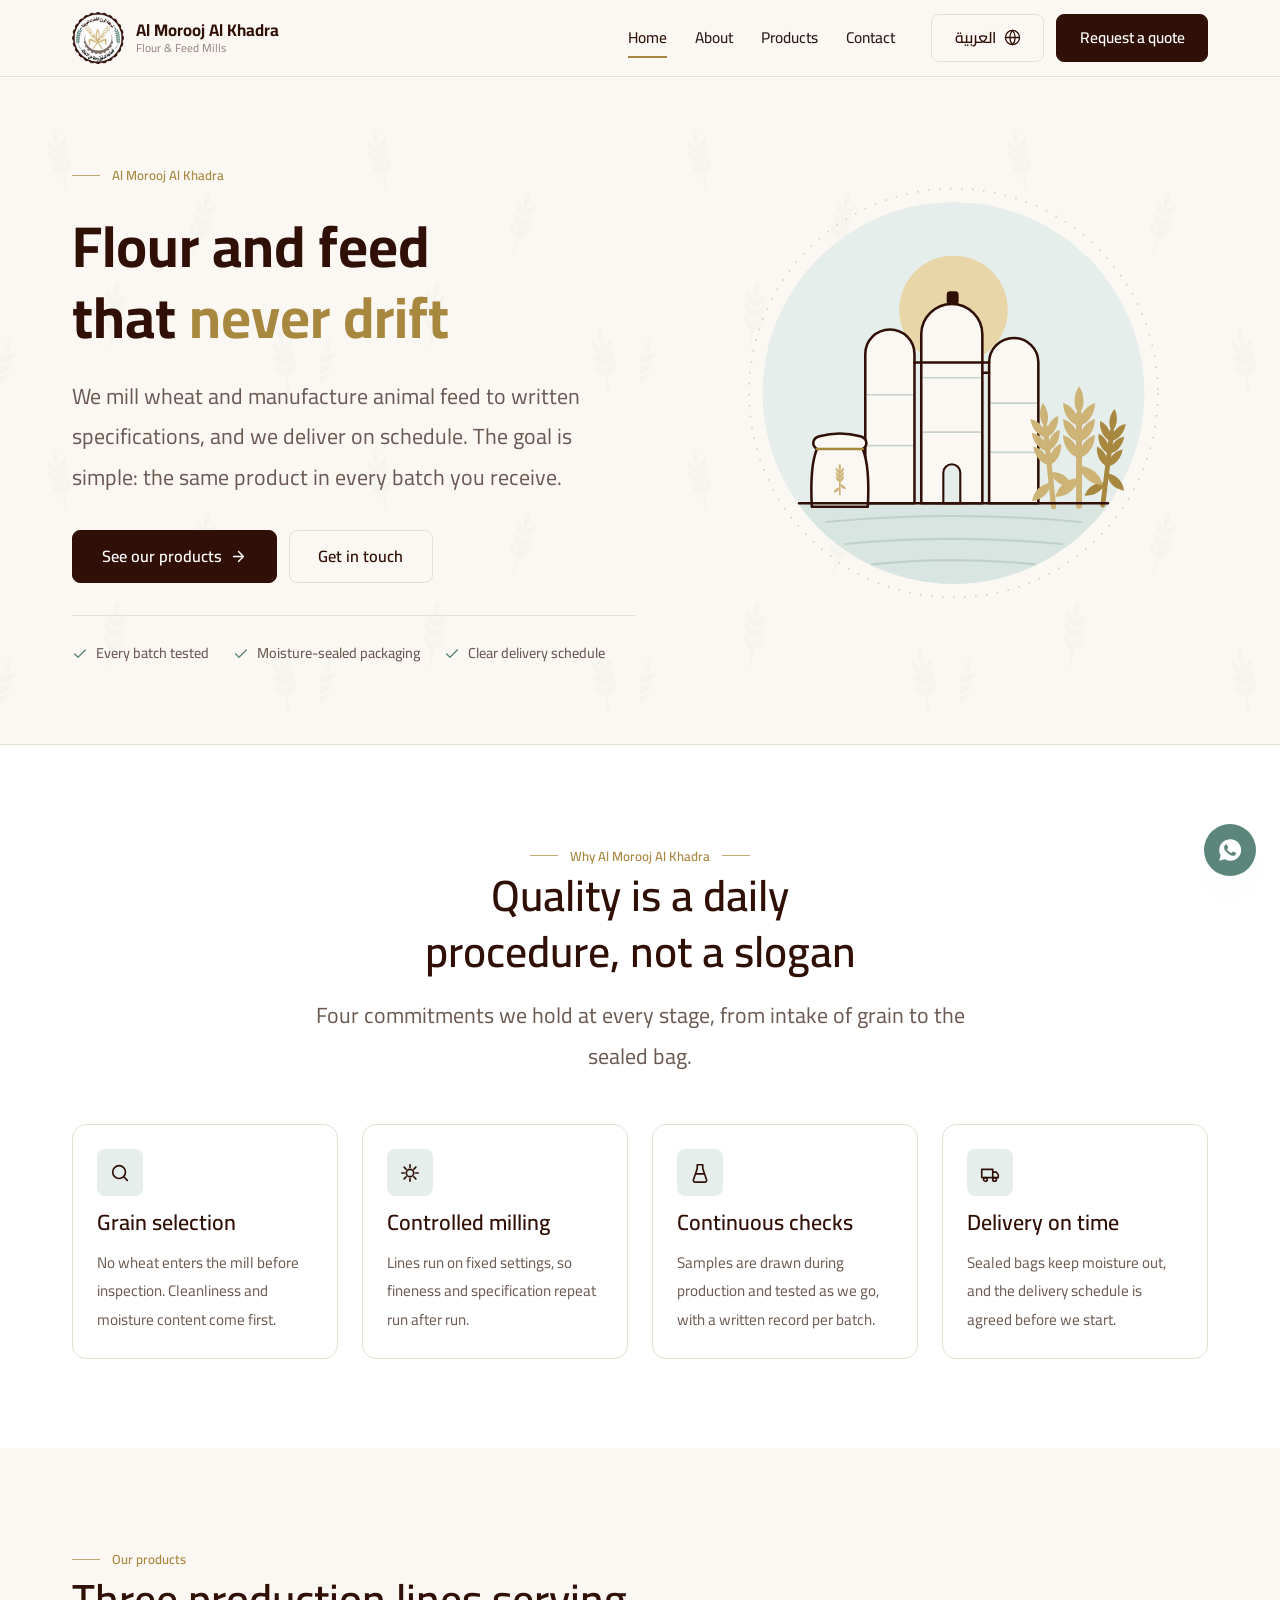
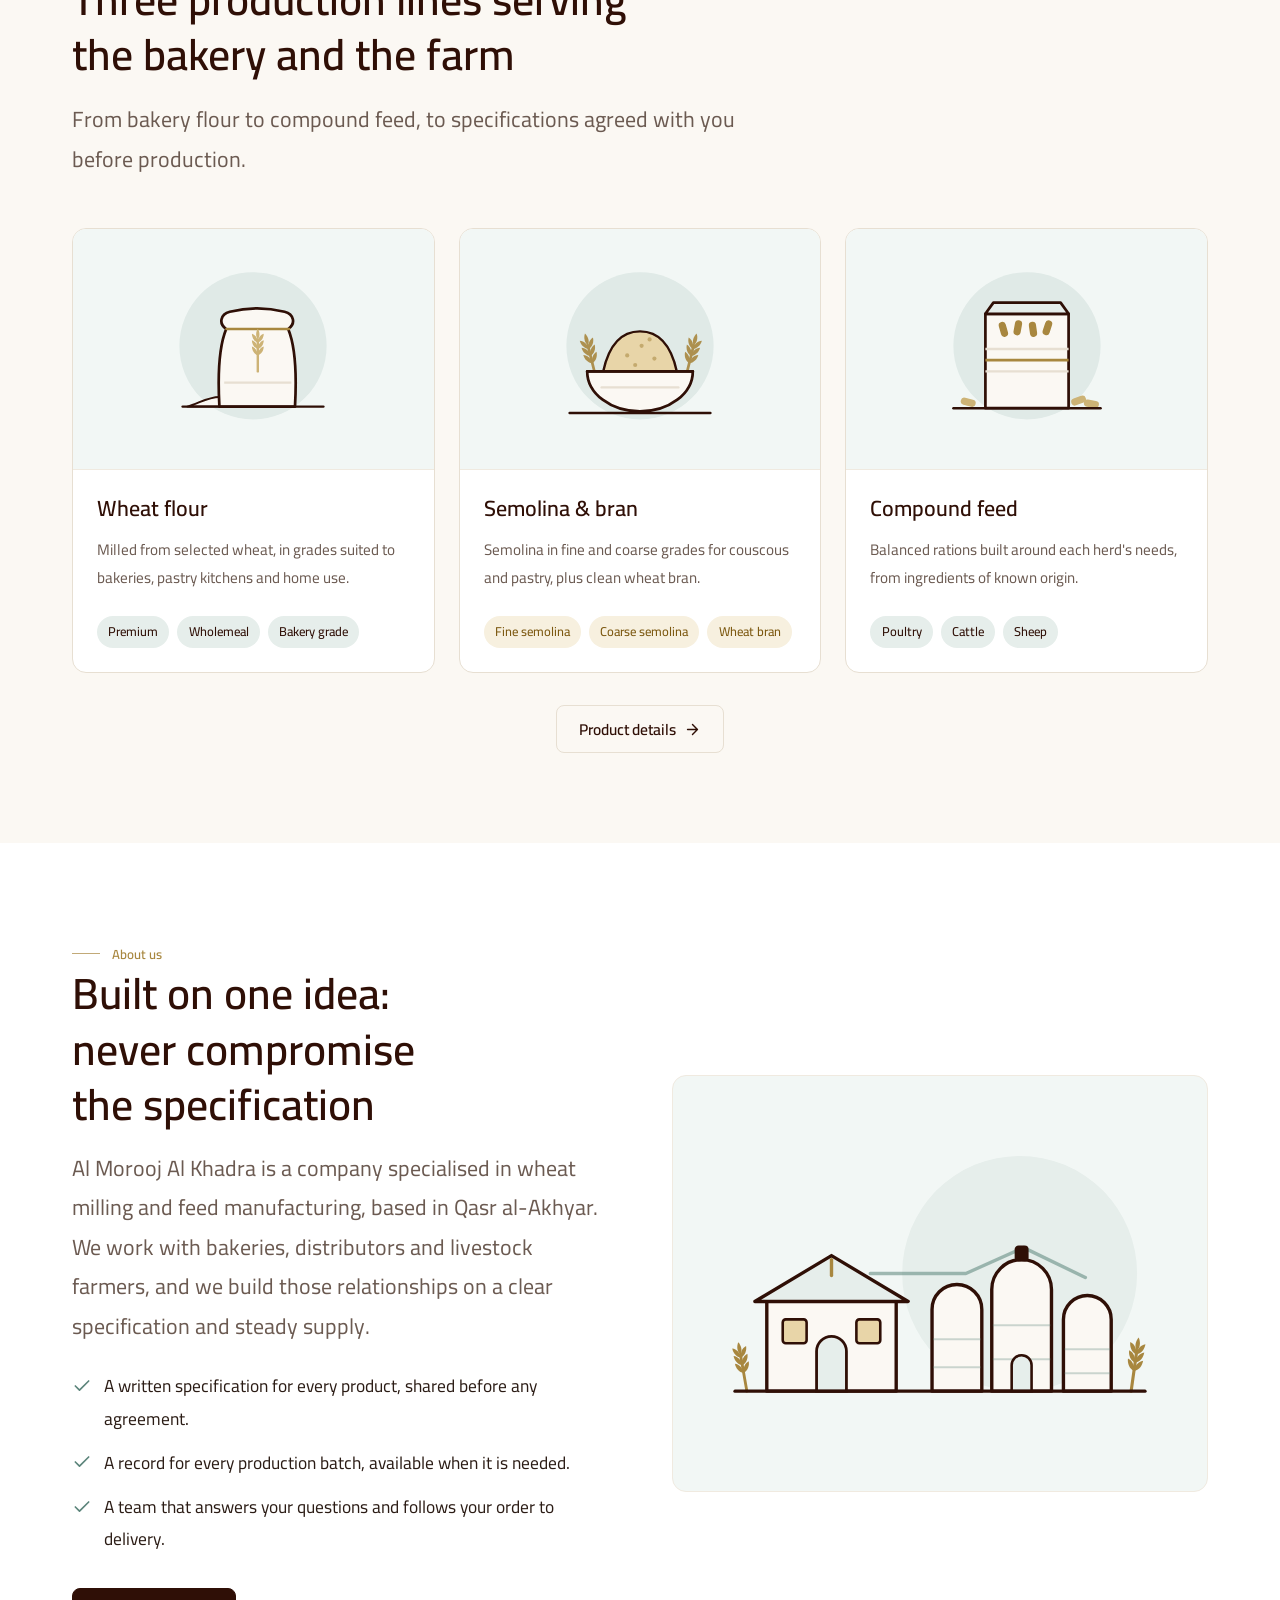
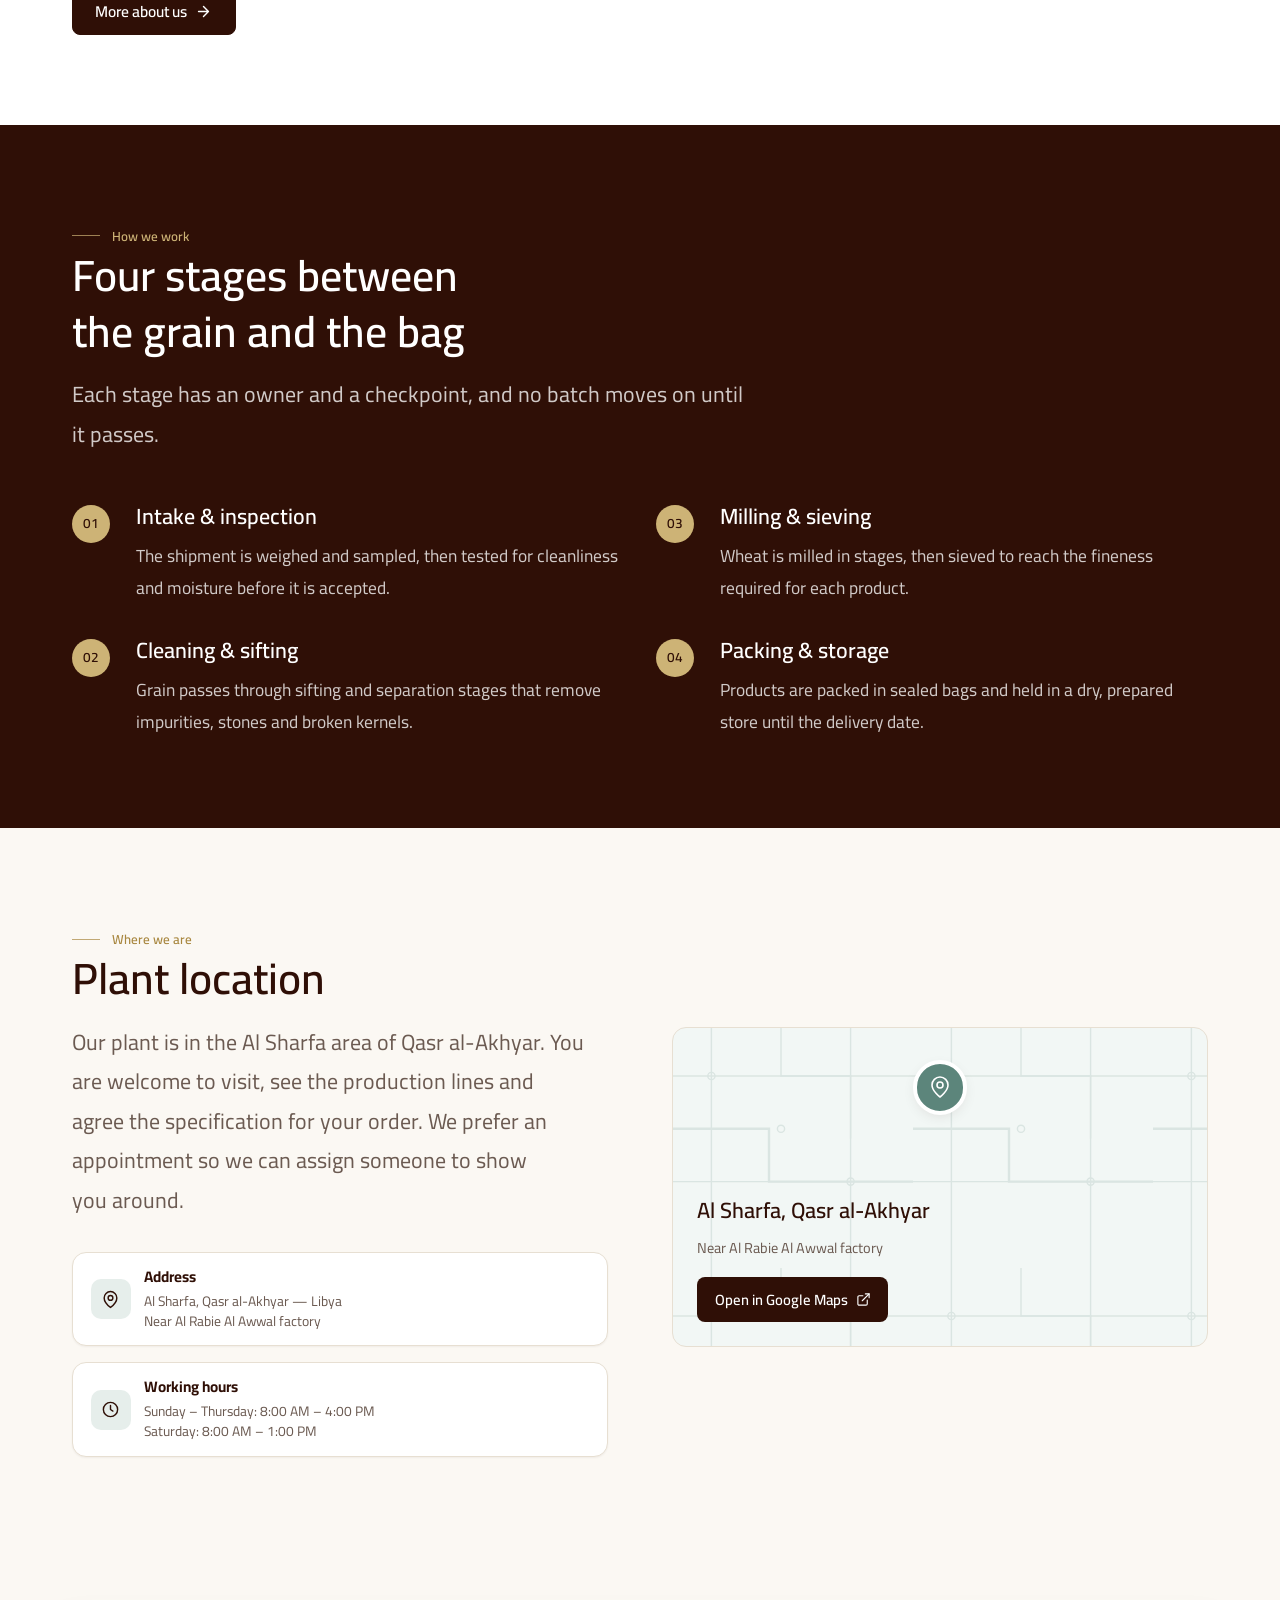
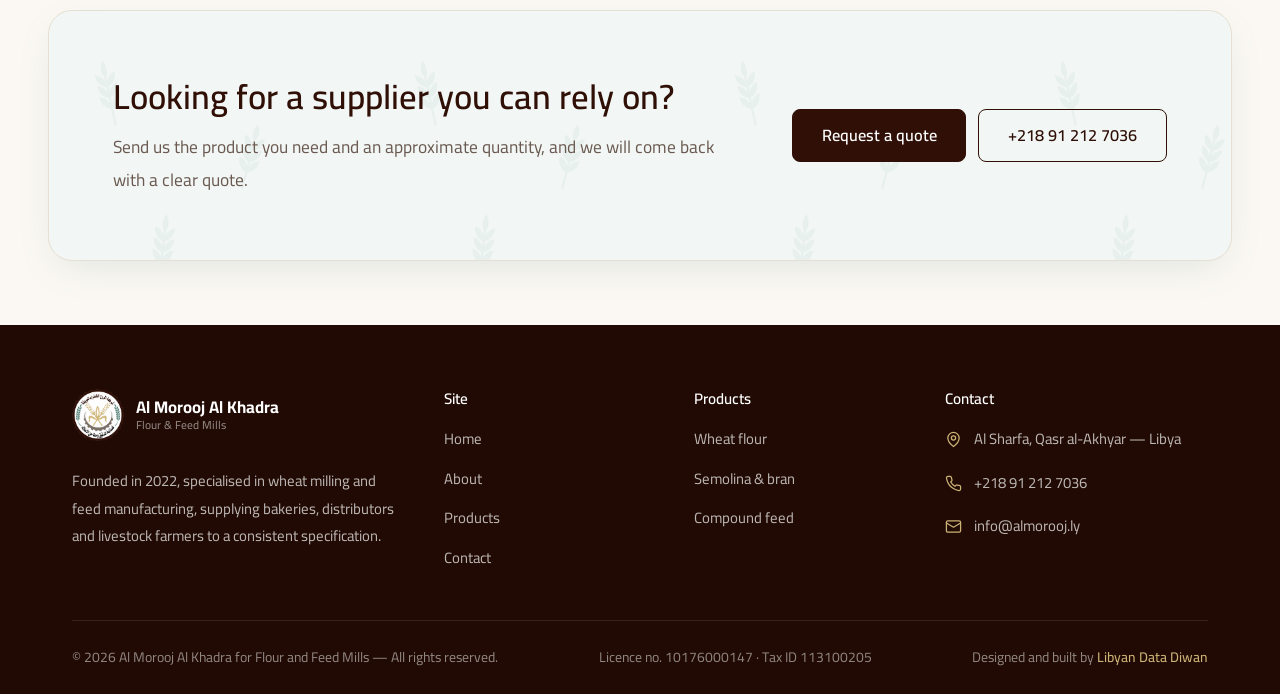
<file: index.html>
<!DOCTYPE html>
<html lang="ar" dir="rtl">
<head>
<meta charset="utf-8">
<meta name="viewport" content="width=device-width, initial-scale=1">

<title>المروج الخضراء العريقة | صناعة الدقيق ومطاحن الأعلاف</title>
<meta name="description" content="شركة المروج الخضراء العريقة تنتج دقيق القمح والسميد والنخالة وأعلاف الدواجن والماشية">
<script>
(function () {
  var language = 'en';
  try {
    if (localStorage.getItem('almorooj-language') === 'ar') {
      language = 'ar';
    }
  } catch (error) {
    console.warn('Could not read the saved language preference', error);
  }

  if (language === 'en' && /^\/(?:index\.html)?$/.test(location.pathname)) {
    location.replace('/en/' + location.search + location.hash);
  }
})();
</script>
<meta name="author" content="شركة المروج الخضراء العريقة لصناعة الدقيق ومطاحن الأعلاف">
<meta name="theme-color" content="#2f0f06">
<link rel="canonical" href="https://almorooj.ly/">
<link rel="alternate" hreflang="ar" href="https://almorooj.ly/">
<link rel="alternate" hreflang="en" href="https://almorooj.ly/en/">
<link rel="alternate" hreflang="x-default" href="https://almorooj.ly/en/">

<!-- مشاركة على الشبكات الاجتماعية -->
<meta property="og:type" content="website">
<meta property="og:locale" content="ar_LY">
<meta property="og:locale:alternate" content="en_US">
<meta property="og:site_name" content="المروج الخضراء العريقة">
<meta property="og:title" content="المروج الخضراء العريقة | صناعة الدقيق ومطاحن الأعلاف">
<meta property="og:description" content="دقيق القمح والسميد والنخالة وأعلاف الدواجن والماشية من شركة المروج الخضراء العريقة">
<meta property="og:url" content="https://almorooj.ly/">
<meta property="og:image" content="https://almorooj.ly/assets/img/og-image.png">
<meta property="og:image:width" content="1200">
<meta property="og:image:height" content="630">
<meta name="twitter:card" content="summary_large_image">

<!-- الأيقونات -->
<link rel="icon" href="assets/img/favicon.svg" type="image/svg+xml">
<link rel="icon" href="assets/img/favicon-32.png" sizes="32x32" type="image/png">
<link rel="icon" href="assets/img/favicon-192.png" sizes="192x192" type="image/png">
<link rel="apple-touch-icon" href="assets/img/apple-touch-icon.png">
<link rel="manifest" href="site.webmanifest">

<!-- الخطوط والأنماط -->
<link rel="preload" href="assets/fonts/cairo-arabic.woff2" as="font" type="font/woff2" crossorigin>
<link rel="preload" href="assets/fonts/cairo-latin.woff2" as="font" type="font/woff2" crossorigin>
<link rel="stylesheet" href="assets/css/fonts.css">
<link rel="stylesheet" href="assets/css/base.css">
<link rel="stylesheet" href="assets/css/components.css">
<script src="assets/js/main.js" defer></script>
<noscript><style>.reveal { opacity: 1; transform: none; }</style></noscript>

<!-- بيانات منظّمة لمحركات البحث -->
<script type="application/ld+json">
{
  "@context": "https://schema.org",
  "@type": ["Organization", "LocalBusiness"],
  "@id": "https://almorooj.ly/#organization",
  "name": "شركة المروج الخضراء العريقة لصناعة الدقيق ومطاحن الأعلاف",
  "alternateName": "Al Morooj Al Khadra for Flour and Feed Mills",
  "url": "https://almorooj.ly/",
  "logo": "https://almorooj.ly/assets/img/logo.png",
  "image": "https://almorooj.ly/assets/img/og-image.png",
  "description": "صناعة دقيق القمح بأنواعه والسميد والنخالة وأعلاف الدواجن والماشية",
  "foundingDate": "2022",
  "email": "info@almorooj.ly",
  "telephone": "+218-91-212-7036",
  "taxID": "113100205",
  "identifier": [
    {
      "@type": "PropertyValue",
      "name": "رقم الترخيص التجاري",
      "value": "10176000147"
    }
  ],
  "address": {
    "@type": "PostalAddress",
    "streetAddress": "منطقة الشرفة، بالقرب من مصنع الربيع الأول",
    "addressLocality": "قصر الأخيار",
    "addressCountry": "LY"
  },
  "geo": {
    "@type": "GeoCoordinates",
    "latitude": 32.711168,
    "longitude": 13.828488
  },
  "hasMap": "https://www.google.com/maps/search/?api=1&query=32.711167,13.8285",
  "openingHoursSpecification": [
    {
      "@type": "OpeningHoursSpecification",
      "dayOfWeek": ["Sunday", "Monday", "Tuesday", "Wednesday", "Thursday"],
      "opens": "08:00",
      "closes": "16:00"
    },
    {
      "@type": "OpeningHoursSpecification",
      "dayOfWeek": "Saturday",
      "opens": "08:00",
      "closes": "13:00"
    }
  ]
}
</script>
</head>

<body>
<a class="skip-link" href="#main">تخطَّ إلى المحتوى</a>

<!-- ══════════ الترويسة ══════════ -->
<header class="site-header">
  <div class="container site-header__inner">
    <a class="brand" href="index.html" aria-label="المروج الخضراء العريقة — الصفحة الرئيسية">
      <img class="brand__mark" src="assets/img/logo-small.png" alt="" width="160" height="160">
      <span class="brand__text">
        <span class="brand__name">المروج الخضراء العريقة</span>
        <span class="brand__sub">لصناعة الدقيق ومطاحن الأعلاف</span>
      </span>
    </a>

    <button class="nav-toggle" type="button" aria-expanded="false" aria-controls="primary-nav" aria-label="فتح القائمة">
      <span></span>
    </button>

    <nav class="nav" id="primary-nav" aria-label="التنقل الرئيسي">
      <ul class="nav__list">
        <li><a class="nav__link" href="index.html" aria-current="page">الرئيسية</a></li>
        <li><a class="nav__link" href="about.html">من نحن</a></li>
        <li><a class="nav__link" href="products.html">المنتجات</a></li>
        <li><a class="nav__link" href="contact.html">اتصل بنا</a></li>
      </ul>
      <div class="nav__actions">
        <a class="lang-switch" href="en/index.html" hreflang="en" lang="en" dir="ltr">
          <svg viewBox="0 0 24 24" fill="none" stroke="currentColor" stroke-width="1.8" aria-hidden="true"><circle cx="12" cy="12" r="10"/><path d="M2 12h20M12 2a15 15 0 0 1 0 20 15 15 0 0 1 0-20z"/></svg>
          English
        </a>
        <a class="btn" href="contact.html">اطلب عرض سعر</a>
      </div>
    </nav>
  </div>
</header>

<main id="main">

  <!-- ══════════ الواجهة ══════════ -->
  <section class="hero">
    <div class="container hero__inner">
      <div>
        <span class="eyebrow">شركة المروج الخضراء العريقة</span>
        <h1 class="hero__title">دقيق القمح<br>وأعلاف الدواجن والماشية</h1>
        <p class="hero__text">
          تنتج الشركة دقيق القمح والسميد والنخالة، وأعلافاً للدواجن والأبقار والأغنام
        </p>

        <div class="hero__actions">
          <a class="btn btn--lg" href="products.html">
            تصفّح منتجاتنا
            <svg class="btn__arrow" viewBox="0 0 24 24" fill="none" stroke="currentColor" stroke-width="2" stroke-linecap="round" stroke-linejoin="round" aria-hidden="true"><path d="M19 12H5m7-7-7 7 7 7"/></svg>
          </a>
          <a class="btn btn--ghost btn--lg" href="contact.html">تواصل معنا</a>
        </div>

        <ul class="hero__badges">
          <li class="hero__badge">
            <svg viewBox="0 0 24 24" fill="none" stroke="currentColor" stroke-width="2" stroke-linecap="round" stroke-linejoin="round" aria-hidden="true"><path d="M20 6 9 17l-5-5"/></svg>
            دقيق القمح
          </li>
          <li class="hero__badge">
            <svg viewBox="0 0 24 24" fill="none" stroke="currentColor" stroke-width="2" stroke-linecap="round" stroke-linejoin="round" aria-hidden="true"><path d="M20 6 9 17l-5-5"/></svg>
            السميد والنخالة
          </li>
          <li class="hero__badge">
            <svg viewBox="0 0 24 24" fill="none" stroke="currentColor" stroke-width="2" stroke-linecap="round" stroke-linejoin="round" aria-hidden="true"><path d="M20 6 9 17l-5-5"/></svg>
            أعلاف للدواجن والماشية
          </li>
        </ul>
      </div>

      <div class="hero__figure">
        <img src="assets/img/illus-hero.svg" alt="صوامع لتخزين الحبوب وسنابل قمح وكيس دقيق" width="600" height="540" fetchpriority="high">
      </div>
    </div>
  </section>

  <!-- ══════════ المنتجات ══════════ -->
  <section class="section">
    <div class="container">
      <div class="section-head reveal">
        <span class="eyebrow">منتجاتنا</span>
        <h2>منتجاتنا من الدقيق والسميد والأعلاف</h2>
        <p>دقيق القمح بدرجات مختلفة، والسميد والنخالة، وأعلاف للدواجن والأبقار والأغنام</p>
      </div>

      <div class="grid grid--3">
        <article class="product-card reveal">
          <div class="product-card__figure">
            <img src="assets/img/illus-flour.svg" alt="كيس دقيق قمح" width="220" height="220" loading="lazy">
          </div>
          <div class="product-card__body">
            <h3>دقيق القمح</h3>
            <p>دقيق قمح بدرجات مختلفة للمخابز والحلويات والاستخدام المنزلي</p>
            <div class="product-card__list">
              <span class="tag">دقيق فاخر</span>
              <span class="tag">دقيق أسمر</span>
              <span class="tag">دقيق مخابز</span>
            </div>
          </div>
        </article>

        <article class="product-card reveal">
          <div class="product-card__figure">
            <img src="assets/img/illus-semolina.svg" alt="سميد ونخالة قمح" width="220" height="220" loading="lazy">
          </div>
          <div class="product-card__body">
            <h3>السميد والنخالة</h3>
            <p>سميد بدرجتَي نعومة وخشونة للكسكسي والمعجّنات، ونخالة قمح نظيفة صالحة للتغذية</p>
            <div class="product-card__list">
              <span class="tag tag--wheat">سميد ناعم</span>
              <span class="tag tag--wheat">سميد خشن</span>
              <span class="tag tag--wheat">نخالة قمح</span>
            </div>
          </div>
        </article>

        <article class="product-card reveal">
          <div class="product-card__figure">
            <img src="assets/img/illus-feed.svg" alt="أكياس أعلاف للدواجن والماشية" width="220" height="220" loading="lazy">
          </div>
          <div class="product-card__body">
            <h3>أعلاف الدواجن والماشية</h3>
            <p>أعلاف للدواجن والأبقار والأغنام، ويمكن التواصل للاستفسار عن المنتجات المتاحة</p>
            <div class="product-card__list">
              <span class="tag">أعلاف دواجن</span>
              <span class="tag">أعلاف أبقار</span>
              <span class="tag">أعلاف أغنام</span>
            </div>
          </div>
        </article>
      </div>

      <p class="text-center" style="margin-block-start: var(--sp-6)">
        <a class="btn btn--ghost" href="products.html">
          تفاصيل كل منتج
          <svg class="btn__arrow" viewBox="0 0 24 24" fill="none" stroke="currentColor" stroke-width="2" stroke-linecap="round" stroke-linejoin="round" aria-hidden="true"><path d="M19 12H5m7-7-7 7 7 7"/></svg>
        </a>
      </p>
    </div>
  </section>

  <!-- ══════════ نبذة ══════════ -->
  <section class="section section--paper">
    <div class="container split">
      <div class="reveal">
        <span class="eyebrow">من نحن</span>
        <h2>طحن القمح وإنتاج الأعلاف</h2>
        <p class="lead" style="margin-block-start: var(--sp-4)">
          تشمل منتجات الشركة دقيق القمح والسميد والنخالة، إلى جانب أعلاف الدواجن والأبقار والأغنام
        </p>
        <ul class="check-list">
          <li>
            <svg viewBox="0 0 24 24" fill="none" stroke="currentColor" stroke-width="2" stroke-linecap="round" stroke-linejoin="round" aria-hidden="true"><path d="M20 6 9 17l-5-5"/></svg>
            <span>تأسست الشركة عام 2022</span>
          </li>
          <li>
            <svg viewBox="0 0 24 24" fill="none" stroke="currentColor" stroke-width="2" stroke-linecap="round" stroke-linejoin="round" aria-hidden="true"><path d="M20 6 9 17l-5-5"/></svg>
            <span>النشاط: طحن القمح وإنتاج الأعلاف</span>
          </li>
          <li>
            <svg viewBox="0 0 24 24" fill="none" stroke="currentColor" stroke-width="2" stroke-linecap="round" stroke-linejoin="round" aria-hidden="true"><path d="M20 6 9 17l-5-5"/></svg>
            <span>المنتجات: دقيق القمح والسميد والنخالة والأعلاف</span>
          </li>
        </ul>
        <p style="margin-block-start: var(--sp-6)">
          <a class="btn" href="about.html">
            تعرّف علينا أكثر
            <svg class="btn__arrow" viewBox="0 0 24 24" fill="none" stroke="currentColor" stroke-width="2" stroke-linecap="round" stroke-linejoin="round" aria-hidden="true"><path d="M19 12H5m7-7-7 7 7 7"/></svg>
          </a>
        </p>
      </div>

      <div class="split__figure reveal">
        <img src="assets/img/illus-mill.svg" alt="مبنى المطحنة وصوامع تخزين الحبوب" width="440" height="320" loading="lazy">
      </div>
    </div>
  </section>

  <!-- ══════════ الموقع ══════════ -->
  <section class="section">
    <div class="container split">
      <div class="reveal">
        <span class="eyebrow">أين نحن</span>
        <h2>موقع المصنع</h2>
        <p class="lead" style="margin-block-start: var(--sp-4)">
          مصنعنا في منطقة الشرفة بمدينة قصر الأخيار، ونرحّب بزيارتك للاطلاع على خطوط الإنتاج والاتفاق على مواصفات طلبك
          نفضّل تحديد موعد مسبق حتى نخصّص لك من يرافقك في الجولة
        </p>

        <div class="grid" style="margin-block-start: var(--sp-6); gap: var(--sp-4)">
          <div class="contact-card">
            <span class="contact-card__icon" aria-hidden="true">
              <svg viewBox="0 0 24 24" fill="none" stroke="currentColor" stroke-width="1.8" stroke-linecap="round" stroke-linejoin="round"><path d="M20 10c0 6-8 12-8 12s-8-6-8-12a8 8 0 0 1 16 0z"/><circle cx="12" cy="10" r="3"/></svg>
            </span>
            <div>
              <h3>العنوان</h3>
              <p>منطقة الشرفة، قصر الأخيار — ليبيا<br><span class="muted">بالقرب من مصنع الربيع الأول</span></p>
            </div>
          </div>

          <div class="contact-card">
            <span class="contact-card__icon" aria-hidden="true">
              <svg viewBox="0 0 24 24" fill="none" stroke="currentColor" stroke-width="1.8" stroke-linecap="round" stroke-linejoin="round"><circle cx="12" cy="12" r="9"/><path d="M12 7v5l3 2"/></svg>
            </span>
            <div>
              <h3>أوقات العمل</h3>
              <p>الأحد – الخميس: 8:00 صباحاً – 4:00 مساءً<br>السبت: 8:00 صباحاً – 1:00 ظهراً</p>
            </div>
          </div>
        </div>
      </div>

      <!-- ضغطة واحدة تفتح تطبيق خرائط جوجل على الجوال، أو تبويباً جديداً على الحاسوب -->
      <a class="map-card reveal" href="https://www.google.com/maps/search/?api=1&amp;query=32.711167%2C13.8285" target="_blank" rel="noopener">
        <span class="map-card__pin" aria-hidden="true">
          <svg viewBox="0 0 24 24" fill="none" stroke="currentColor" stroke-width="1.6" stroke-linecap="round" stroke-linejoin="round"><path d="M20 10c0 6-8 12-8 12s-8-6-8-12a8 8 0 0 1 16 0z"/><circle cx="12" cy="10" r="3"/></svg>
        </span>
        <span class="map-card__body">
          <strong>منطقة الشرفة، قصر الأخيار</strong>
          <small>بالقرب من مصنع الربيع الأول</small>
        </span>
        <span class="map-card__cta">
          افتح في خرائط جوجل
          <svg viewBox="0 0 24 24" fill="none" stroke="currentColor" stroke-width="1.8" stroke-linecap="round" stroke-linejoin="round" aria-hidden="true"><path d="M15 3h6v6"/><path d="M10 14 21 3"/><path d="M18 13v6a2 2 0 0 1-2 2H5a2 2 0 0 1-2-2V8a2 2 0 0 1 2-2h6"/></svg>
        </span>
      </a>
    </div>
  </section>

  <!-- ══════════ دعوة للتواصل ══════════ -->
  <section class="cta-band">
    <div class="container cta-band__inner">
      <div>
        <h2>تبحث عن مورّد تثق في انتظامه؟</h2>
        <p>أرسل لنا احتياجك ونوع المنتج والكمية التقريبية، ونعود إليك بعرض واضح</p>
      </div>
      <div class="cta-band__actions">
        <a class="btn btn--light btn--lg" href="contact.html">اطلب عرض سعر</a>
        <a class="btn btn--wheat btn--lg" href="tel:+218912127036" dir="ltr">+218 91 212 7036</a>
      </div>
    </div>
  </section>

</main>

<!-- ══════════ التذييل ══════════ -->
<footer class="site-footer">
  <div class="container">
    <div class="site-footer__grid">
      <div>
        <div class="brand">
          <img class="brand__mark" src="assets/img/logo-small.png" alt="" width="160" height="160" loading="lazy">
          <span class="brand__text">
            <span class="brand__name">المروج الخضراء العريقة</span>
            <span class="brand__sub">لصناعة الدقيق ومطاحن الأعلاف</span>
          </span>
        </div>
        <p class="site-footer__about">
          شركة تأسّست عام <span dir="ltr">2022</span>، وتنتج دقيق القمح والسميد والنخالة والأعلاف
        </p>
      </div>

      <nav aria-label="روابط الموقع">
        <h4>الموقع</h4>
        <ul class="footer-links">
          <li><a href="index.html">الرئيسية</a></li>
          <li><a href="about.html">من نحن</a></li>
          <li><a href="products.html">المنتجات</a></li>
          <li><a href="contact.html">اتصل بنا</a></li>
        </ul>
      </nav>

      <nav aria-label="روابط المنتجات">
        <h4>المنتجات</h4>
        <ul class="footer-links">
          <li><a href="products.html#flour">دقيق القمح</a></li>
          <li><a href="products.html#semolina">السميد والنخالة</a></li>
          <li><a href="products.html#feed">الأعلاف</a></li>
        </ul>
      </nav>

      <div>
        <h4>للتواصل</h4>
        <ul class="footer-contact">
          <li>
            <svg viewBox="0 0 24 24" fill="none" stroke="currentColor" stroke-width="1.8" stroke-linecap="round" stroke-linejoin="round" aria-hidden="true"><path d="M20 10c0 6-8 12-8 12s-8-6-8-12a8 8 0 0 1 16 0z"/><circle cx="12" cy="10" r="3"/></svg>
            <span>منطقة الشرفة، قصر الأخيار — ليبيا</span>
          </li>
          <li>
            <svg viewBox="0 0 24 24" fill="none" stroke="currentColor" stroke-width="1.8" stroke-linecap="round" stroke-linejoin="round" aria-hidden="true"><path d="M22 16.9v3a2 2 0 0 1-2.2 2 19.8 19.8 0 0 1-8.6-3.1 19.5 19.5 0 0 1-6-6A19.8 19.8 0 0 1 2.1 4.2 2 2 0 0 1 4.1 2h3a2 2 0 0 1 2 1.7c.1 1 .4 1.9.7 2.8a2 2 0 0 1-.5 2.1L8.1 9.9a16 16 0 0 0 6 6l1.3-1.3a2 2 0 0 1 2.1-.4c.9.3 1.8.5 2.8.6a2 2 0 0 1 1.7 2.1z"/></svg>
            <a href="tel:+218912127036" dir="ltr">+218 91 212 7036</a>
          </li>
          <li>
            <svg viewBox="0 0 24 24" fill="none" stroke="currentColor" stroke-width="1.8" stroke-linecap="round" stroke-linejoin="round" aria-hidden="true"><rect x="2" y="4" width="20" height="16" rx="2"/><path d="m2 7 10 6 10-6"/></svg>
            <a href="mailto:info@almorooj.ly" dir="ltr">info@almorooj.ly</a>
          </li>
        </ul>
      </div>
    </div>

    <div class="site-footer__bottom">
      <p>© <span data-year>2026</span> شركة المروج الخضراء العريقة لصناعة الدقيق ومطاحن الأعلاف — جميع الحقوق محفوظة</p>
      <p>ترخيص رقم <span dir="ltr">10176000147</span> · الرقم الضريبي <span dir="ltr">113100205</span></p>
      <p class="site-footer__credit">تصميم وتطوير <a href="https://ldd.ly" target="_blank" rel="noopener">ديوان البيانات الليبي</a></p>
    </div>
  </div>
</footer>

<a class="whatsapp-fab" href="https://wa.me/218912127036" target="_blank" rel="noopener" aria-label="تواصل عبر واتساب">
  <svg viewBox="0 0 24 24" fill="currentColor" aria-hidden="true"><path d="M12 2a10 10 0 0 0-8.6 15L2 22l5.2-1.4A10 10 0 1 0 12 2zm5.2 14.1c-.2.6-1.2 1.2-1.7 1.2-.5.1-1 .2-3.2-.7a11.4 11.4 0 0 1-4.7-4.1c-.3-.5-1-1.5-1-2.9 0-1.3.7-2 1-2.3.2-.3.5-.3.7-.3h.5c.2 0 .4 0 .6.5l.8 2c.1.2.1.4 0 .5l-.4.5-.3.4c-.1.1-.3.3-.1.6.2.3.7 1.2 1.5 1.9 1 .9 1.9 1.2 2.2 1.3.3.1.4.1.6-.1l.8-1c.2-.2.4-.2.6-.1l2 .9c.2.1.4.2.4.3.1.1.1.6-.1 1.2z"/></svg>
</a>

</body>
</html>
</file>
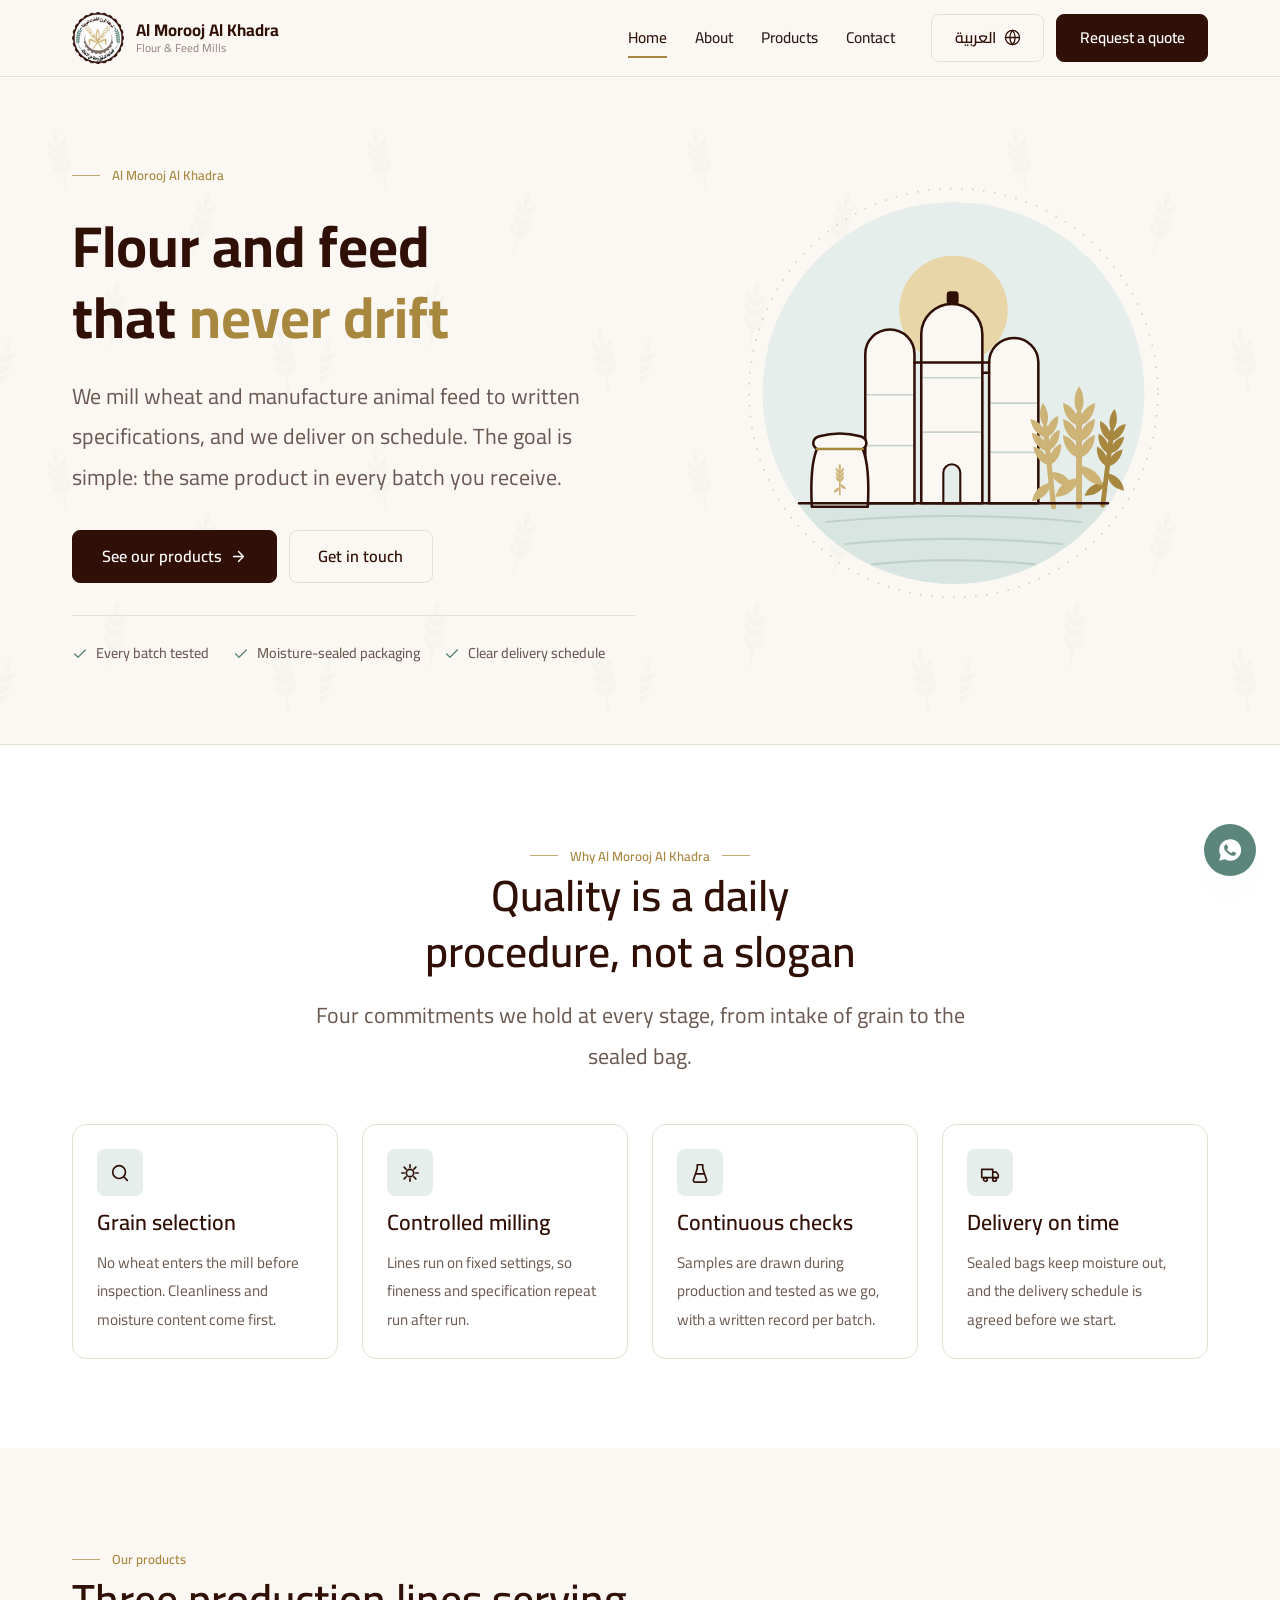
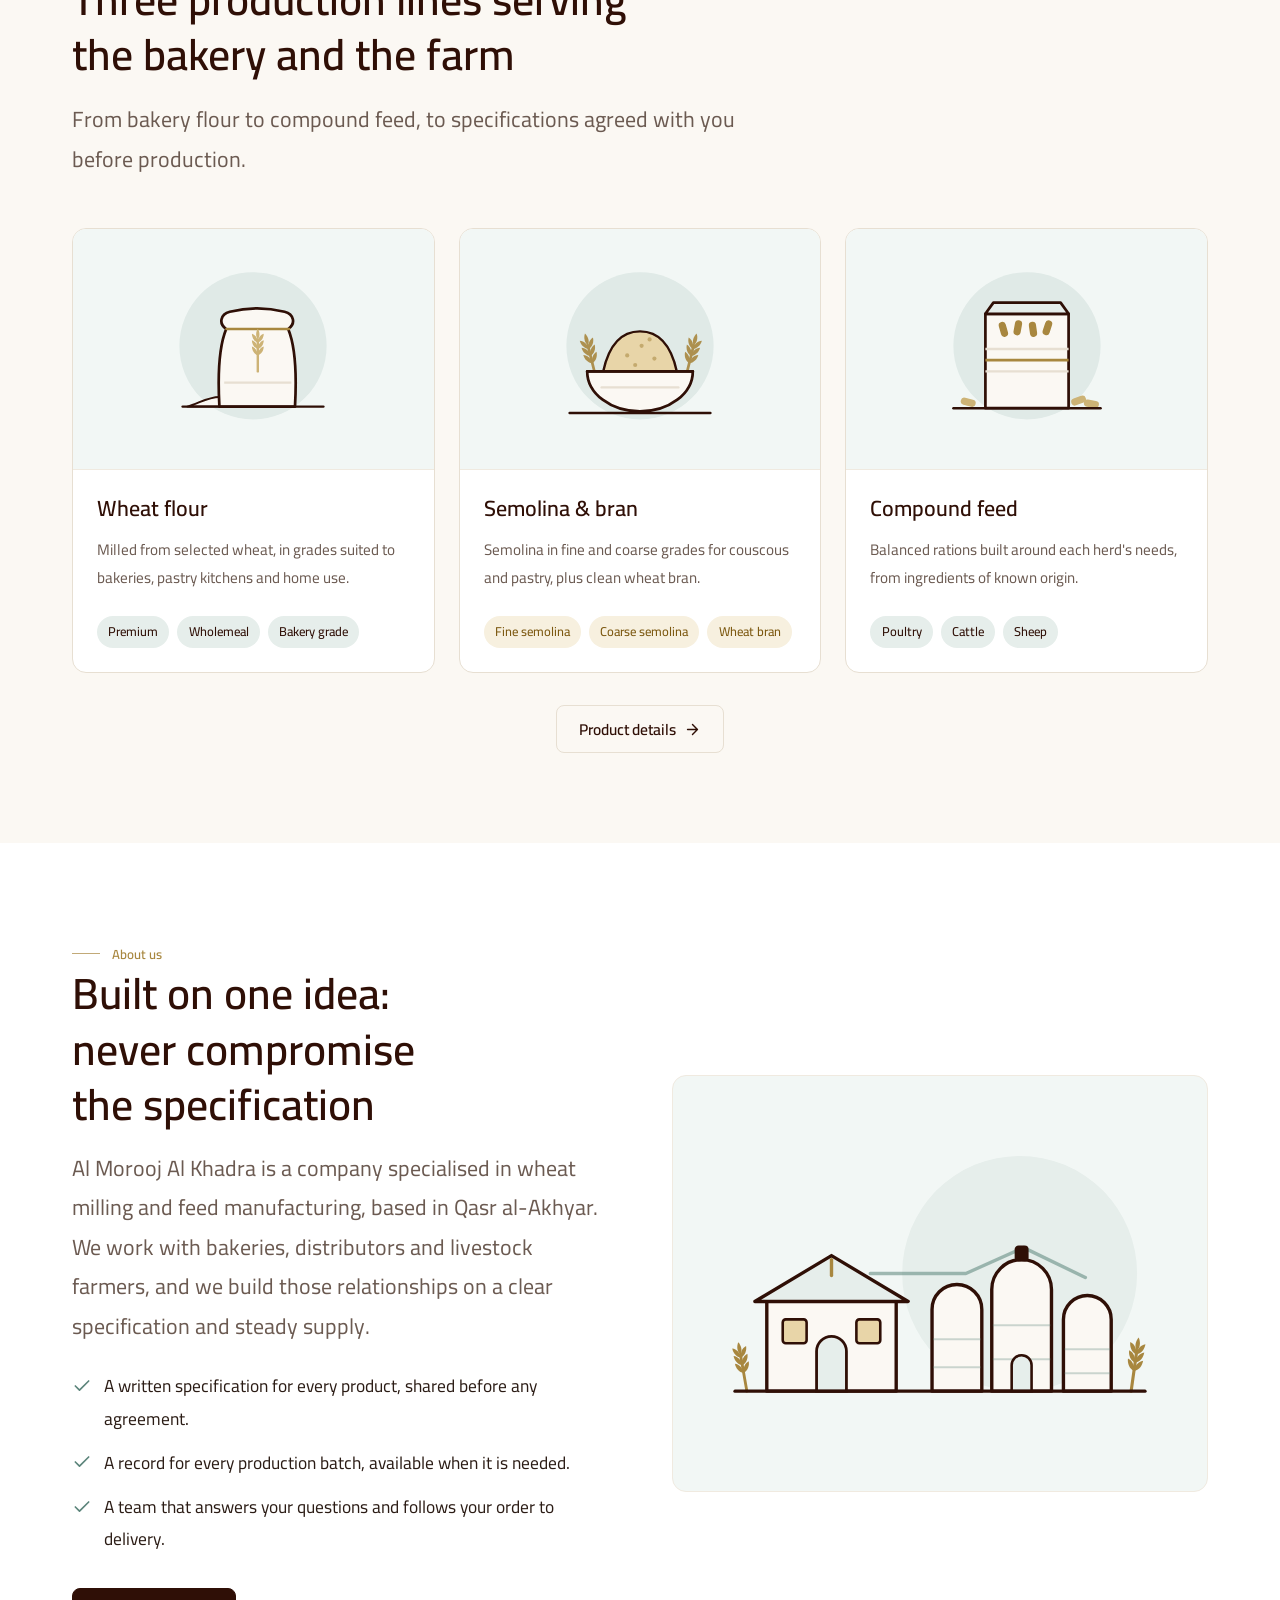
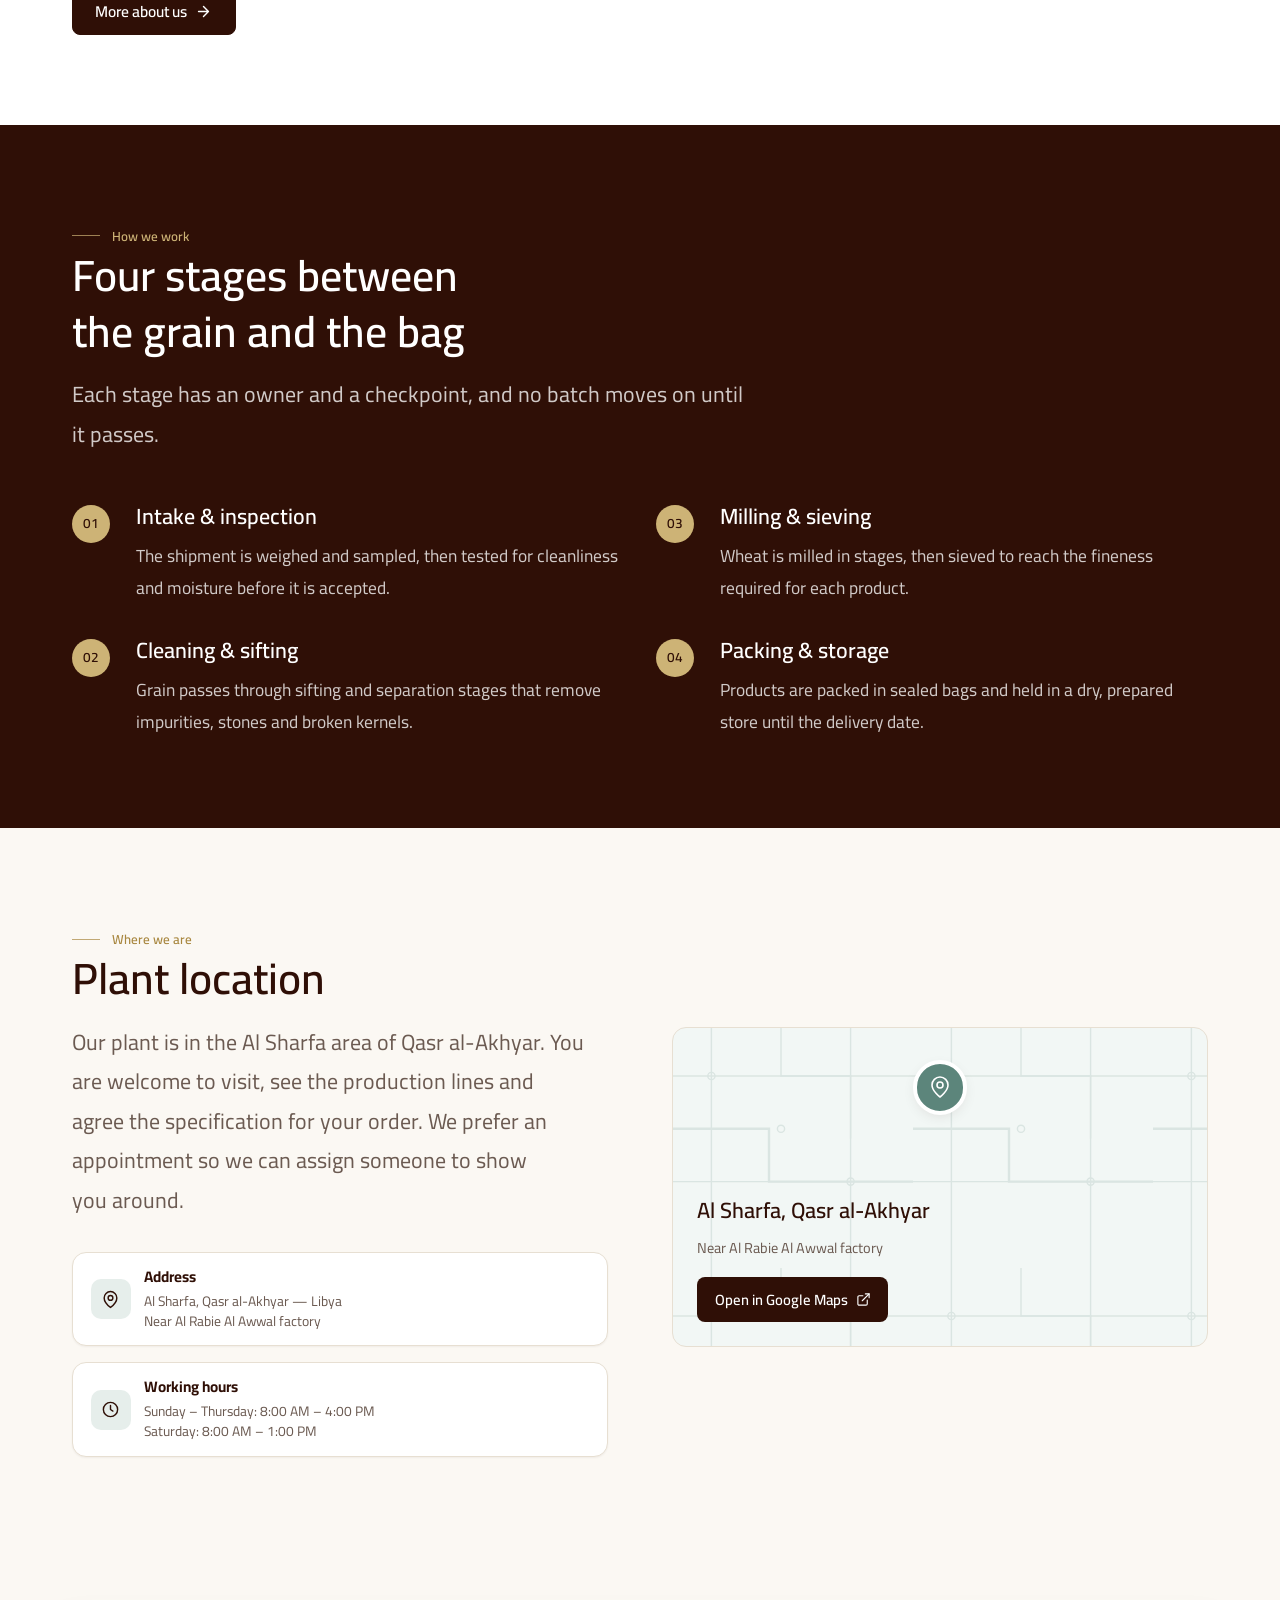
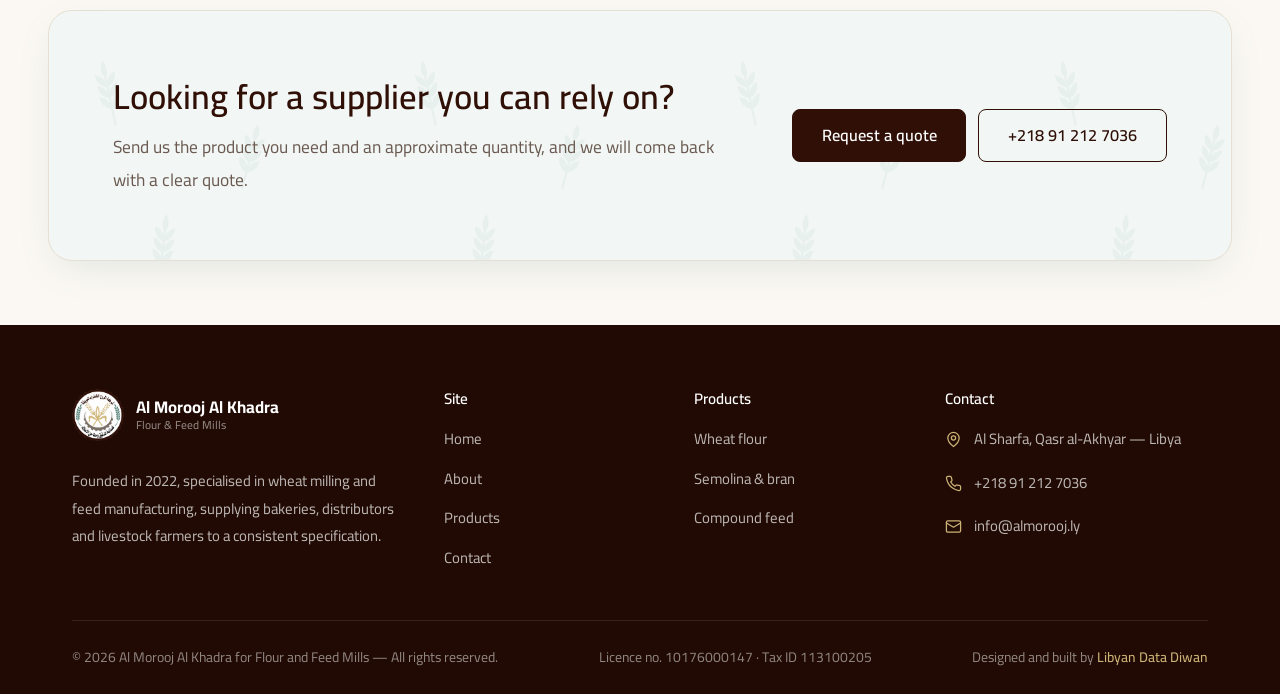
<file: en/index.html>
<!DOCTYPE html>
<html lang="en" dir="ltr">
<head>
<meta charset="utf-8">
<meta name="viewport" content="width=device-width, initial-scale=1">

<title>Al Morooj Al Khadra | Flour &amp; Feed Mills</title>
<meta name="description" content="A flour and feed mill in Qasr al-Akhyar, Libya. Wheat flour, semolina and bran, and compound feed for poultry and livestock — consistent specifications and reliable delivery.">
<meta name="author" content="Al Morooj Al Khadra for Flour and Feed Mills">
<meta name="theme-color" content="#2f0f06">
<link rel="canonical" href="https://almorooj.ly/en/">
<link rel="alternate" hreflang="ar" href="https://almorooj.ly/">
<link rel="alternate" hreflang="en" href="https://almorooj.ly/en/">
<link rel="alternate" hreflang="x-default" href="https://almorooj.ly/">

<meta property="og:type" content="website">
<meta property="og:locale" content="en_US">
<meta property="og:locale:alternate" content="ar_LY">
<meta property="og:site_name" content="Al Morooj Al Khadra">
<meta property="og:title" content="Al Morooj Al Khadra | Flour &amp; Feed Mills">
<meta property="og:description" content="Wheat flour, semolina and bran, and compound feed for poultry and livestock.">
<meta property="og:url" content="https://almorooj.ly/en/">
<meta property="og:image" content="https://almorooj.ly/assets/img/og-image.png">
<meta property="og:image:width" content="1200">
<meta property="og:image:height" content="630">
<meta name="twitter:card" content="summary_large_image">

<link rel="icon" href="../assets/img/favicon.svg" type="image/svg+xml">
<link rel="icon" href="../assets/img/favicon-32.png" sizes="32x32" type="image/png">
<link rel="icon" href="../assets/img/favicon-192.png" sizes="192x192" type="image/png">
<link rel="apple-touch-icon" href="../assets/img/apple-touch-icon.png">
<link rel="manifest" href="../site.webmanifest">

<link rel="preload" href="../assets/fonts/cairo-latin.woff2" as="font" type="font/woff2" crossorigin>
<link rel="stylesheet" href="../assets/css/fonts.css">
<link rel="stylesheet" href="../assets/css/base.css">
<link rel="stylesheet" href="../assets/css/components.css">
<script src="../assets/js/main.js" defer></script>
<noscript><style>.reveal { opacity: 1; transform: none; }</style></noscript>

<script type="application/ld+json">
{
  "@context": "https://schema.org",
  "@type": ["Organization", "LocalBusiness"],
  "@id": "https://almorooj.ly/#organization",
  "name": "Al Morooj Al Khadra for Flour and Feed Mills",
  "alternateName": "شركة المروج الخضراء العريقة لصناعة الدقيق ومطاحن الأعلاف",
  "url": "https://almorooj.ly/en/",
  "logo": "https://almorooj.ly/assets/img/logo.png",
  "image": "https://almorooj.ly/assets/img/og-image.png",
  "description": "Milling of wheat flour, semolina and bran, and manufacturing of compound feed for poultry and livestock.",
  "foundingDate": "2022",
  "email": "info@almorooj.ly",
  "telephone": "+218-91-212-7036",
  "taxID": "113100205",
  "identifier": [
    {
      "@type": "PropertyValue",
      "name": "Commercial licence number",
      "value": "10176000147"
    }
  ],
  "address": {
    "@type": "PostalAddress",
    "streetAddress": "Al Sharfa, near Al Rabie Al Awwal factory",
    "addressLocality": "Qasr al-Akhyar",
    "addressCountry": "LY"
  },
  "geo": {
    "@type": "GeoCoordinates",
    "latitude": 32.711168,
    "longitude": 13.828488
  },
  "hasMap": "https://www.google.com/maps/search/?api=1&query=32.711167,13.8285",
  "openingHoursSpecification": [
    {
      "@type": "OpeningHoursSpecification",
      "dayOfWeek": ["Sunday", "Monday", "Tuesday", "Wednesday", "Thursday"],
      "opens": "08:00",
      "closes": "16:00"
    },
    {
      "@type": "OpeningHoursSpecification",
      "dayOfWeek": "Saturday",
      "opens": "08:00",
      "closes": "13:00"
    }
  ]
}
</script>
</head>

<body>
<a class="skip-link" href="#main">Skip to content</a>

<!-- ══════════ Header ══════════ -->
<header class="site-header">
  <div class="container site-header__inner">
    <a class="brand" href="index.html" aria-label="Al Morooj Al Khadra — home">
      <img class="brand__mark" src="../assets/img/logo-small.png" alt="" width="160" height="160">
      <span class="brand__text">
        <span class="brand__name">Al Morooj Al Khadra</span>
        <span class="brand__sub">Flour &amp; Feed Mills</span>
      </span>
    </a>

    <button class="nav-toggle" type="button" aria-expanded="false" aria-controls="primary-nav" aria-label="Open menu">
      <span></span>
    </button>

    <nav class="nav" id="primary-nav" aria-label="Main navigation">
      <ul class="nav__list">
        <li><a class="nav__link" href="index.html" aria-current="page">Home</a></li>
        <li><a class="nav__link" href="about.html">About</a></li>
        <li><a class="nav__link" href="products.html">Products</a></li>
        <li><a class="nav__link" href="contact.html">Contact</a></li>
      </ul>
      <div class="nav__actions">
        <a class="lang-switch" href="../index.html" hreflang="ar" lang="ar" dir="rtl">
          <svg viewBox="0 0 24 24" fill="none" stroke="currentColor" stroke-width="1.8" aria-hidden="true"><circle cx="12" cy="12" r="10"/><path d="M2 12h20M12 2a15 15 0 0 1 0 20 15 15 0 0 1 0-20z"/></svg>
          العربية
        </a>
        <a class="btn" href="contact.html">Request a quote</a>
      </div>
    </nav>
  </div>
</header>

<main id="main">

  <!-- ══════════ Hero ══════════ -->
  <section class="hero">
    <div class="container hero__inner">
      <div>
        <span class="eyebrow">Al Morooj Al Khadra</span>
        <h1 class="hero__title">Flour and feed<br>that <em>never drift</em></h1>
        <p class="hero__text">
          We mill wheat and manufacture animal feed to written specifications, and we
          deliver on schedule. The goal is simple: the same product in every batch you receive.
        </p>

        <div class="hero__actions">
          <a class="btn btn--lg" href="products.html">
            See our products
            <svg class="btn__arrow" viewBox="0 0 24 24" fill="none" stroke="currentColor" stroke-width="2" stroke-linecap="round" stroke-linejoin="round" aria-hidden="true"><path d="M5 12h14m-7-7 7 7-7 7"/></svg>
          </a>
          <a class="btn btn--ghost btn--lg" href="contact.html">Get in touch</a>
        </div>

        <ul class="hero__badges">
          <li class="hero__badge">
            <svg viewBox="0 0 24 24" fill="none" stroke="currentColor" stroke-width="2" stroke-linecap="round" stroke-linejoin="round" aria-hidden="true"><path d="M20 6 9 17l-5-5"/></svg>
            Every batch tested
          </li>
          <li class="hero__badge">
            <svg viewBox="0 0 24 24" fill="none" stroke="currentColor" stroke-width="2" stroke-linecap="round" stroke-linejoin="round" aria-hidden="true"><path d="M20 6 9 17l-5-5"/></svg>
            Moisture-sealed packaging
          </li>
          <li class="hero__badge">
            <svg viewBox="0 0 24 24" fill="none" stroke="currentColor" stroke-width="2" stroke-linecap="round" stroke-linejoin="round" aria-hidden="true"><path d="M20 6 9 17l-5-5"/></svg>
            Clear delivery schedule
          </li>
        </ul>
      </div>

      <div class="hero__figure">
        <img src="../assets/img/illus-hero.svg" alt="Grain storage silos, wheat stalks and a flour sack" width="600" height="540" fetchpriority="high">
      </div>
    </div>
  </section>

  <!-- ══════════ Features ══════════ -->
  <section class="section section--paper">
    <div class="container">
      <div class="section-head section-head--center reveal">
        <span class="eyebrow">Why Al Morooj Al Khadra</span>
        <h2>Quality is a daily procedure, not a slogan</h2>
        <p>Four commitments we hold at every stage, from intake of grain to the sealed bag.</p>
      </div>

      <div class="grid grid--4">
        <article class="feature reveal">
          <span class="feature__icon" aria-hidden="true">
            <svg viewBox="0 0 24 24" fill="none" stroke="currentColor" stroke-width="1.8" stroke-linecap="round" stroke-linejoin="round"><circle cx="11" cy="11" r="7"/><path d="m20 20-3.6-3.6"/></svg>
          </span>
          <h3>Grain selection</h3>
          <p>No wheat enters the mill before inspection. Cleanliness and moisture content come first.</p>
        </article>

        <article class="feature reveal">
          <span class="feature__icon" aria-hidden="true">
            <svg viewBox="0 0 24 24" fill="none" stroke="currentColor" stroke-width="1.8" stroke-linecap="round" stroke-linejoin="round"><path d="M12 3v3M12 18v3M3 12h3M18 12h3M5.6 5.6l2.1 2.1M16.3 16.3l2.1 2.1M5.6 18.4l2.1-2.1M16.3 7.7l2.1-2.1"/><circle cx="12" cy="12" r="4"/></svg>
          </span>
          <h3>Controlled milling</h3>
          <p>Lines run on fixed settings, so fineness and specification repeat run after run.</p>
        </article>

        <article class="feature reveal">
          <span class="feature__icon" aria-hidden="true">
            <svg viewBox="0 0 24 24" fill="none" stroke="currentColor" stroke-width="1.8" stroke-linecap="round" stroke-linejoin="round"><path d="M9 3h6v4l4 12a2 2 0 0 1-2 3H7a2 2 0 0 1-2-3l4-12z"/><path d="M8 13h8"/></svg>
          </span>
          <h3>Continuous checks</h3>
          <p>Samples are drawn during production and tested as we go, with a written record per batch.</p>
        </article>

        <article class="feature reveal">
          <span class="feature__icon" aria-hidden="true">
            <svg viewBox="0 0 24 24" fill="none" stroke="currentColor" stroke-width="1.8" stroke-linecap="round" stroke-linejoin="round"><path d="M3 8h12v9H3zM15 11h4l2 3v3h-6z"/><circle cx="7" cy="19" r="2"/><circle cx="17" cy="19" r="2"/></svg>
          </span>
          <h3>Delivery on time</h3>
          <p>Sealed bags keep moisture out, and the delivery schedule is agreed before we start.</p>
        </article>
      </div>
    </div>
  </section>

  <!-- ══════════ Products ══════════ -->
  <section class="section">
    <div class="container">
      <div class="section-head reveal">
        <span class="eyebrow">Our products</span>
        <h2>Three production lines serving the bakery and the farm</h2>
        <p>From bakery flour to compound feed, to specifications agreed with you before production.</p>
      </div>

      <div class="grid grid--3">
        <article class="product-card reveal">
          <div class="product-card__figure">
            <img src="../assets/img/illus-flour.svg" alt="Sack of wheat flour" width="220" height="220" loading="lazy">
          </div>
          <div class="product-card__body">
            <h3>Wheat flour</h3>
            <p>Milled from selected wheat, in grades suited to bakeries, pastry kitchens and home use.</p>
            <div class="product-card__list">
              <span class="tag">Premium</span>
              <span class="tag">Wholemeal</span>
              <span class="tag">Bakery grade</span>
            </div>
          </div>
        </article>

        <article class="product-card reveal">
          <div class="product-card__figure">
            <img src="../assets/img/illus-semolina.svg" alt="Semolina and wheat bran" width="220" height="220" loading="lazy">
          </div>
          <div class="product-card__body">
            <h3>Semolina &amp; bran</h3>
            <p>Semolina in fine and coarse grades for couscous and pastry, plus clean wheat bran.</p>
            <div class="product-card__list">
              <span class="tag tag--wheat">Fine semolina</span>
              <span class="tag tag--wheat">Coarse semolina</span>
              <span class="tag tag--wheat">Wheat bran</span>
            </div>
          </div>
        </article>

        <article class="product-card reveal">
          <div class="product-card__figure">
            <img src="../assets/img/illus-feed.svg" alt="Bags of compound animal feed" width="220" height="220" loading="lazy">
          </div>
          <div class="product-card__body">
            <h3>Compound feed</h3>
            <p>Balanced rations built around each herd's needs, from ingredients of known origin.</p>
            <div class="product-card__list">
              <span class="tag">Poultry</span>
              <span class="tag">Cattle</span>
              <span class="tag">Sheep</span>
            </div>
          </div>
        </article>
      </div>

      <p class="text-center" style="margin-block-start: var(--sp-6)">
        <a class="btn btn--ghost" href="products.html">
          Product details
          <svg class="btn__arrow" viewBox="0 0 24 24" fill="none" stroke="currentColor" stroke-width="2" stroke-linecap="round" stroke-linejoin="round" aria-hidden="true"><path d="M5 12h14m-7-7 7 7-7 7"/></svg>
        </a>
      </p>
    </div>
  </section>

  <!-- ══════════ About ══════════ -->
  <section class="section section--paper">
    <div class="container split">
      <div class="reveal">
        <span class="eyebrow">About us</span>
        <h2>Built on one idea: never compromise the specification</h2>
        <p class="lead" style="margin-block-start: var(--sp-4)">
          Al Morooj Al Khadra is a company specialised in wheat milling and feed manufacturing, based in Qasr al-Akhyar.
          We work with bakeries, distributors and livestock farmers, and we build those
          relationships on a clear specification and steady supply.
        </p>
        <ul class="check-list">
          <li>
            <svg viewBox="0 0 24 24" fill="none" stroke="currentColor" stroke-width="2" stroke-linecap="round" stroke-linejoin="round" aria-hidden="true"><path d="M20 6 9 17l-5-5"/></svg>
            <span>A written specification for every product, shared before any agreement.</span>
          </li>
          <li>
            <svg viewBox="0 0 24 24" fill="none" stroke="currentColor" stroke-width="2" stroke-linecap="round" stroke-linejoin="round" aria-hidden="true"><path d="M20 6 9 17l-5-5"/></svg>
            <span>A record for every production batch, available when it is needed.</span>
          </li>
          <li>
            <svg viewBox="0 0 24 24" fill="none" stroke="currentColor" stroke-width="2" stroke-linecap="round" stroke-linejoin="round" aria-hidden="true"><path d="M20 6 9 17l-5-5"/></svg>
            <span>A team that answers your questions and follows your order to delivery.</span>
          </li>
        </ul>
        <p style="margin-block-start: var(--sp-6)">
          <a class="btn" href="about.html">
            More about us
            <svg class="btn__arrow" viewBox="0 0 24 24" fill="none" stroke="currentColor" stroke-width="2" stroke-linecap="round" stroke-linejoin="round" aria-hidden="true"><path d="M5 12h14m-7-7 7 7-7 7"/></svg>
          </a>
        </p>
      </div>

      <div class="split__figure reveal">
        <img src="../assets/img/illus-mill.svg" alt="Mill building and grain storage silos" width="440" height="320" loading="lazy">
      </div>
    </div>
  </section>

  <!-- ══════════ Process ══════════ -->
  <section class="section section--dark">
    <div class="container">
      <div class="section-head reveal">
        <span class="eyebrow">How we work</span>
        <h2>Four stages between the grain and the bag</h2>
        <p class="lead">Each stage has an owner and a checkpoint, and no batch moves on until it passes.</p>
      </div>

      <div class="grid grid--2" style="--sp-5: var(--sp-6)">
        <ol class="steps reveal">
          <li class="step">
            <h3>Intake &amp; inspection</h3>
            <p>The shipment is weighed and sampled, then tested for cleanliness and moisture before it is accepted.</p>
          </li>
          <li class="step">
            <h3>Cleaning &amp; sifting</h3>
            <p>Grain passes through sifting and separation stages that remove impurities, stones and broken kernels.</p>
          </li>
        </ol>
        <ol class="steps reveal" start="3">
          <li class="step" style="counter-increment: step 3">
            <h3>Milling &amp; sieving</h3>
            <p>Wheat is milled in stages, then sieved to reach the fineness required for each product.</p>
          </li>
          <li class="step">
            <h3>Packing &amp; storage</h3>
            <p>Products are packed in sealed bags and held in a dry, prepared store until the delivery date.</p>
          </li>
        </ol>
      </div>
    </div>
  </section>

  <!-- ══════════ Location ══════════ -->
  <section class="section">
    <div class="container split">
      <div class="reveal">
        <span class="eyebrow">Where we are</span>
        <h2>Plant location</h2>
        <p class="lead" style="margin-block-start: var(--sp-4)">
          Our plant is in the Al Sharfa area of Qasr al-Akhyar. You are welcome to visit, see the production lines and agree the specification for your order.
          We prefer an appointment so we can assign someone to show you around.
        </p>

        <div class="grid" style="margin-block-start: var(--sp-6); gap: var(--sp-4)">
          <div class="contact-card">
            <span class="contact-card__icon" aria-hidden="true">
              <svg viewBox="0 0 24 24" fill="none" stroke="currentColor" stroke-width="1.8" stroke-linecap="round" stroke-linejoin="round"><path d="M20 10c0 6-8 12-8 12s-8-6-8-12a8 8 0 0 1 16 0z"/><circle cx="12" cy="10" r="3"/></svg>
            </span>
            <div>
              <h3>Address</h3>
              <p>Al Sharfa, Qasr al-Akhyar — Libya<br><span class="muted">Near Al Rabie Al Awwal factory</span></p>
            </div>
          </div>

          <div class="contact-card">
            <span class="contact-card__icon" aria-hidden="true">
              <svg viewBox="0 0 24 24" fill="none" stroke="currentColor" stroke-width="1.8" stroke-linecap="round" stroke-linejoin="round"><circle cx="12" cy="12" r="9"/><path d="M12 7v5l3 2"/></svg>
            </span>
            <div>
              <h3>Working hours</h3>
              <p>Sunday – Thursday: 8:00 AM – 4:00 PM<br>Saturday: 8:00 AM – 1:00 PM</p>
            </div>
          </div>
        </div>
      </div>

      <!-- One tap opens the Google Maps app on mobile, or a new tab on desktop -->
      <a class="map-card reveal" href="https://www.google.com/maps/search/?api=1&amp;query=32.711167%2C13.8285" target="_blank" rel="noopener">
        <span class="map-card__pin" aria-hidden="true">
          <svg viewBox="0 0 24 24" fill="none" stroke="currentColor" stroke-width="1.6" stroke-linecap="round" stroke-linejoin="round"><path d="M20 10c0 6-8 12-8 12s-8-6-8-12a8 8 0 0 1 16 0z"/><circle cx="12" cy="10" r="3"/></svg>
        </span>
        <span class="map-card__body">
          <strong>Al Sharfa, Qasr al-Akhyar</strong>
          <small>Near Al Rabie Al Awwal factory</small>
        </span>
        <span class="map-card__cta">
          Open in Google Maps
          <svg viewBox="0 0 24 24" fill="none" stroke="currentColor" stroke-width="1.8" stroke-linecap="round" stroke-linejoin="round" aria-hidden="true"><path d="M15 3h6v6"/><path d="M10 14 21 3"/><path d="M18 13v6a2 2 0 0 1-2 2H5a2 2 0 0 1-2-2V8a2 2 0 0 1 2-2h6"/></svg>
        </span>
      </a>
    </div>
  </section>

  <!-- ══════════ CTA ══════════ -->
  <section class="cta-band">
    <div class="container cta-band__inner">
      <div>
        <h2>Looking for a supplier you can rely on?</h2>
        <p>Send us the product you need and an approximate quantity, and we will come back with a clear quote.</p>
      </div>
      <div class="cta-band__actions">
        <a class="btn btn--light btn--lg" href="contact.html">Request a quote</a>
        <a class="btn btn--wheat btn--lg" href="tel:+218912127036">+218 91 212 7036</a>
      </div>
    </div>
  </section>

</main>

<!-- ══════════ Footer ══════════ -->
<footer class="site-footer">
  <div class="container">
    <div class="site-footer__grid">
      <div>
        <div class="brand">
          <img class="brand__mark" src="../assets/img/logo-small.png" alt="" width="160" height="160" loading="lazy">
          <span class="brand__text">
            <span class="brand__name">Al Morooj Al Khadra</span>
            <span class="brand__sub">Flour &amp; Feed Mills</span>
          </span>
        </div>
        <p class="site-footer__about">
          Founded in 2022, specialised in wheat milling and feed manufacturing, supplying
          bakeries, distributors and livestock farmers to a consistent specification.
        </p>
      </div>

      <nav aria-label="Site links">
        <h4>Site</h4>
        <ul class="footer-links">
          <li><a href="index.html">Home</a></li>
          <li><a href="about.html">About</a></li>
          <li><a href="products.html">Products</a></li>
          <li><a href="contact.html">Contact</a></li>
        </ul>
      </nav>

      <nav aria-label="Product links">
        <h4>Products</h4>
        <ul class="footer-links">
          <li><a href="products.html#flour">Wheat flour</a></li>
          <li><a href="products.html#semolina">Semolina &amp; bran</a></li>
          <li><a href="products.html#feed">Compound feed</a></li>
        </ul>
      </nav>

      <div>
        <h4>Contact</h4>
        <ul class="footer-contact">
          <li>
            <svg viewBox="0 0 24 24" fill="none" stroke="currentColor" stroke-width="1.8" stroke-linecap="round" stroke-linejoin="round" aria-hidden="true"><path d="M20 10c0 6-8 12-8 12s-8-6-8-12a8 8 0 0 1 16 0z"/><circle cx="12" cy="10" r="3"/></svg>
            <span>Al Sharfa, Qasr al-Akhyar — Libya</span>
          </li>
          <li>
            <svg viewBox="0 0 24 24" fill="none" stroke="currentColor" stroke-width="1.8" stroke-linecap="round" stroke-linejoin="round" aria-hidden="true"><path d="M22 16.9v3a2 2 0 0 1-2.2 2 19.8 19.8 0 0 1-8.6-3.1 19.5 19.5 0 0 1-6-6A19.8 19.8 0 0 1 2.1 4.2 2 2 0 0 1 4.1 2h3a2 2 0 0 1 2 1.7c.1 1 .4 1.9.7 2.8a2 2 0 0 1-.5 2.1L8.1 9.9a16 16 0 0 0 6 6l1.3-1.3a2 2 0 0 1 2.1-.4c.9.3 1.8.5 2.8.6a2 2 0 0 1 1.7 2.1z"/></svg>
            <a href="tel:+218912127036">+218 91 212 7036</a>
          </li>
          <li>
            <svg viewBox="0 0 24 24" fill="none" stroke="currentColor" stroke-width="1.8" stroke-linecap="round" stroke-linejoin="round" aria-hidden="true"><rect x="2" y="4" width="20" height="16" rx="2"/><path d="m2 7 10 6 10-6"/></svg>
            <a href="mailto:info@almorooj.ly">info@almorooj.ly</a>
          </li>
        </ul>
      </div>
    </div>

    <div class="site-footer__bottom">
      <p>© <span data-year>2026</span> Al Morooj Al Khadra for Flour and Feed Mills — All rights reserved.</p>
      <p>Licence no. 10176000147 · Tax ID 113100205</p>
      <p class="site-footer__credit">Designed and built by <a href="https://ldd.ly" target="_blank" rel="noopener">Libyan Data Diwan</a></p>
    </div>
  </div>
</footer>

<a class="whatsapp-fab" href="https://wa.me/218912127036" target="_blank" rel="noopener" aria-label="Chat on WhatsApp">
  <svg viewBox="0 0 24 24" fill="currentColor" aria-hidden="true"><path d="M12 2a10 10 0 0 0-8.6 15L2 22l5.2-1.4A10 10 0 1 0 12 2zm5.2 14.1c-.2.6-1.2 1.2-1.7 1.2-.5.1-1 .2-3.2-.7a11.4 11.4 0 0 1-4.7-4.1c-.3-.5-1-1.5-1-2.9 0-1.3.7-2 1-2.3.2-.3.5-.3.7-.3h.5c.2 0 .4 0 .6.5l.8 2c.1.2.1.4 0 .5l-.4.5-.3.4c-.1.1-.3.3-.1.6.2.3.7 1.2 1.5 1.9 1 .9 1.9 1.2 2.2 1.3.3.1.4.1.6-.1l.8-1c.2-.2.4-.2.6-.1l2 .9c.2.1.4.2.4.3.1.1.1.6-.1 1.2z"/></svg>
</a>

</body>
</html>
</file>
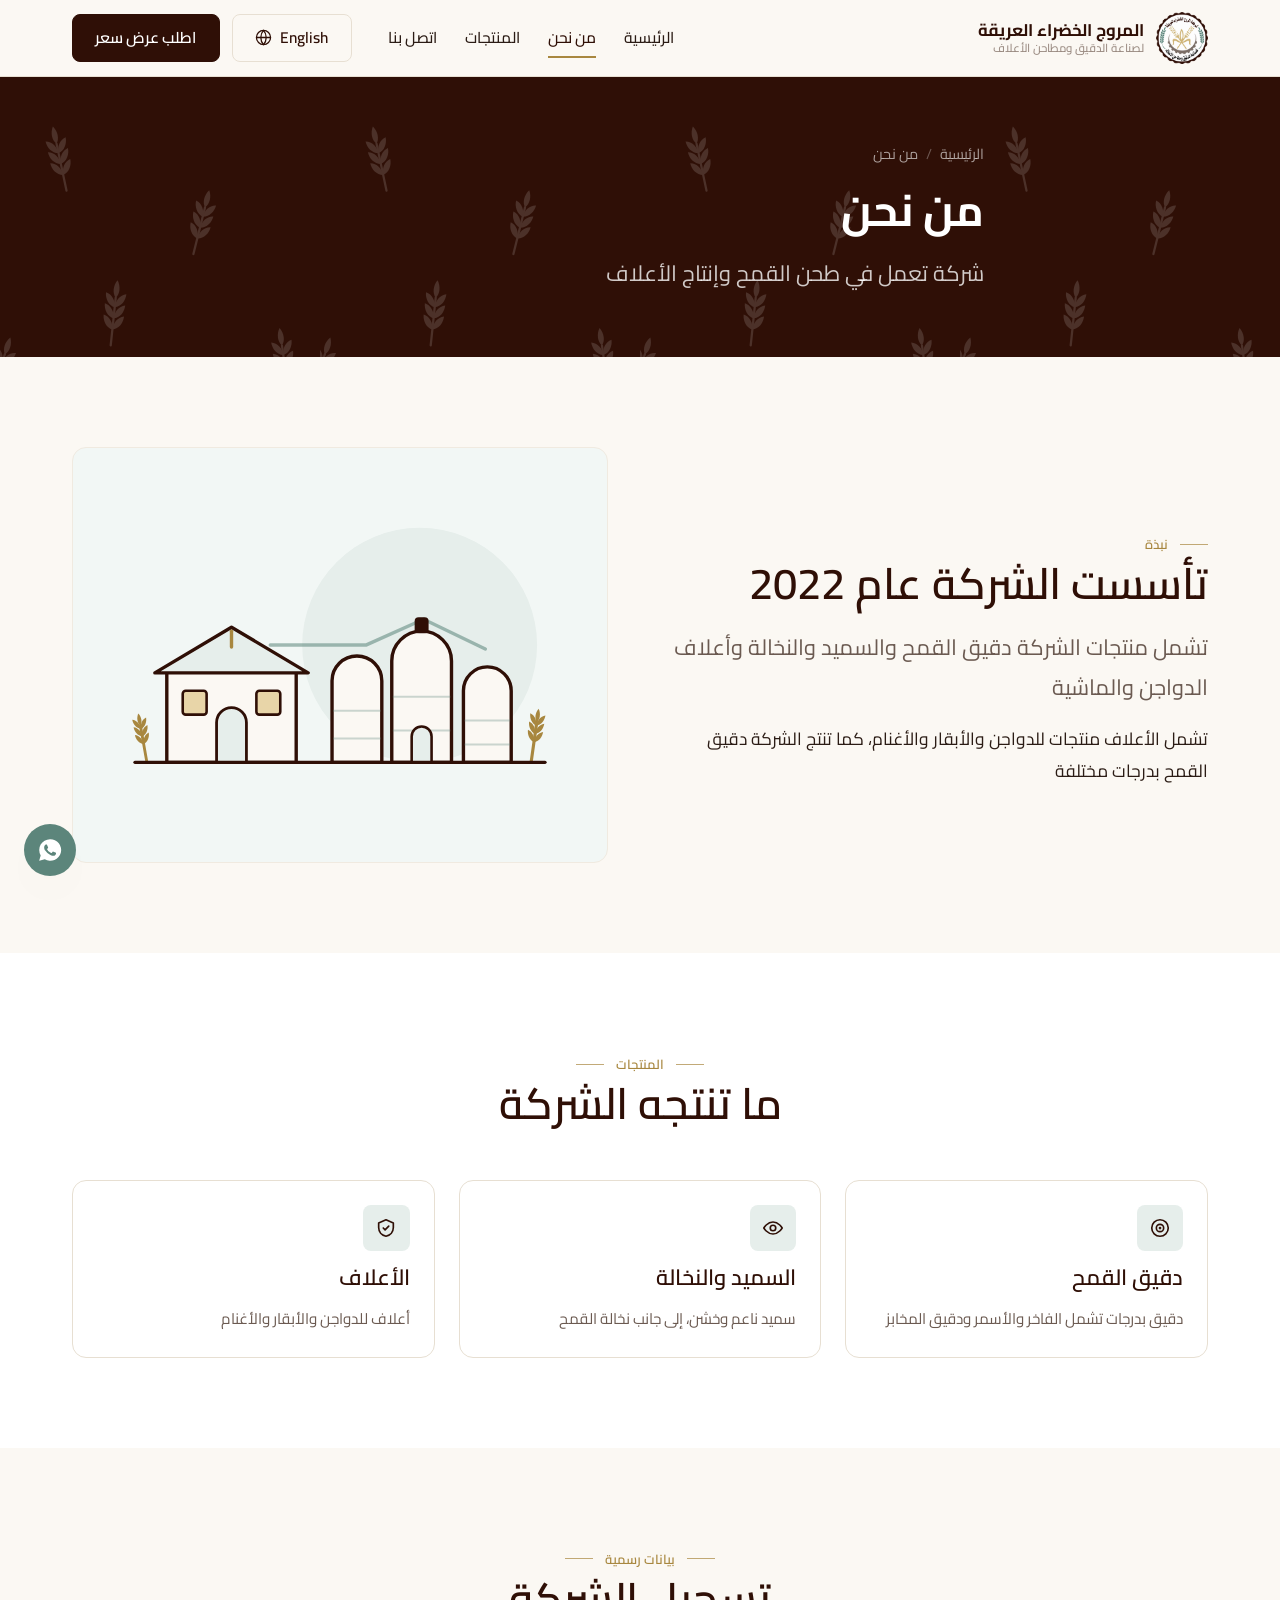
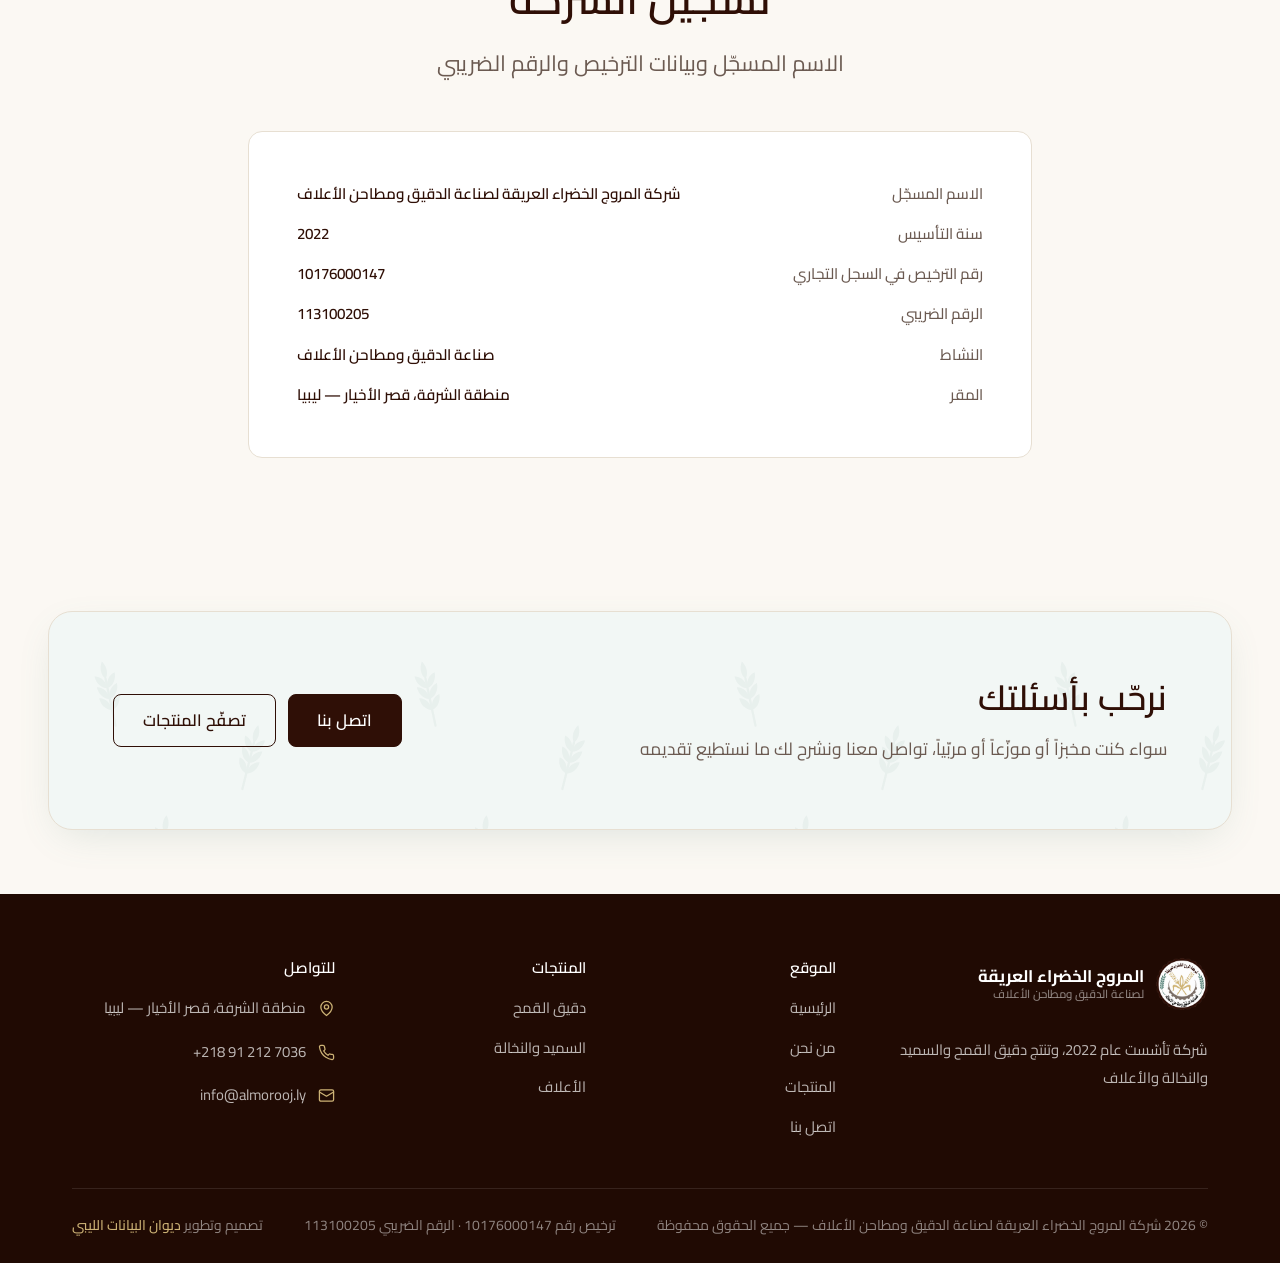
<file: about.html>
<!DOCTYPE html>
<html lang="ar" dir="rtl">
<head>
<meta charset="utf-8">
<meta name="viewport" content="width=device-width, initial-scale=1">

<title>من نحن | المروج الخضراء العريقة</title>
<meta name="description" content="شركة المروج الخضراء العريقة متخصصة في طحن القمح وإنتاج الأعلاف منذ عام 2022">
<meta name="author" content="شركة المروج الخضراء العريقة لصناعة الدقيق ومطاحن الأعلاف">
<meta name="theme-color" content="#2f0f06">
<link rel="canonical" href="https://almorooj.ly/about.html">
<link rel="alternate" hreflang="ar" href="https://almorooj.ly/about.html">
<link rel="alternate" hreflang="en" href="https://almorooj.ly/en/about.html">

<meta property="og:type" content="website">
<meta property="og:locale" content="ar_LY">
<meta property="og:site_name" content="المروج الخضراء العريقة">
<meta property="og:title" content="من نحن | المروج الخضراء العريقة">
<meta property="og:description" content="تأسست شركة المروج الخضراء العريقة عام 2022، وتعمل في طحن القمح وإنتاج الأعلاف">
<meta property="og:url" content="https://almorooj.ly/about.html">
<meta property="og:image" content="https://almorooj.ly/assets/img/og-image.png">
<meta name="twitter:card" content="summary_large_image">

<link rel="icon" href="assets/img/favicon.svg" type="image/svg+xml">
<link rel="icon" href="assets/img/favicon-32.png" sizes="32x32" type="image/png">
<link rel="icon" href="assets/img/favicon-192.png" sizes="192x192" type="image/png">
<link rel="apple-touch-icon" href="assets/img/apple-touch-icon.png">
<link rel="manifest" href="site.webmanifest">

<link rel="preload" href="assets/fonts/cairo-arabic.woff2" as="font" type="font/woff2" crossorigin>
<link rel="preload" href="assets/fonts/cairo-latin.woff2" as="font" type="font/woff2" crossorigin>
<link rel="stylesheet" href="assets/css/fonts.css">
<link rel="stylesheet" href="assets/css/base.css">
<link rel="stylesheet" href="assets/css/components.css">
<script src="assets/js/main.js" defer></script>
<noscript><style>.reveal { opacity: 1; transform: none; }</style></noscript>
</head>

<body>
<a class="skip-link" href="#main">تخطَّ إلى المحتوى</a>

<!-- ══════════ الترويسة ══════════ -->
<header class="site-header">
  <div class="container site-header__inner">
    <a class="brand" href="index.html" aria-label="المروج الخضراء العريقة — الصفحة الرئيسية">
      <img class="brand__mark" src="assets/img/logo-small.png" alt="" width="160" height="160">
      <span class="brand__text">
        <span class="brand__name">المروج الخضراء العريقة</span>
        <span class="brand__sub">لصناعة الدقيق ومطاحن الأعلاف</span>
      </span>
    </a>

    <button class="nav-toggle" type="button" aria-expanded="false" aria-controls="primary-nav" aria-label="فتح القائمة">
      <span></span>
    </button>

    <nav class="nav" id="primary-nav" aria-label="التنقل الرئيسي">
      <ul class="nav__list">
        <li><a class="nav__link" href="index.html">الرئيسية</a></li>
        <li><a class="nav__link" href="about.html" aria-current="page">من نحن</a></li>
        <li><a class="nav__link" href="products.html">المنتجات</a></li>
        <li><a class="nav__link" href="contact.html">اتصل بنا</a></li>
      </ul>
      <div class="nav__actions">
        <a class="lang-switch" href="en/about.html" hreflang="en" lang="en" dir="ltr">
          <svg viewBox="0 0 24 24" fill="none" stroke="currentColor" stroke-width="1.8" aria-hidden="true"><circle cx="12" cy="12" r="10"/><path d="M2 12h20M12 2a15 15 0 0 1 0 20 15 15 0 0 1 0-20z"/></svg>
          English
        </a>
        <a class="btn" href="contact.html">اطلب عرض سعر</a>
      </div>
    </nav>
  </div>
</header>

<main id="main">

  <!-- ══════════ ترويسة الصفحة ══════════ -->
  <section class="page-head">
    <div class="container page-head__inner">
      <ol class="breadcrumb">
        <li><a href="index.html">الرئيسية</a></li>
        <li>من نحن</li>
      </ol>
      <h1>من نحن</h1>
      <p>شركة تعمل في طحن القمح وإنتاج الأعلاف</p>
    </div>
  </section>

  <!-- ══════════ نبذة عن الشركة ══════════ -->
  <section class="section">
    <div class="container split">
      <div class="reveal">
        <span class="eyebrow">نبذة</span>
        <h2>تأسست الشركة عام <span dir="ltr">2022</span></h2>
        <p class="lead" style="margin-block-start: var(--sp-4)">
          تشمل منتجات الشركة دقيق القمح والسميد والنخالة وأعلاف الدواجن والماشية
        </p>
        <p style="margin-block-start: var(--sp-4)">
          تشمل الأعلاف منتجات للدواجن والأبقار والأغنام، كما تنتج الشركة دقيق القمح بدرجات مختلفة
        </p>
      </div>

      <div class="split__figure reveal">
        <img src="assets/img/illus-mill.svg" alt="مبنى المطحنة وصوامع تخزين الحبوب" width="440" height="320" loading="lazy">
      </div>
    </div>
  </section>

  <!-- ══════════ المنتجات ══════════ -->
  <section class="section section--paper">
    <div class="container">
      <div class="section-head section-head--center reveal">
        <span class="eyebrow">المنتجات</span>
        <h2>ما تنتجه الشركة</h2>
      </div>

      <div class="grid grid--3">
        <article class="feature reveal">
          <span class="feature__icon" aria-hidden="true">
            <svg viewBox="0 0 24 24" fill="none" stroke="currentColor" stroke-width="1.8" stroke-linecap="round" stroke-linejoin="round"><circle cx="12" cy="12" r="9"/><circle cx="12" cy="12" r="4"/><circle cx="12" cy="12" r="0.6" fill="currentColor"/></svg>
          </span>
          <h3>دقيق القمح</h3>
          <p>
            دقيق بدرجات تشمل الفاخر والأسمر ودقيق المخابز
          </p>
        </article>

        <article class="feature reveal">
          <span class="feature__icon" aria-hidden="true">
            <svg viewBox="0 0 24 24" fill="none" stroke="currentColor" stroke-width="1.8" stroke-linecap="round" stroke-linejoin="round"><path d="M2 12s3.6-6.5 10-6.5S22 12 22 12s-3.6 6.5-10 6.5S2 12 2 12z"/><circle cx="12" cy="12" r="3"/></svg>
          </span>
          <h3>السميد والنخالة</h3>
          <p>
            سميد ناعم وخشن، إلى جانب نخالة القمح
          </p>
        </article>

        <article class="feature reveal">
          <span class="feature__icon" aria-hidden="true">
            <svg viewBox="0 0 24 24" fill="none" stroke="currentColor" stroke-width="1.8" stroke-linecap="round" stroke-linejoin="round"><path d="M12 3 4 6.5v5c0 4.6 3.2 8.4 8 9.5 4.8-1.1 8-4.9 8-9.5v-5z"/><path d="m9 12 2 2 4-4"/></svg>
          </span>
          <h3>الأعلاف</h3>
          <p>
            أعلاف للدواجن والأبقار والأغنام
          </p>
        </article>
      </div>
    </div>
  </section>

  <!-- ══════════ بيانات الشركة ══════════ -->
  <section class="section">
    <div class="container container--narrow">
      <div class="section-head section-head--center reveal">
        <span class="eyebrow">بيانات رسمية</span>
        <h2>تسجيل الشركة</h2>
        <p>الاسم المسجّل وبيانات الترخيص والرقم الضريبي</p>
      </div>

      <div class="product-detail reveal" style="grid-template-columns: 1fr">
        <dl class="spec-list" style="margin: 0; padding: 0; border: 0">
          <div>
            <dt>الاسم المسجّل</dt>
            <dd>شركة المروج الخضراء العريقة لصناعة الدقيق ومطاحن الأعلاف</dd>
          </div>
          <div>
            <dt>سنة التأسيس</dt>
            <dd dir="ltr">2022</dd>
          </div>
          <div>
            <dt>رقم الترخيص في السجل التجاري</dt>
            <dd dir="ltr">10176000147</dd>
          </div>
          <div>
            <dt>الرقم الضريبي</dt>
            <dd dir="ltr">113100205</dd>
          </div>
          <div>
            <dt>النشاط</dt>
            <dd>صناعة الدقيق ومطاحن الأعلاف</dd>
          </div>
          <div>
            <dt>المقر</dt>
            <dd>منطقة الشرفة، قصر الأخيار — ليبيا</dd>
          </div>
        </dl>
      </div>
    </div>
  </section>

  <!-- ══════════ دعوة للتواصل ══════════ -->
  <section class="cta-band">
    <div class="container cta-band__inner">
      <div>
        <h2>نرحّب بأسئلتك</h2>
        <p>سواء كنت مخبزاً أو موزّعاً أو مربّياً، تواصل معنا ونشرح لك ما نستطيع تقديمه</p>
      </div>
      <div class="cta-band__actions">
        <a class="btn btn--light btn--lg" href="contact.html">اتصل بنا</a>
        <a class="btn btn--wheat btn--lg" href="products.html">تصفّح المنتجات</a>
      </div>
    </div>
  </section>

</main>

<!-- ══════════ التذييل ══════════ -->
<footer class="site-footer">
  <div class="container">
    <div class="site-footer__grid">
      <div>
        <div class="brand">
          <img class="brand__mark" src="assets/img/logo-small.png" alt="" width="160" height="160" loading="lazy">
          <span class="brand__text">
            <span class="brand__name">المروج الخضراء العريقة</span>
            <span class="brand__sub">لصناعة الدقيق ومطاحن الأعلاف</span>
          </span>
        </div>
        <p class="site-footer__about">
          شركة تأسّست عام <span dir="ltr">2022</span>، وتنتج دقيق القمح والسميد والنخالة والأعلاف
        </p>
      </div>

      <nav aria-label="روابط الموقع">
        <h4>الموقع</h4>
        <ul class="footer-links">
          <li><a href="index.html">الرئيسية</a></li>
          <li><a href="about.html">من نحن</a></li>
          <li><a href="products.html">المنتجات</a></li>
          <li><a href="contact.html">اتصل بنا</a></li>
        </ul>
      </nav>

      <nav aria-label="روابط المنتجات">
        <h4>المنتجات</h4>
        <ul class="footer-links">
          <li><a href="products.html#flour">دقيق القمح</a></li>
          <li><a href="products.html#semolina">السميد والنخالة</a></li>
          <li><a href="products.html#feed">الأعلاف</a></li>
        </ul>
      </nav>

      <div>
        <h4>للتواصل</h4>
        <ul class="footer-contact">
          <li>
            <svg viewBox="0 0 24 24" fill="none" stroke="currentColor" stroke-width="1.8" stroke-linecap="round" stroke-linejoin="round" aria-hidden="true"><path d="M20 10c0 6-8 12-8 12s-8-6-8-12a8 8 0 0 1 16 0z"/><circle cx="12" cy="10" r="3"/></svg>
            <span>منطقة الشرفة، قصر الأخيار — ليبيا</span>
          </li>
          <li>
            <svg viewBox="0 0 24 24" fill="none" stroke="currentColor" stroke-width="1.8" stroke-linecap="round" stroke-linejoin="round" aria-hidden="true"><path d="M22 16.9v3a2 2 0 0 1-2.2 2 19.8 19.8 0 0 1-8.6-3.1 19.5 19.5 0 0 1-6-6A19.8 19.8 0 0 1 2.1 4.2 2 2 0 0 1 4.1 2h3a2 2 0 0 1 2 1.7c.1 1 .4 1.9.7 2.8a2 2 0 0 1-.5 2.1L8.1 9.9a16 16 0 0 0 6 6l1.3-1.3a2 2 0 0 1 2.1-.4c.9.3 1.8.5 2.8.6a2 2 0 0 1 1.7 2.1z"/></svg>
            <a href="tel:+218912127036" dir="ltr">+218 91 212 7036</a>
          </li>
          <li>
            <svg viewBox="0 0 24 24" fill="none" stroke="currentColor" stroke-width="1.8" stroke-linecap="round" stroke-linejoin="round" aria-hidden="true"><rect x="2" y="4" width="20" height="16" rx="2"/><path d="m2 7 10 6 10-6"/></svg>
            <a href="mailto:info@almorooj.ly" dir="ltr">info@almorooj.ly</a>
          </li>
        </ul>
      </div>
    </div>

    <div class="site-footer__bottom">
      <p>© <span data-year>2026</span> شركة المروج الخضراء العريقة لصناعة الدقيق ومطاحن الأعلاف — جميع الحقوق محفوظة</p>
      <p>ترخيص رقم <span dir="ltr">10176000147</span> · الرقم الضريبي <span dir="ltr">113100205</span></p>
      <p class="site-footer__credit">تصميم وتطوير <a href="https://ldd.ly" target="_blank" rel="noopener">ديوان البيانات الليبي</a></p>
    </div>
  </div>
</footer>

<a class="whatsapp-fab" href="https://wa.me/218912127036" target="_blank" rel="noopener" aria-label="تواصل عبر واتساب">
  <svg viewBox="0 0 24 24" fill="currentColor" aria-hidden="true"><path d="M12 2a10 10 0 0 0-8.6 15L2 22l5.2-1.4A10 10 0 1 0 12 2zm5.2 14.1c-.2.6-1.2 1.2-1.7 1.2-.5.1-1 .2-3.2-.7a11.4 11.4 0 0 1-4.7-4.1c-.3-.5-1-1.5-1-2.9 0-1.3.7-2 1-2.3.2-.3.5-.3.7-.3h.5c.2 0 .4 0 .6.5l.8 2c.1.2.1.4 0 .5l-.4.5-.3.4c-.1.1-.3.3-.1.6.2.3.7 1.2 1.5 1.9 1 .9 1.9 1.2 2.2 1.3.3.1.4.1.6-.1l.8-1c.2-.2.4-.2.6-.1l2 .9c.2.1.4.2.4.3.1.1.1.6-.1 1.2z"/></svg>
</a>

</body>
</html>
</file>
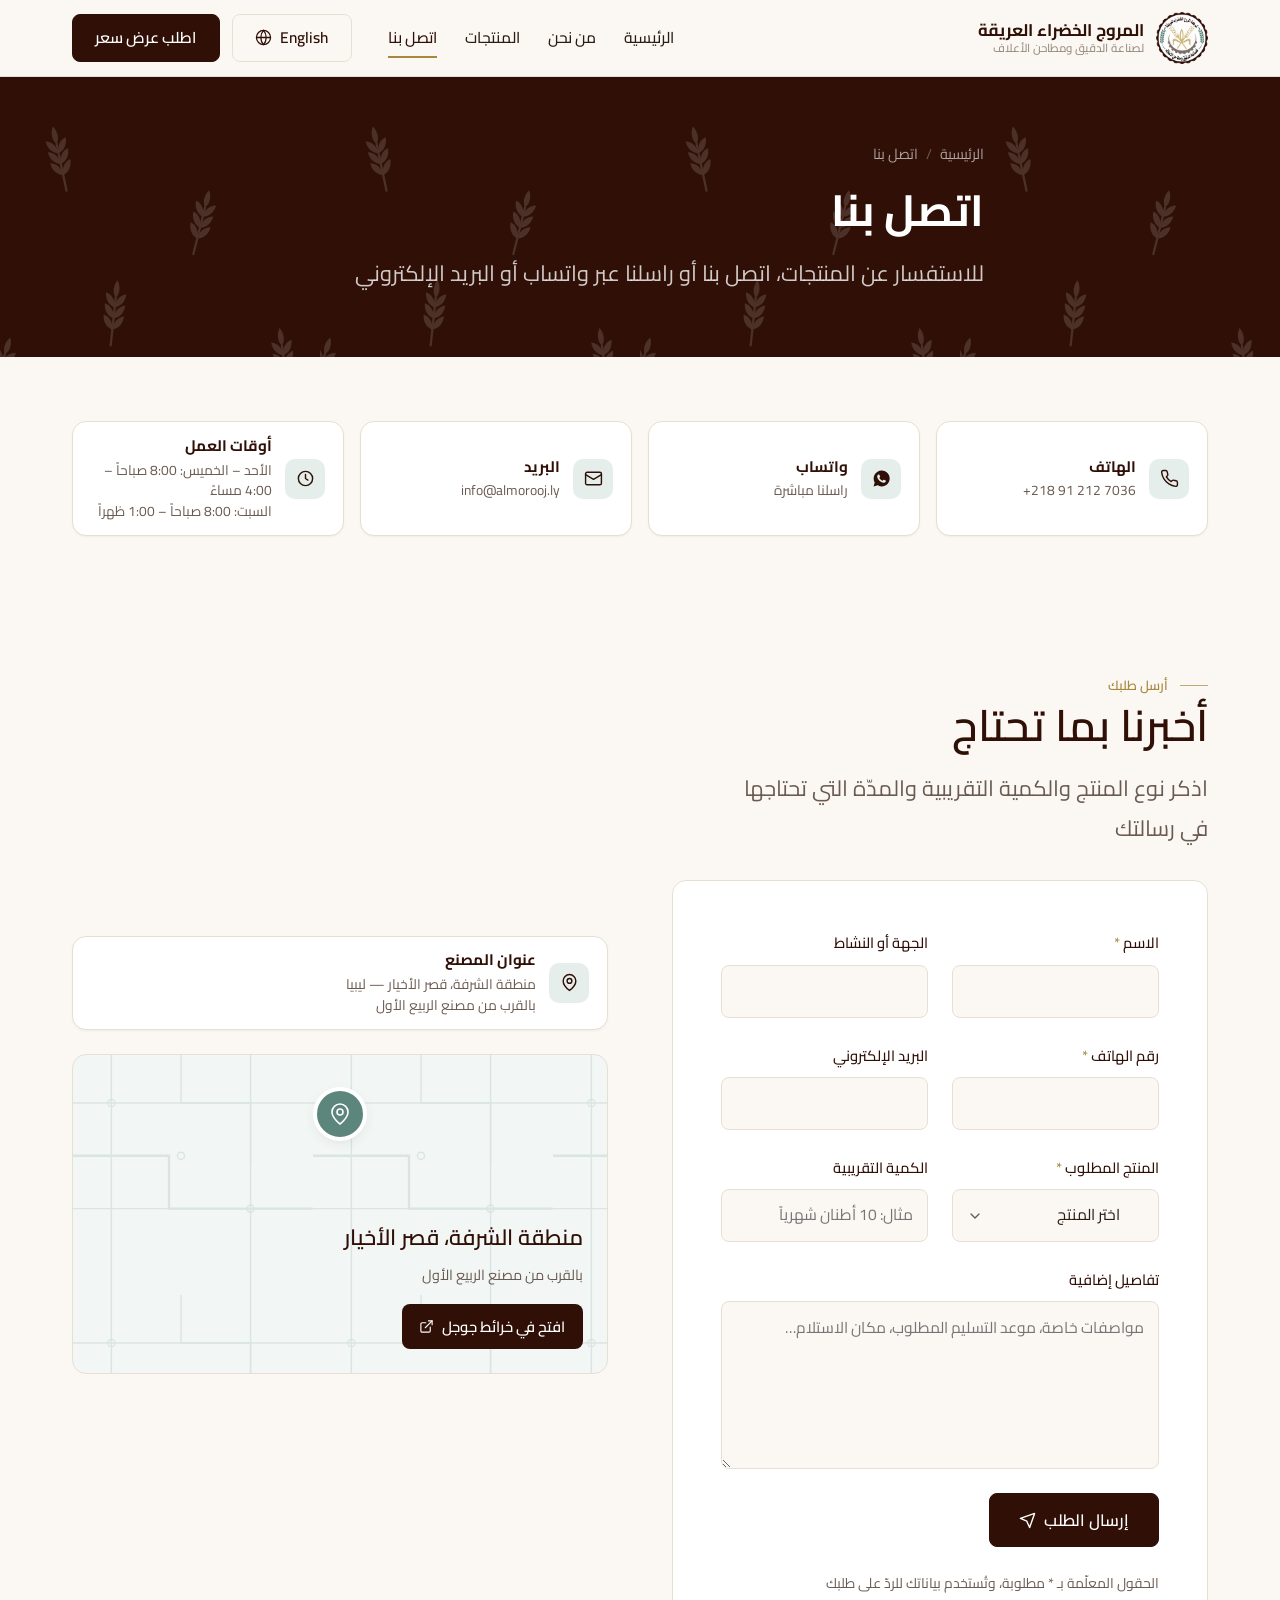
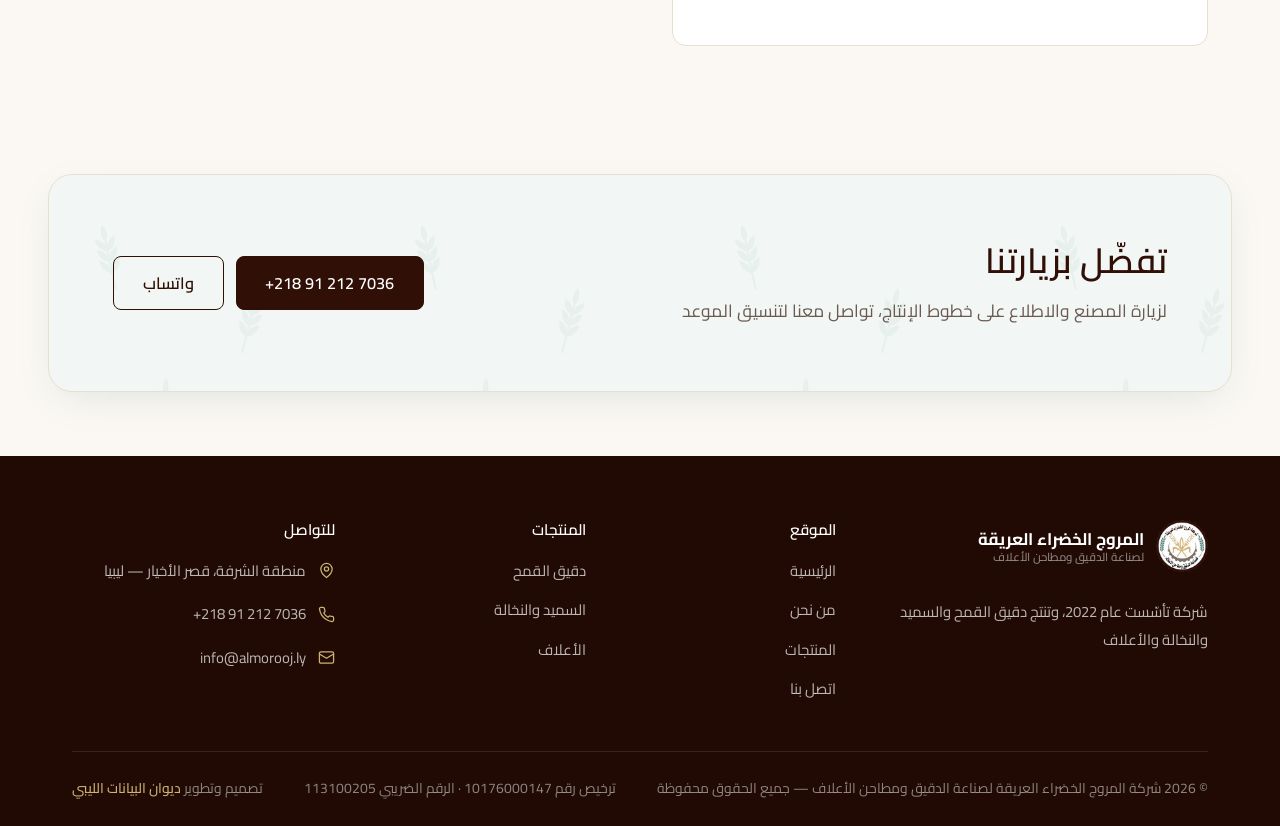
<file: contact.html>
<!DOCTYPE html>
<html lang="ar" dir="rtl">
<head>
<meta charset="utf-8">
<meta name="viewport" content="width=device-width, initial-scale=1">

<title>اتصل بنا | المروج الخضراء العريقة</title>
<meta name="description" content="تواصل مع شركة المروج الخضراء العريقة لصناعة الدقيق ومطاحن الأعلاف للاستفسار عن المنتجات أو طلب عرض سعر أو زيارة المصنع">
<meta name="author" content="شركة المروج الخضراء العريقة لصناعة الدقيق ومطاحن الأعلاف">
<meta name="theme-color" content="#2f0f06">
<link rel="canonical" href="https://almorooj.ly/contact.html">
<link rel="alternate" hreflang="ar" href="https://almorooj.ly/contact.html">
<link rel="alternate" hreflang="en" href="https://almorooj.ly/en/contact.html">

<meta property="og:type" content="website">
<meta property="og:locale" content="ar_LY">
<meta property="og:site_name" content="المروج الخضراء العريقة">
<meta property="og:title" content="اتصل بنا | المروج الخضراء العريقة">
<meta property="og:description" content="للاستفسار عن المنتجات أو طلب عرض سعر أو زيارة المصنع">
<meta property="og:url" content="https://almorooj.ly/contact.html">
<meta property="og:image" content="https://almorooj.ly/assets/img/og-image.png">
<meta name="twitter:card" content="summary_large_image">

<link rel="icon" href="assets/img/favicon.svg" type="image/svg+xml">
<link rel="icon" href="assets/img/favicon-32.png" sizes="32x32" type="image/png">
<link rel="icon" href="assets/img/favicon-192.png" sizes="192x192" type="image/png">
<link rel="apple-touch-icon" href="assets/img/apple-touch-icon.png">
<link rel="manifest" href="site.webmanifest">

<link rel="preload" href="assets/fonts/cairo-arabic.woff2" as="font" type="font/woff2" crossorigin>
<link rel="preload" href="assets/fonts/cairo-latin.woff2" as="font" type="font/woff2" crossorigin>
<link rel="stylesheet" href="assets/css/fonts.css">
<link rel="stylesheet" href="assets/css/base.css">
<link rel="stylesheet" href="assets/css/components.css">
<script src="assets/js/main.js" defer></script>
<noscript><style>.reveal { opacity: 1; transform: none; }</style></noscript>
</head>

<body>
<a class="skip-link" href="#main">تخطَّ إلى المحتوى</a>

<!-- ══════════ الترويسة ══════════ -->
<header class="site-header">
  <div class="container site-header__inner">
    <a class="brand" href="index.html" aria-label="المروج الخضراء العريقة — الصفحة الرئيسية">
      <img class="brand__mark" src="assets/img/logo-small.png" alt="" width="160" height="160">
      <span class="brand__text">
        <span class="brand__name">المروج الخضراء العريقة</span>
        <span class="brand__sub">لصناعة الدقيق ومطاحن الأعلاف</span>
      </span>
    </a>

    <button class="nav-toggle" type="button" aria-expanded="false" aria-controls="primary-nav" aria-label="فتح القائمة">
      <span></span>
    </button>

    <nav class="nav" id="primary-nav" aria-label="التنقل الرئيسي">
      <ul class="nav__list">
        <li><a class="nav__link" href="index.html">الرئيسية</a></li>
        <li><a class="nav__link" href="about.html">من نحن</a></li>
        <li><a class="nav__link" href="products.html">المنتجات</a></li>
        <li><a class="nav__link" href="contact.html" aria-current="page">اتصل بنا</a></li>
      </ul>
      <div class="nav__actions">
        <a class="lang-switch" href="en/contact.html" hreflang="en" lang="en" dir="ltr">
          <svg viewBox="0 0 24 24" fill="none" stroke="currentColor" stroke-width="1.8" aria-hidden="true"><circle cx="12" cy="12" r="10"/><path d="M2 12h20M12 2a15 15 0 0 1 0 20 15 15 0 0 1 0-20z"/></svg>
          English
        </a>
        <a class="btn" href="#quote">اطلب عرض سعر</a>
      </div>
    </nav>
  </div>
</header>

<main id="main">

  <!-- ══════════ ترويسة الصفحة ══════════ -->
  <section class="page-head">
    <div class="container page-head__inner">
      <ol class="breadcrumb">
        <li><a href="index.html">الرئيسية</a></li>
        <li>اتصل بنا</li>
      </ol>
      <h1>اتصل بنا</h1>
      <p>للاستفسار عن المنتجات، اتصل بنا أو راسلنا عبر واتساب أو البريد الإلكتروني</p>
    </div>
  </section>

  <!-- ══════════ وسائل التواصل ══════════ -->
  <section class="section section--tight">
    <div class="container">
      <div class="grid contact-grid">
        <a class="contact-card contact-card--link reveal" href="tel:+218912127036">
          <span class="contact-card__icon" aria-hidden="true">
            <svg viewBox="0 0 24 24" fill="none" stroke="currentColor" stroke-width="1.8" stroke-linecap="round" stroke-linejoin="round"><path d="M22 16.9v3a2 2 0 0 1-2.2 2 19.8 19.8 0 0 1-8.6-3.1 19.5 19.5 0 0 1-6-6A19.8 19.8 0 0 1 2.1 4.2 2 2 0 0 1 4.1 2h3a2 2 0 0 1 2 1.7c.1 1 .4 1.9.7 2.8a2 2 0 0 1-.5 2.1L8.1 9.9a16 16 0 0 0 6 6l1.3-1.3a2 2 0 0 1 2.1-.4c.9.3 1.8.5 2.8.6a2 2 0 0 1 1.7 2.1z"/></svg>
          </span>
          <div>
            <h3>الهاتف</h3>
            <p dir="ltr">+218 91 212 7036</p>
          </div>
        </a>

        <a class="contact-card contact-card--link reveal" href="https://wa.me/218912127036" target="_blank" rel="noopener">
          <span class="contact-card__icon" aria-hidden="true">
            <svg viewBox="0 0 24 24" fill="currentColor"><path d="M12 2a10 10 0 0 0-8.6 15L2 22l5.2-1.4A10 10 0 1 0 12 2zm5.2 14.1c-.2.6-1.2 1.2-1.7 1.2-.5.1-1 .2-3.2-.7a11.4 11.4 0 0 1-4.7-4.1c-.3-.5-1-1.5-1-2.9 0-1.3.7-2 1-2.3.2-.3.5-.3.7-.3h.5c.2 0 .4 0 .6.5l.8 2c.1.2.1.4 0 .5l-.4.5-.3.4c-.1.1-.3.3-.1.6.2.3.7 1.2 1.5 1.9 1 .9 1.9 1.2 2.2 1.3.3.1.4.1.6-.1l.8-1c.2-.2.4-.2.6-.1l2 .9c.2.1.4.2.4.3.1.1.1.6-.1 1.2z"/></svg>
          </span>
          <div>
            <h3>واتساب</h3>
            <p>راسلنا مباشرة</p>
          </div>
        </a>

        <a class="contact-card contact-card--link reveal" href="mailto:info@almorooj.ly">
          <span class="contact-card__icon" aria-hidden="true">
            <svg viewBox="0 0 24 24" fill="none" stroke="currentColor" stroke-width="1.8" stroke-linecap="round" stroke-linejoin="round"><rect x="2" y="4" width="20" height="16" rx="2"/><path d="m2 7 10 6 10-6"/></svg>
          </span>
          <div>
            <h3>البريد</h3>
            <p dir="ltr">info@almorooj.ly</p>
          </div>
        </a>

        <div class="contact-card reveal">
          <span class="contact-card__icon" aria-hidden="true">
            <svg viewBox="0 0 24 24" fill="none" stroke="currentColor" stroke-width="1.8" stroke-linecap="round" stroke-linejoin="round"><circle cx="12" cy="12" r="9"/><path d="M12 7v5l3 2"/></svg>
          </span>
          <div>
            <h3>أوقات العمل</h3>
            <p>الأحد – الخميس: 8:00 صباحاً – 4:00 مساءً<br>السبت: 8:00 صباحاً – 1:00 ظهراً</p>
          </div>
        </div>
      </div>
    </div>
  </section>

  <!-- ══════════ النموذج والخريطة ══════════ -->
  <section class="section section--tight" id="quote">
    <div class="container split">
      <div class="reveal">
        <span class="eyebrow">أرسل طلبك</span>
        <h2>أخبرنا بما تحتاج</h2>
        <p class="lead" style="margin-block-start: var(--sp-4)">
          اذكر نوع المنتج والكمية التقريبية والمدّة التي تحتاجها في رسالتك
        </p>

        <!--
          النموذج يعمل بلا خادم:
          • إن تُرك حقل action فارغاً، يفتح بريد الزائر برسالة جاهزة إلى العنوان في data-mailto.
          • لاستقبال الرسائل في بريدك مباشرة، أنشئ نموذجاً في Formspree
            وضع رابطه في action، مثال: action="https://formspree.io/f/xxxxxxx"
        -->
        <form class="form" data-contact-form action="https://formsubmit.co/info@almorooj.ly" method="post"
              data-mailto="info@almorooj.ly"
              data-mail-subject="طلب عرض سعر من الموقع"
              data-msg-required="هذا الحقل مطلوب"
              data-msg-email="صيغة البريد الإلكتروني غير صحيحة"
              data-msg-sending="جارٍ الإرسال…"
              data-msg-success="وصلتنا رسالتك، وسنعاود التواصل معك في أقرب وقت"
              data-msg-error="تعذّر الإرسال، جرّب مرة أخرى أو راسلنا على البريد مباشرة"
              style="margin-block-start: var(--sp-6)">

          <input type="hidden" name="_subject" value="طلب عرض سعر جديد من موقع المروج الخضراء">
          <input type="hidden" name="_template" value="table">
          <input type="hidden" name="_captcha" value="false">

          <div class="form__row form__row--2">
            <div class="field">
              <label for="name">الاسم <span aria-hidden="true">*</span></label>
              <input type="text" id="name" name="الاسم" autocomplete="name" required>
              <span class="field__error" role="alert"></span>
            </div>
            <div class="field">
              <label for="company">الجهة أو النشاط</label>
              <input type="text" id="company" name="الجهة" autocomplete="organization">
            </div>
          </div>

          <div class="form__row form__row--2">
            <div class="field">
              <label for="phone">رقم الهاتف <span aria-hidden="true">*</span></label>
              <input type="tel" id="phone" name="الهاتف" autocomplete="tel" dir="ltr" required>
              <span class="field__error" role="alert"></span>
            </div>
            <div class="field">
              <label for="email">البريد الإلكتروني</label>
              <input type="email" id="email" name="البريد" autocomplete="email" dir="ltr">
              <span class="field__error" role="alert"></span>
            </div>
          </div>

          <div class="form__row form__row--2">
            <div class="field">
              <label for="product">المنتج المطلوب <span aria-hidden="true">*</span></label>
              <select id="product" name="المنتج" required>
                <option value="">اختر المنتج</option>
                <option>دقيق فاخر</option>
                <option>دقيق أسمر</option>
                <option>دقيق مخابز</option>
                <option>سميد ناعم</option>
                <option>سميد خشن</option>
                <option>نخالة قمح</option>
                <option>أعلاف دواجن</option>
                <option>أعلاف أبقار</option>
                <option>أعلاف أغنام</option>
                <option>أكثر من منتج</option>
              </select>
              <span class="field__error" role="alert"></span>
            </div>
            <div class="field">
              <label for="quantity">الكمية التقريبية</label>
              <input type="text" id="quantity" name="الكمية" placeholder="مثال: 10 أطنان شهرياً">
            </div>
          </div>

          <div class="field">
            <label for="message">تفاصيل إضافية</label>
            <textarea id="message" name="التفاصيل" rows="5" placeholder="مواصفات خاصة، موعد التسليم المطلوب، مكان الاستلام…"></textarea>
          </div>

          <p class="form__status" role="status" aria-live="polite"></p>

          <div>
            <button class="btn btn--lg" type="submit">
              إرسال الطلب
              <svg viewBox="0 0 24 24" fill="none" stroke="currentColor" stroke-width="2" stroke-linecap="round" stroke-linejoin="round" aria-hidden="true"><path d="m22 2-7 20-4-9-9-4z"/></svg>
            </button>
          </div>

          <p class="form__note">الحقول المعلّمة بـ <span aria-hidden="true">*</span> مطلوبة، وتُستخدم بياناتك للردّ على طلبك</p>
        </form>
      </div>

      <div class="reveal">
        <div class="contact-card" style="margin-block-end: var(--sp-5)">
          <span class="contact-card__icon" aria-hidden="true">
            <svg viewBox="0 0 24 24" fill="none" stroke="currentColor" stroke-width="1.8" stroke-linecap="round" stroke-linejoin="round"><path d="M20 10c0 6-8 12-8 12s-8-6-8-12a8 8 0 0 1 16 0z"/><circle cx="12" cy="10" r="3"/></svg>
          </span>
          <div>
            <h3>عنوان المصنع</h3>
            <p>
              منطقة الشرفة، قصر الأخيار — ليبيا<br>
              <span class="muted">بالقرب من مصنع الربيع الأول</span>
            </p>
          </div>
        </div>

        <!-- الخريطة تُحمَّل بضغطة من الزائر فقط -->
        <a class="map-card" href="https://www.google.com/maps/search/?api=1&amp;query=32.711167%2C13.8285" target="_blank" rel="noopener">
          <span class="map-card__pin" aria-hidden="true">
            <svg viewBox="0 0 24 24" fill="none" stroke="currentColor" stroke-width="1.6" stroke-linecap="round" stroke-linejoin="round"><path d="M20 10c0 6-8 12-8 12s-8-6-8-12a8 8 0 0 1 16 0z"/><circle cx="12" cy="10" r="3"/></svg>
          </span>
          <span class="map-card__body">
            <strong>منطقة الشرفة، قصر الأخيار</strong>
            <small>بالقرب من مصنع الربيع الأول</small>
          </span>
          <span class="map-card__cta">
            افتح في خرائط جوجل
            <svg viewBox="0 0 24 24" fill="none" stroke="currentColor" stroke-width="1.8" stroke-linecap="round" stroke-linejoin="round" aria-hidden="true"><path d="M15 3h6v6"/><path d="M10 14 21 3"/><path d="M18 13v6a2 2 0 0 1-2 2H5a2 2 0 0 1-2-2V8a2 2 0 0 1 2-2h6"/></svg>
          </span>
        </a>
      </div>
    </div>
  </section>

  <!-- ══════════ دعوة للزيارة ══════════ -->
  <section class="cta-band">
    <div class="container cta-band__inner">
      <div>
        <h2>تفضّل بزيارتنا</h2>
        <p>لزيارة المصنع والاطلاع على خطوط الإنتاج، تواصل معنا لتنسيق الموعد</p>
      </div>
      <div class="cta-band__actions">
        <a class="btn btn--light btn--lg" href="tel:+218912127036" dir="ltr">+218 91 212 7036</a>
        <a class="btn btn--wheat btn--lg" href="https://wa.me/218912127036" target="_blank" rel="noopener">واتساب</a>
      </div>
    </div>
  </section>

</main>

<!-- ══════════ التذييل ══════════ -->
<footer class="site-footer">
  <div class="container">
    <div class="site-footer__grid">
      <div>
        <div class="brand">
          <img class="brand__mark" src="assets/img/logo-small.png" alt="" width="160" height="160" loading="lazy">
          <span class="brand__text">
            <span class="brand__name">المروج الخضراء العريقة</span>
            <span class="brand__sub">لصناعة الدقيق ومطاحن الأعلاف</span>
          </span>
        </div>
        <p class="site-footer__about">
          شركة تأسّست عام <span dir="ltr">2022</span>، وتنتج دقيق القمح والسميد والنخالة والأعلاف
        </p>
      </div>

      <nav aria-label="روابط الموقع">
        <h4>الموقع</h4>
        <ul class="footer-links">
          <li><a href="index.html">الرئيسية</a></li>
          <li><a href="about.html">من نحن</a></li>
          <li><a href="products.html">المنتجات</a></li>
          <li><a href="contact.html">اتصل بنا</a></li>
        </ul>
      </nav>

      <nav aria-label="روابط المنتجات">
        <h4>المنتجات</h4>
        <ul class="footer-links">
          <li><a href="products.html#flour">دقيق القمح</a></li>
          <li><a href="products.html#semolina">السميد والنخالة</a></li>
          <li><a href="products.html#feed">الأعلاف</a></li>
        </ul>
      </nav>

      <div>
        <h4>للتواصل</h4>
        <ul class="footer-contact">
          <li>
            <svg viewBox="0 0 24 24" fill="none" stroke="currentColor" stroke-width="1.8" stroke-linecap="round" stroke-linejoin="round" aria-hidden="true"><path d="M20 10c0 6-8 12-8 12s-8-6-8-12a8 8 0 0 1 16 0z"/><circle cx="12" cy="10" r="3"/></svg>
            <span>منطقة الشرفة، قصر الأخيار — ليبيا</span>
          </li>
          <li>
            <svg viewBox="0 0 24 24" fill="none" stroke="currentColor" stroke-width="1.8" stroke-linecap="round" stroke-linejoin="round" aria-hidden="true"><path d="M22 16.9v3a2 2 0 0 1-2.2 2 19.8 19.8 0 0 1-8.6-3.1 19.5 19.5 0 0 1-6-6A19.8 19.8 0 0 1 2.1 4.2 2 2 0 0 1 4.1 2h3a2 2 0 0 1 2 1.7c.1 1 .4 1.9.7 2.8a2 2 0 0 1-.5 2.1L8.1 9.9a16 16 0 0 0 6 6l1.3-1.3a2 2 0 0 1 2.1-.4c.9.3 1.8.5 2.8.6a2 2 0 0 1 1.7 2.1z"/></svg>
            <a href="tel:+218912127036" dir="ltr">+218 91 212 7036</a>
          </li>
          <li>
            <svg viewBox="0 0 24 24" fill="none" stroke="currentColor" stroke-width="1.8" stroke-linecap="round" stroke-linejoin="round" aria-hidden="true"><rect x="2" y="4" width="20" height="16" rx="2"/><path d="m2 7 10 6 10-6"/></svg>
            <a href="mailto:info@almorooj.ly" dir="ltr">info@almorooj.ly</a>
          </li>
        </ul>
      </div>
    </div>

    <div class="site-footer__bottom">
      <p>© <span data-year>2026</span> شركة المروج الخضراء العريقة لصناعة الدقيق ومطاحن الأعلاف — جميع الحقوق محفوظة</p>
      <p>ترخيص رقم <span dir="ltr">10176000147</span> · الرقم الضريبي <span dir="ltr">113100205</span></p>
      <p class="site-footer__credit">تصميم وتطوير <a href="https://ldd.ly" target="_blank" rel="noopener">ديوان البيانات الليبي</a></p>
    </div>
  </div>
</footer>

</body>
</html>
</file>
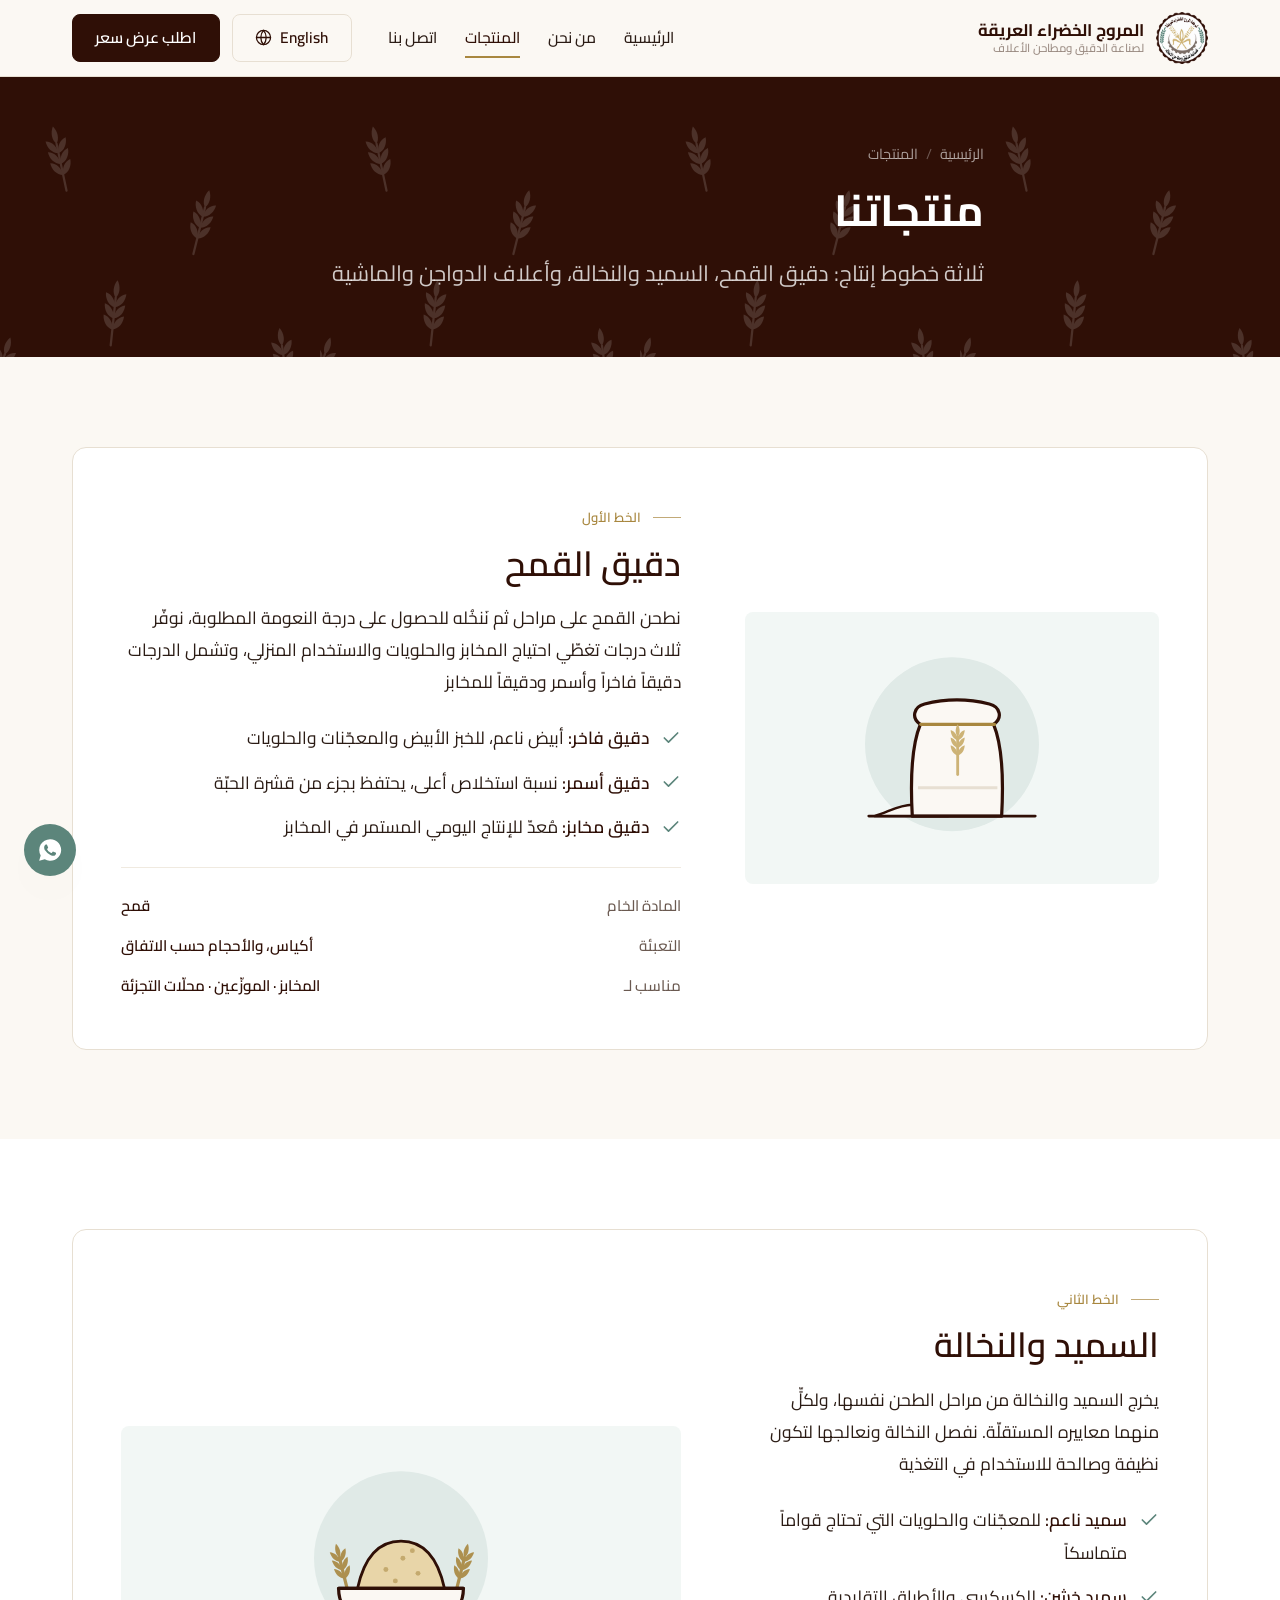
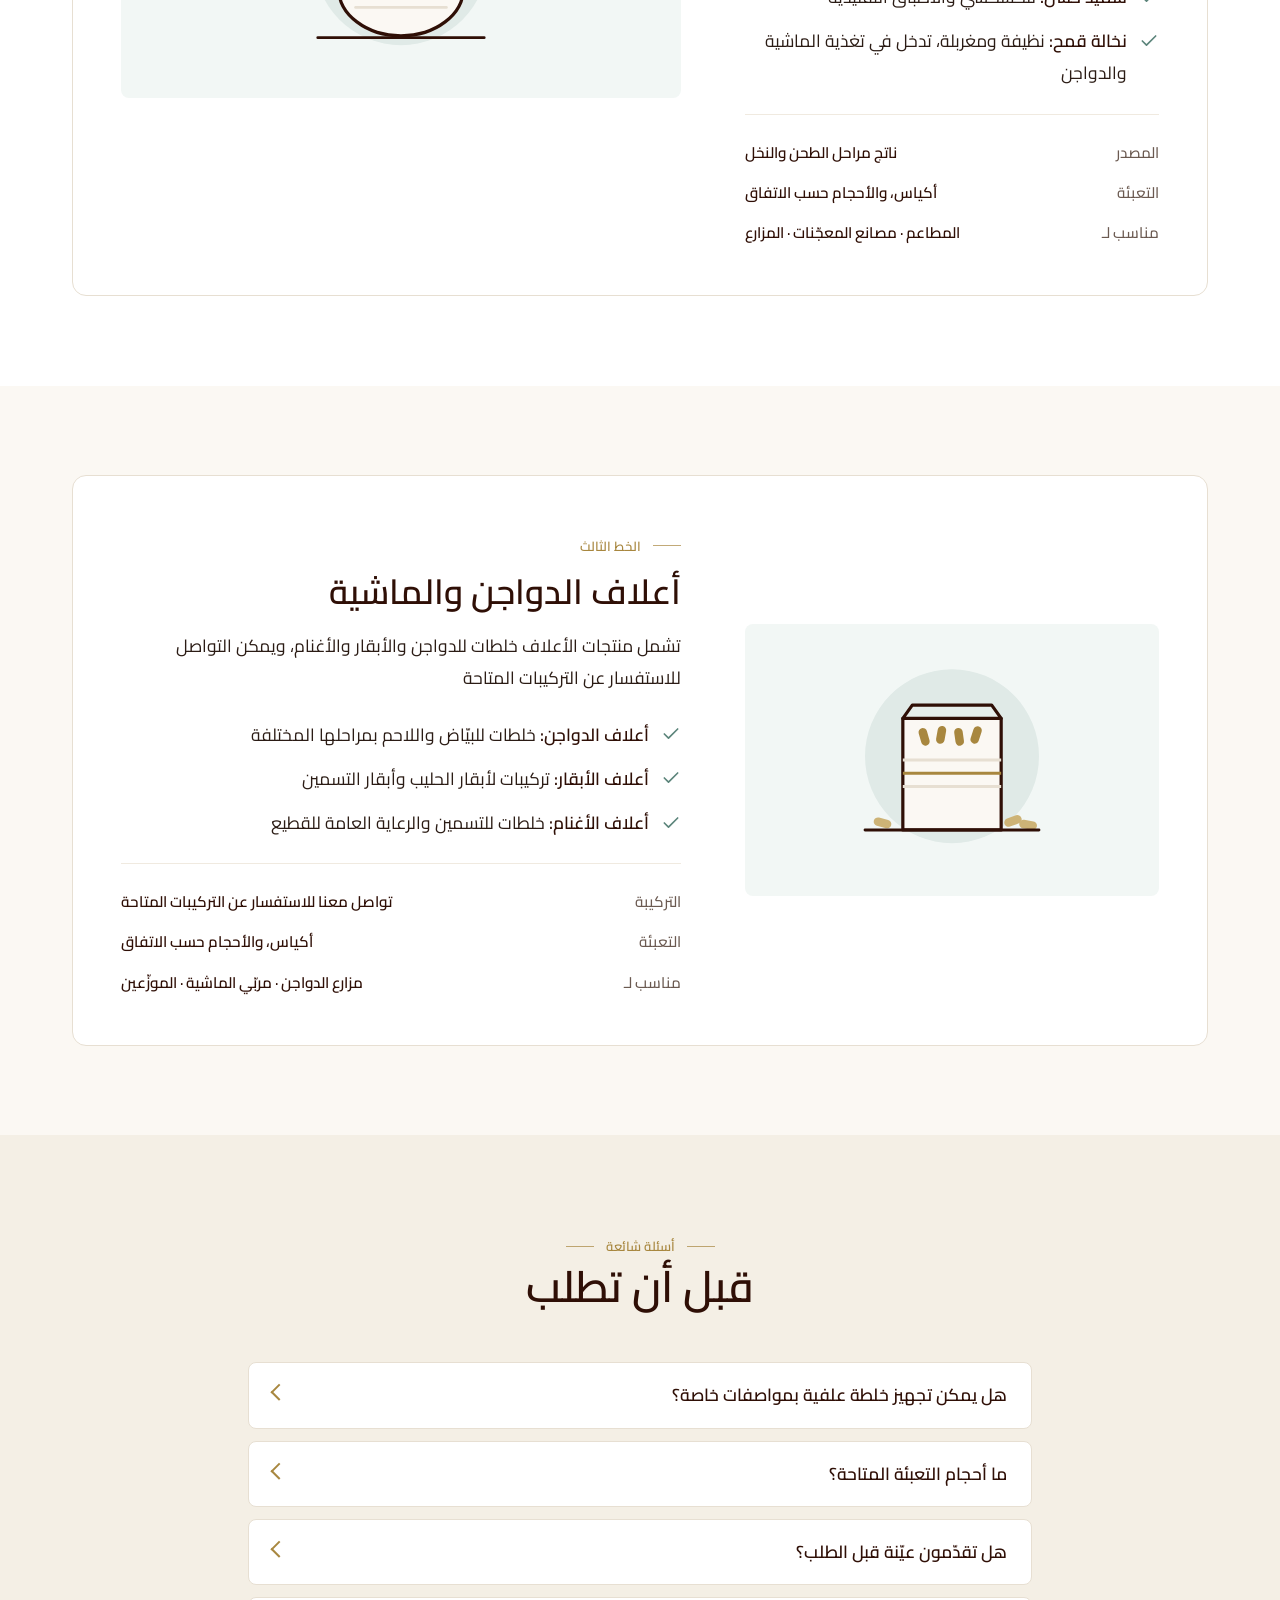
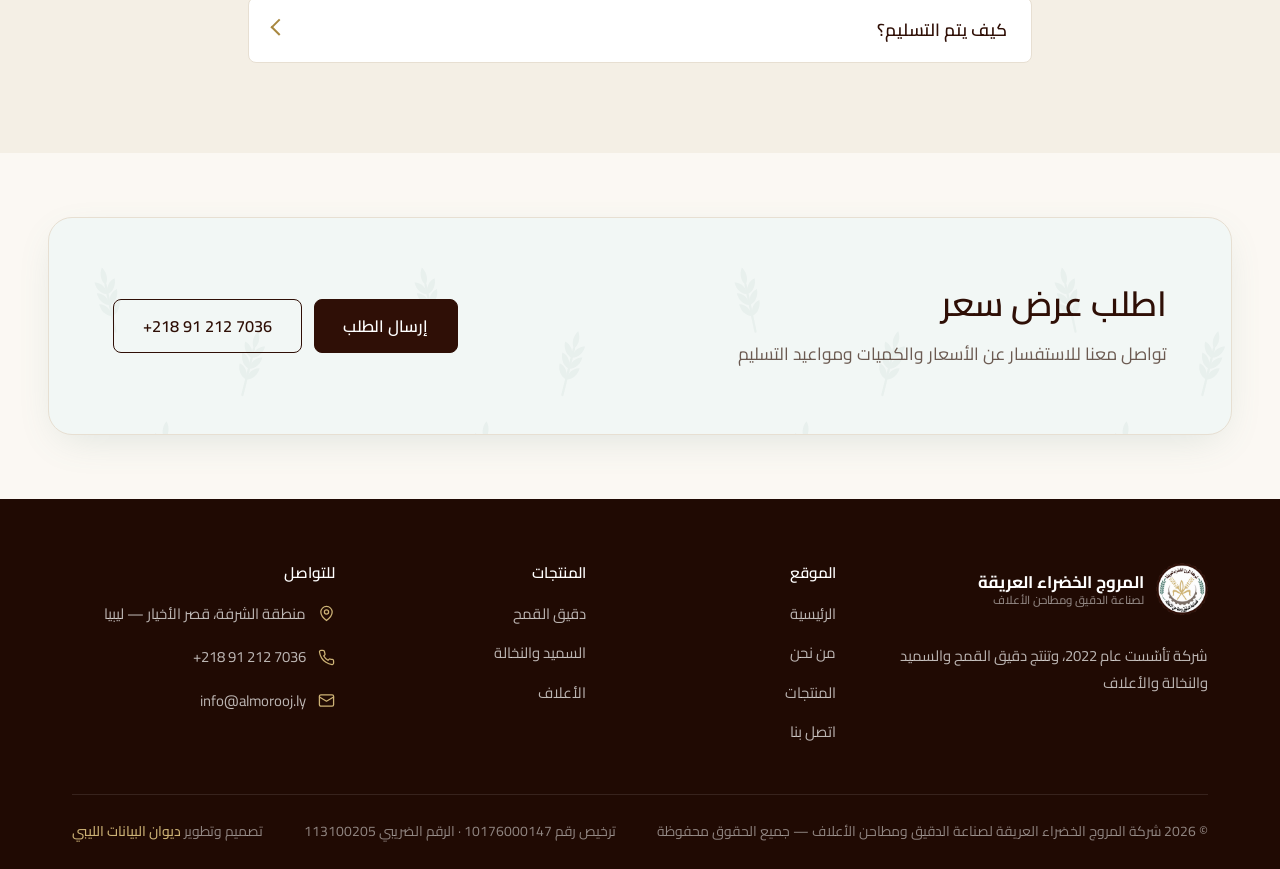
<file: products.html>
<!DOCTYPE html>
<html lang="ar" dir="rtl">
<head>
<meta charset="utf-8">
<meta name="viewport" content="width=device-width, initial-scale=1">

<title>المنتجات | المروج الخضراء العريقة</title>
<meta name="description" content="دقيق القمح بأنواعه، السميد والنخالة، وأعلاف الدواجن والأبقار والأغنام من شركة المروج الخضراء العريقة">
<meta name="author" content="شركة المروج الخضراء العريقة لصناعة الدقيق ومطاحن الأعلاف">
<meta name="theme-color" content="#2f0f06">
<link rel="canonical" href="https://almorooj.ly/products.html">
<link rel="alternate" hreflang="ar" href="https://almorooj.ly/products.html">
<link rel="alternate" hreflang="en" href="https://almorooj.ly/en/products.html">

<meta property="og:type" content="website">
<meta property="og:locale" content="ar_LY">
<meta property="og:site_name" content="المروج الخضراء العريقة">
<meta property="og:title" content="المنتجات | المروج الخضراء العريقة">
<meta property="og:description" content="دقيق القمح بأنواعه، السميد والنخالة، وأعلاف الدواجن والأبقار والأغنام">
<meta property="og:url" content="https://almorooj.ly/products.html">
<meta property="og:image" content="https://almorooj.ly/assets/img/og-image.png">
<meta name="twitter:card" content="summary_large_image">

<link rel="icon" href="assets/img/favicon.svg" type="image/svg+xml">
<link rel="icon" href="assets/img/favicon-32.png" sizes="32x32" type="image/png">
<link rel="icon" href="assets/img/favicon-192.png" sizes="192x192" type="image/png">
<link rel="apple-touch-icon" href="assets/img/apple-touch-icon.png">
<link rel="manifest" href="site.webmanifest">

<link rel="preload" href="assets/fonts/cairo-arabic.woff2" as="font" type="font/woff2" crossorigin>
<link rel="preload" href="assets/fonts/cairo-latin.woff2" as="font" type="font/woff2" crossorigin>
<link rel="stylesheet" href="assets/css/fonts.css">
<link rel="stylesheet" href="assets/css/base.css">
<link rel="stylesheet" href="assets/css/components.css">
<script src="assets/js/main.js" defer></script>
<noscript><style>.reveal { opacity: 1; transform: none; }</style></noscript>

<!-- الأسئلة الشائعة كبيانات منظّمة -->
<script type="application/ld+json">
{
  "@context": "https://schema.org",
  "@type": "FAQPage",
  "mainEntity": [
    {
      "@type": "Question",
      "name": "هل يمكن تجهيز خلطة علفية بمواصفات خاصة؟",
      "acceptedAnswer": {
        "@type": "Answer",
        "text": "أرسل المواصفات المطلوبة والكمية للاستفسار عن إمكانية تجهيز خلطة خاصة"
      }
    },
    {
      "@type": "Question",
      "name": "ما أحجام التعبئة المتاحة؟",
      "acceptedAnswer": {
        "@type": "Answer",
        "text": "تختلف أحجام الأكياس باختلاف المنتج وحجم الطلب، ويُتّفق عليها عند إعداد عرض السعر"
      }
    },
    {
      "@type": "Question",
      "name": "هل تقدّمون عيّنة قبل الطلب؟",
      "acceptedAnswer": {
        "@type": "Answer",
        "text": "تواصل معنا للاستفسار عن توفر عينة من المنتج المطلوب"
      }
    }
  ]
}
</script>
</head>

<body>
<a class="skip-link" href="#main">تخطَّ إلى المحتوى</a>

<!-- ══════════ الترويسة ══════════ -->
<header class="site-header">
  <div class="container site-header__inner">
    <a class="brand" href="index.html" aria-label="المروج الخضراء العريقة — الصفحة الرئيسية">
      <img class="brand__mark" src="assets/img/logo-small.png" alt="" width="160" height="160">
      <span class="brand__text">
        <span class="brand__name">المروج الخضراء العريقة</span>
        <span class="brand__sub">لصناعة الدقيق ومطاحن الأعلاف</span>
      </span>
    </a>

    <button class="nav-toggle" type="button" aria-expanded="false" aria-controls="primary-nav" aria-label="فتح القائمة">
      <span></span>
    </button>

    <nav class="nav" id="primary-nav" aria-label="التنقل الرئيسي">
      <ul class="nav__list">
        <li><a class="nav__link" href="index.html">الرئيسية</a></li>
        <li><a class="nav__link" href="about.html">من نحن</a></li>
        <li><a class="nav__link" href="products.html" aria-current="page">المنتجات</a></li>
        <li><a class="nav__link" href="contact.html">اتصل بنا</a></li>
      </ul>
      <div class="nav__actions">
        <a class="lang-switch" href="en/products.html" hreflang="en" lang="en" dir="ltr">
          <svg viewBox="0 0 24 24" fill="none" stroke="currentColor" stroke-width="1.8" aria-hidden="true"><circle cx="12" cy="12" r="10"/><path d="M2 12h20M12 2a15 15 0 0 1 0 20 15 15 0 0 1 0-20z"/></svg>
          English
        </a>
        <a class="btn" href="contact.html">اطلب عرض سعر</a>
      </div>
    </nav>
  </div>
</header>

<main id="main">

  <!-- ══════════ ترويسة الصفحة ══════════ -->
  <section class="page-head">
    <div class="container page-head__inner">
      <ol class="breadcrumb">
        <li><a href="index.html">الرئيسية</a></li>
        <li>المنتجات</li>
      </ol>
      <h1>منتجاتنا</h1>
      <p>ثلاثة خطوط إنتاج: دقيق القمح، السميد والنخالة، وأعلاف الدواجن والماشية</p>
    </div>
  </section>

  <!-- ══════════ دقيق القمح ══════════ -->
  <section class="section" id="flour">
    <div class="container">
      <article class="product-detail reveal">
        <div class="product-detail__figure">
          <img src="assets/img/illus-flour.svg" alt="كيس دقيق قمح" width="220" height="220" loading="lazy">
        </div>
        <div>
          <span class="eyebrow">الخط الأول</span>
          <h2 style="margin-block-start: var(--sp-3); font-size: var(--step-3)">دقيق القمح</h2>
          <p style="margin-block-start: var(--sp-4)">
            نطحن القمح على مراحل ثم نَنخُله للحصول على درجة النعومة المطلوبة،
            نوفّر ثلاث درجات تغطّي احتياج المخابز والحلويات والاستخدام المنزلي،
            وتشمل الدرجات دقيقاً فاخراً وأسمر ودقيقاً للمخابز
          </p>

          <ul class="check-list">
            <li>
              <svg viewBox="0 0 24 24" fill="none" stroke="currentColor" stroke-width="2" stroke-linecap="round" stroke-linejoin="round" aria-hidden="true"><path d="M20 6 9 17l-5-5"/></svg>
              <span><strong>دقيق فاخر:</strong> أبيض ناعم، للخبز الأبيض والمعجّنات والحلويات</span>
            </li>
            <li>
              <svg viewBox="0 0 24 24" fill="none" stroke="currentColor" stroke-width="2" stroke-linecap="round" stroke-linejoin="round" aria-hidden="true"><path d="M20 6 9 17l-5-5"/></svg>
              <span><strong>دقيق أسمر:</strong> نسبة استخلاص أعلى، يحتفظ بجزء من قشرة الحبّة</span>
            </li>
            <li>
              <svg viewBox="0 0 24 24" fill="none" stroke="currentColor" stroke-width="2" stroke-linecap="round" stroke-linejoin="round" aria-hidden="true"><path d="M20 6 9 17l-5-5"/></svg>
              <span><strong>دقيق مخابز:</strong> مُعدّ للإنتاج اليومي المستمر في المخابز</span>
            </li>
          </ul>

          <dl class="spec-list">
            <div>
              <dt>المادة الخام</dt>
              <dd>قمح</dd>
            </div>
            <div>
              <dt>التعبئة</dt>
              <dd>أكياس، والأحجام حسب الاتفاق</dd>
            </div>
            <div>
              <dt>مناسب لـ</dt>
              <dd>المخابز · الموزّعين · محلّات التجزئة</dd>
            </div>
          </dl>
        </div>
      </article>
    </div>
  </section>

  <!-- ══════════ السميد والنخالة ══════════ -->
  <section class="section section--paper" id="semolina">
    <div class="container">
      <article class="product-detail product-detail--flip reveal">
        <div class="product-detail__figure">
          <img src="assets/img/illus-semolina.svg" alt="سميد ونخالة قمح" width="220" height="220" loading="lazy">
        </div>
        <div>
          <span class="eyebrow">الخط الثاني</span>
          <h2 style="margin-block-start: var(--sp-3); font-size: var(--step-3)">السميد والنخالة</h2>
          <p style="margin-block-start: var(--sp-4)">
            يخرج السميد والنخالة من مراحل الطحن نفسها، ولكلٍّ منهما معاييره المستقلّة.
            نفصل النخالة ونعالجها لتكون نظيفة وصالحة للاستخدام في التغذية
          </p>

          <ul class="check-list">
            <li>
              <svg viewBox="0 0 24 24" fill="none" stroke="currentColor" stroke-width="2" stroke-linecap="round" stroke-linejoin="round" aria-hidden="true"><path d="M20 6 9 17l-5-5"/></svg>
              <span><strong>سميد ناعم:</strong> للمعجّنات والحلويات التي تحتاج قواماً متماسكاً</span>
            </li>
            <li>
              <svg viewBox="0 0 24 24" fill="none" stroke="currentColor" stroke-width="2" stroke-linecap="round" stroke-linejoin="round" aria-hidden="true"><path d="M20 6 9 17l-5-5"/></svg>
              <span><strong>سميد خشن:</strong> للكسكسي والأطباق التقليدية</span>
            </li>
            <li>
              <svg viewBox="0 0 24 24" fill="none" stroke="currentColor" stroke-width="2" stroke-linecap="round" stroke-linejoin="round" aria-hidden="true"><path d="M20 6 9 17l-5-5"/></svg>
              <span><strong>نخالة قمح:</strong> نظيفة ومغربلة، تدخل في تغذية الماشية والدواجن</span>
            </li>
          </ul>

          <dl class="spec-list">
            <div>
              <dt>المصدر</dt>
              <dd>ناتج مراحل الطحن والنخل</dd>
            </div>
            <div>
              <dt>التعبئة</dt>
              <dd>أكياس، والأحجام حسب الاتفاق</dd>
            </div>
            <div>
              <dt>مناسب لـ</dt>
              <dd>المطاعم · مصانع المعجّنات · المزارع</dd>
            </div>
          </dl>
        </div>
      </article>
    </div>
  </section>

  <!-- ══════════ الأعلاف ══════════ -->
  <section class="section" id="feed">
    <div class="container">
      <article class="product-detail reveal">
        <div class="product-detail__figure">
          <img src="assets/img/illus-feed.svg" alt="أكياس أعلاف للدواجن والماشية" width="220" height="220" loading="lazy">
        </div>
        <div>
          <span class="eyebrow">الخط الثالث</span>
          <h2 style="margin-block-start: var(--sp-3); font-size: var(--step-3)">أعلاف الدواجن والماشية</h2>
          <p style="margin-block-start: var(--sp-4)">
            تشمل منتجات الأعلاف خلطات للدواجن والأبقار والأغنام، ويمكن التواصل للاستفسار عن التركيبات المتاحة
          </p>

          <ul class="check-list">
            <li>
              <svg viewBox="0 0 24 24" fill="none" stroke="currentColor" stroke-width="2" stroke-linecap="round" stroke-linejoin="round" aria-hidden="true"><path d="M20 6 9 17l-5-5"/></svg>
              <span><strong>أعلاف الدواجن:</strong> خلطات للبيّاض واللاحم بمراحلها المختلفة</span>
            </li>
            <li>
              <svg viewBox="0 0 24 24" fill="none" stroke="currentColor" stroke-width="2" stroke-linecap="round" stroke-linejoin="round" aria-hidden="true"><path d="M20 6 9 17l-5-5"/></svg>
              <span><strong>أعلاف الأبقار:</strong> تركيبات لأبقار الحليب وأبقار التسمين</span>
            </li>
            <li>
              <svg viewBox="0 0 24 24" fill="none" stroke="currentColor" stroke-width="2" stroke-linecap="round" stroke-linejoin="round" aria-hidden="true"><path d="M20 6 9 17l-5-5"/></svg>
              <span><strong>أعلاف الأغنام:</strong> خلطات للتسمين والرعاية العامة للقطيع</span>
            </li>
          </ul>

          <dl class="spec-list">
            <div>
              <dt>التركيبة</dt>
              <dd>تواصل معنا للاستفسار عن التركيبات المتاحة</dd>
            </div>
            <div>
              <dt>التعبئة</dt>
              <dd>أكياس، والأحجام حسب الاتفاق</dd>
            </div>
            <div>
              <dt>مناسب لـ</dt>
              <dd>مزارع الدواجن · مربّي الماشية · الموزّعين</dd>
            </div>
          </dl>
        </div>
      </article>
    </div>
  </section>

  <!-- ══════════ الأسئلة الشائعة ══════════ -->
  <section class="section section--sand">
    <div class="container container--narrow">
      <div class="section-head section-head--center reveal">
        <span class="eyebrow">أسئلة شائعة</span>
        <h2>قبل أن تطلب</h2>
      </div>

      <div class="faq reveal">
        <details>
          <summary>هل يمكن تجهيز خلطة علفية بمواصفات خاصة؟</summary>
          <p>أرسل المواصفات المطلوبة والكمية للاستفسار عن إمكانية تجهيز خلطة خاصة</p>
        </details>
        <details>
          <summary>ما أحجام التعبئة المتاحة؟</summary>
          <p>تختلف أحجام الأكياس باختلاف المنتج وحجم الطلب، ويُتّفق عليها عند إعداد عرض السعر</p>
        </details>
        <details>
          <summary>هل تقدّمون عيّنة قبل الطلب؟</summary>
          <p>تواصل معنا للاستفسار عن توفر عينة من المنتج المطلوب</p>
        </details>
        <details>
          <summary>كيف يتم التسليم؟</summary>
          <p>تواصل معنا للاستفسار عن الأسعار والكميات ومواعيد التسليم</p>
        </details>
      </div>
    </div>
  </section>

  <!-- ══════════ دعوة للتواصل ══════════ -->
  <section class="cta-band">
    <div class="container cta-band__inner">
      <div>
        <h2>اطلب عرض سعر</h2>
        <p>تواصل معنا للاستفسار عن الأسعار والكميات ومواعيد التسليم</p>
      </div>
      <div class="cta-band__actions">
        <a class="btn btn--light btn--lg" href="contact.html">إرسال الطلب</a>
        <a class="btn btn--wheat btn--lg" href="tel:+218912127036" dir="ltr">+218 91 212 7036</a>
      </div>
    </div>
  </section>

</main>

<!-- ══════════ التذييل ══════════ -->
<footer class="site-footer">
  <div class="container">
    <div class="site-footer__grid">
      <div>
        <div class="brand">
          <img class="brand__mark" src="assets/img/logo-small.png" alt="" width="160" height="160" loading="lazy">
          <span class="brand__text">
            <span class="brand__name">المروج الخضراء العريقة</span>
            <span class="brand__sub">لصناعة الدقيق ومطاحن الأعلاف</span>
          </span>
        </div>
        <p class="site-footer__about">
          شركة تأسّست عام <span dir="ltr">2022</span>، وتنتج دقيق القمح والسميد والنخالة والأعلاف
        </p>
      </div>

      <nav aria-label="روابط الموقع">
        <h4>الموقع</h4>
        <ul class="footer-links">
          <li><a href="index.html">الرئيسية</a></li>
          <li><a href="about.html">من نحن</a></li>
          <li><a href="products.html">المنتجات</a></li>
          <li><a href="contact.html">اتصل بنا</a></li>
        </ul>
      </nav>

      <nav aria-label="روابط المنتجات">
        <h4>المنتجات</h4>
        <ul class="footer-links">
          <li><a href="products.html#flour">دقيق القمح</a></li>
          <li><a href="products.html#semolina">السميد والنخالة</a></li>
          <li><a href="products.html#feed">الأعلاف</a></li>
        </ul>
      </nav>

      <div>
        <h4>للتواصل</h4>
        <ul class="footer-contact">
          <li>
            <svg viewBox="0 0 24 24" fill="none" stroke="currentColor" stroke-width="1.8" stroke-linecap="round" stroke-linejoin="round" aria-hidden="true"><path d="M20 10c0 6-8 12-8 12s-8-6-8-12a8 8 0 0 1 16 0z"/><circle cx="12" cy="10" r="3"/></svg>
            <span>منطقة الشرفة، قصر الأخيار — ليبيا</span>
          </li>
          <li>
            <svg viewBox="0 0 24 24" fill="none" stroke="currentColor" stroke-width="1.8" stroke-linecap="round" stroke-linejoin="round" aria-hidden="true"><path d="M22 16.9v3a2 2 0 0 1-2.2 2 19.8 19.8 0 0 1-8.6-3.1 19.5 19.5 0 0 1-6-6A19.8 19.8 0 0 1 2.1 4.2 2 2 0 0 1 4.1 2h3a2 2 0 0 1 2 1.7c.1 1 .4 1.9.7 2.8a2 2 0 0 1-.5 2.1L8.1 9.9a16 16 0 0 0 6 6l1.3-1.3a2 2 0 0 1 2.1-.4c.9.3 1.8.5 2.8.6a2 2 0 0 1 1.7 2.1z"/></svg>
            <a href="tel:+218912127036" dir="ltr">+218 91 212 7036</a>
          </li>
          <li>
            <svg viewBox="0 0 24 24" fill="none" stroke="currentColor" stroke-width="1.8" stroke-linecap="round" stroke-linejoin="round" aria-hidden="true"><rect x="2" y="4" width="20" height="16" rx="2"/><path d="m2 7 10 6 10-6"/></svg>
            <a href="mailto:info@almorooj.ly" dir="ltr">info@almorooj.ly</a>
          </li>
        </ul>
      </div>
    </div>

    <div class="site-footer__bottom">
      <p>© <span data-year>2026</span> شركة المروج الخضراء العريقة لصناعة الدقيق ومطاحن الأعلاف — جميع الحقوق محفوظة</p>
      <p>ترخيص رقم <span dir="ltr">10176000147</span> · الرقم الضريبي <span dir="ltr">113100205</span></p>
      <p class="site-footer__credit">تصميم وتطوير <a href="https://ldd.ly" target="_blank" rel="noopener">ديوان البيانات الليبي</a></p>
    </div>
  </div>
</footer>

<a class="whatsapp-fab" href="https://wa.me/218912127036" target="_blank" rel="noopener" aria-label="تواصل عبر واتساب">
  <svg viewBox="0 0 24 24" fill="currentColor" aria-hidden="true"><path d="M12 2a10 10 0 0 0-8.6 15L2 22l5.2-1.4A10 10 0 1 0 12 2zm5.2 14.1c-.2.6-1.2 1.2-1.7 1.2-.5.1-1 .2-3.2-.7a11.4 11.4 0 0 1-4.7-4.1c-.3-.5-1-1.5-1-2.9 0-1.3.7-2 1-2.3.2-.3.5-.3.7-.3h.5c.2 0 .4 0 .6.5l.8 2c.1.2.1.4 0 .5l-.4.5-.3.4c-.1.1-.3.3-.1.6.2.3.7 1.2 1.5 1.9 1 .9 1.9 1.2 2.2 1.3.3.1.4.1.6-.1l.8-1c.2-.2.4-.2.6-.1l2 .9c.2.1.4.2.4.3.1.1.1.6-.1 1.2z"/></svg>
</a>

</body>
</html>
</file>
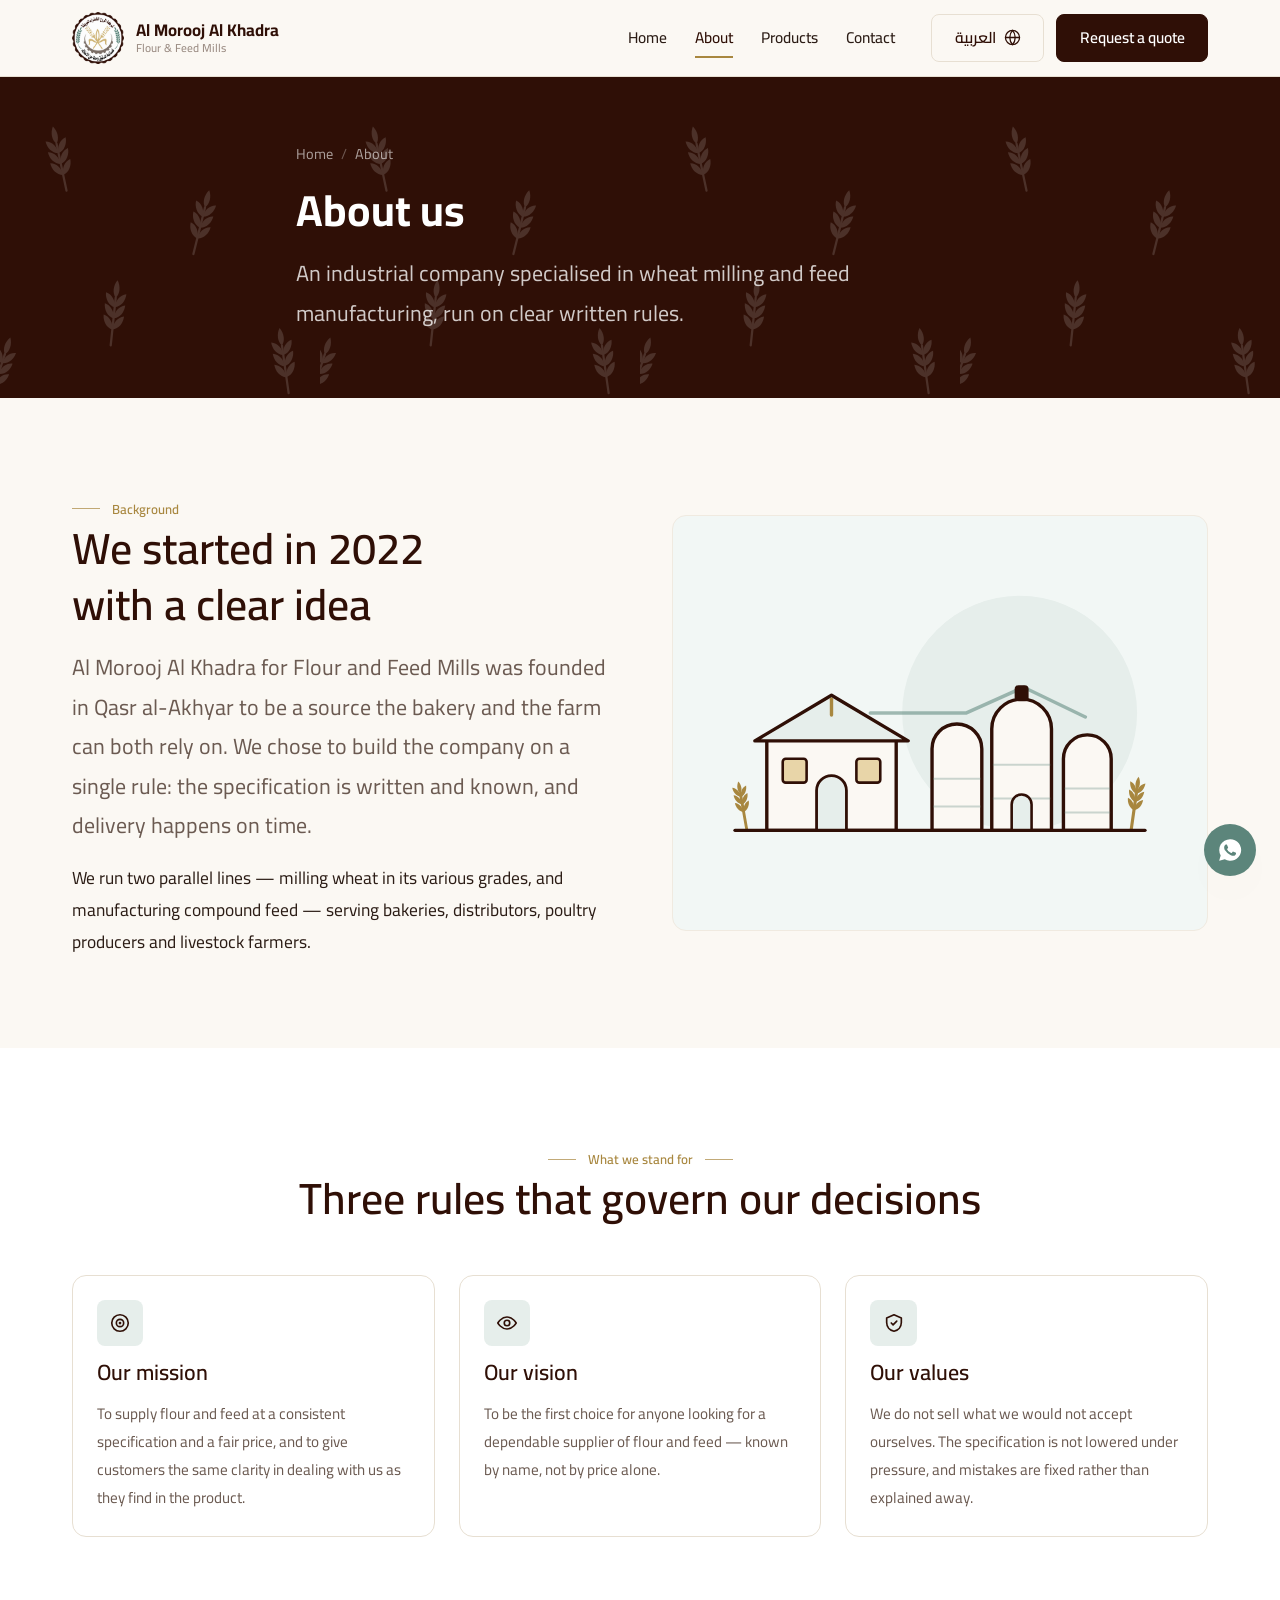
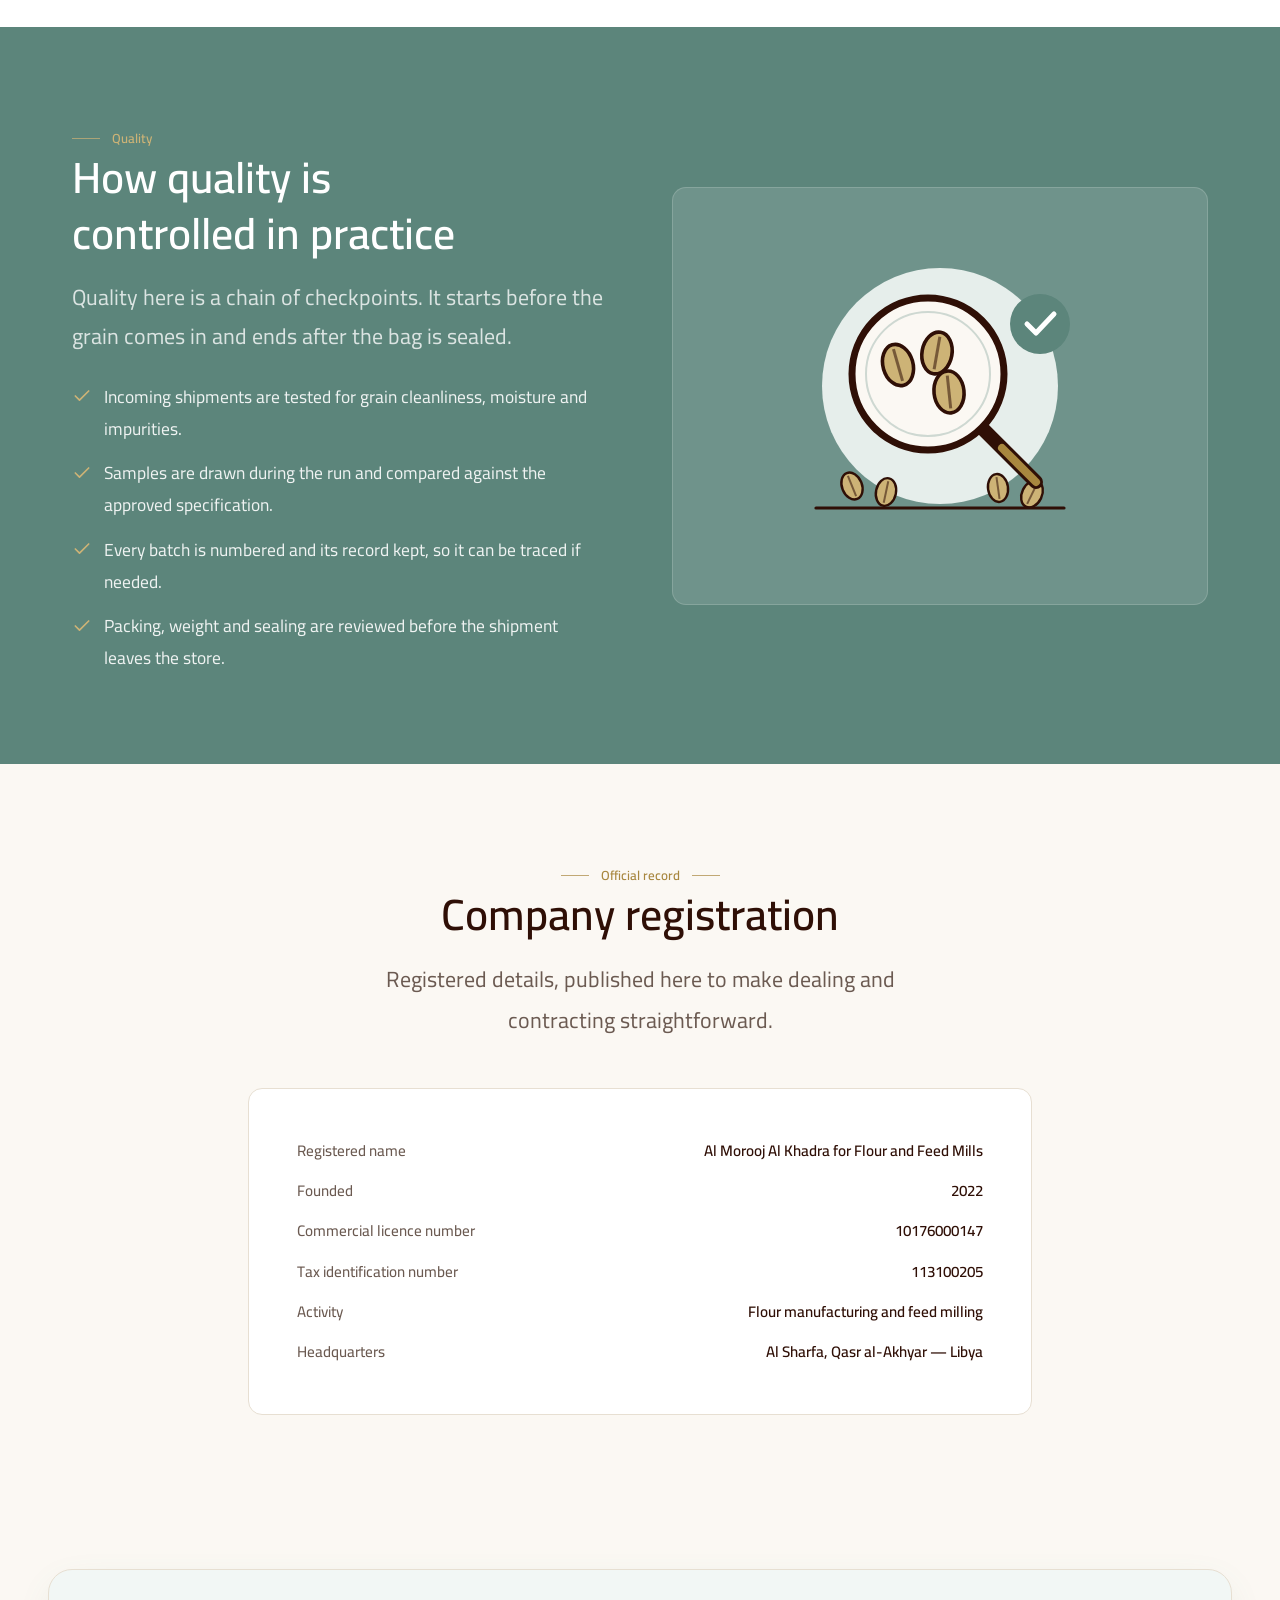
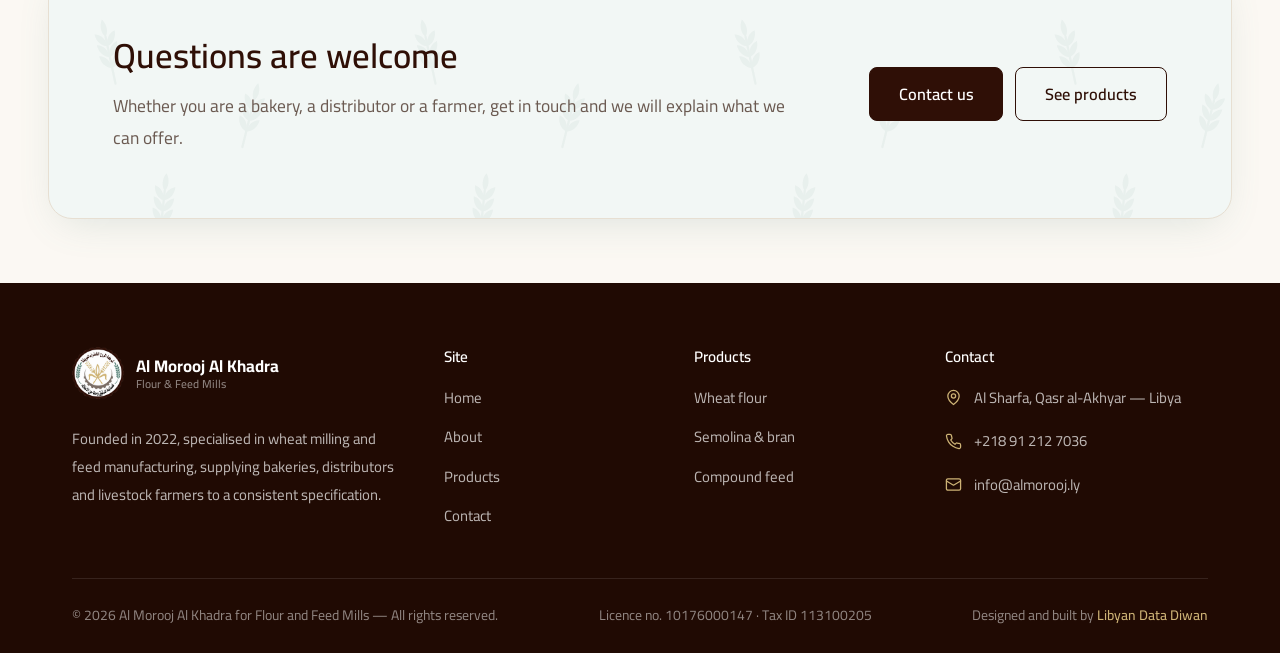
<file: en/about.html>
<!DOCTYPE html>
<html lang="en" dir="ltr">
<head>
<meta charset="utf-8">
<meta name="viewport" content="width=device-width, initial-scale=1">

<title>About us | Al Morooj Al Khadra</title>
<meta name="description" content="Al Morooj Al Khadra for Flour and Feed Mills — founded in 2022, working to written specifications with checks on every production batch.">
<meta name="author" content="Al Morooj Al Khadra for Flour and Feed Mills">
<meta name="theme-color" content="#2f0f06">
<link rel="canonical" href="https://almorooj.ly/en/about.html">
<link rel="alternate" hreflang="ar" href="https://almorooj.ly/about.html">
<link rel="alternate" hreflang="en" href="https://almorooj.ly/en/about.html">

<meta property="og:type" content="website">
<meta property="og:locale" content="en_US">
<meta property="og:site_name" content="Al Morooj Al Khadra">
<meta property="og:title" content="About us | Al Morooj Al Khadra">
<meta property="og:description" content="Founded in 2022, working to written specifications with checks on every production batch.">
<meta property="og:url" content="https://almorooj.ly/en/about.html">
<meta property="og:image" content="https://almorooj.ly/assets/img/og-image.png">
<meta name="twitter:card" content="summary_large_image">

<link rel="icon" href="../assets/img/favicon.svg" type="image/svg+xml">
<link rel="icon" href="../assets/img/favicon-32.png" sizes="32x32" type="image/png">
<link rel="icon" href="../assets/img/favicon-192.png" sizes="192x192" type="image/png">
<link rel="apple-touch-icon" href="../assets/img/apple-touch-icon.png">
<link rel="manifest" href="../site.webmanifest">

<link rel="preload" href="../assets/fonts/cairo-latin.woff2" as="font" type="font/woff2" crossorigin>
<link rel="stylesheet" href="../assets/css/fonts.css">
<link rel="stylesheet" href="../assets/css/base.css">
<link rel="stylesheet" href="../assets/css/components.css">
<script src="../assets/js/main.js" defer></script>
<noscript><style>.reveal { opacity: 1; transform: none; }</style></noscript>
</head>

<body>
<a class="skip-link" href="#main">Skip to content</a>

<!-- ══════════ Header ══════════ -->
<header class="site-header">
  <div class="container site-header__inner">
    <a class="brand" href="index.html" aria-label="Al Morooj Al Khadra — home">
      <img class="brand__mark" src="../assets/img/logo-small.png" alt="" width="160" height="160">
      <span class="brand__text">
        <span class="brand__name">Al Morooj Al Khadra</span>
        <span class="brand__sub">Flour &amp; Feed Mills</span>
      </span>
    </a>

    <button class="nav-toggle" type="button" aria-expanded="false" aria-controls="primary-nav" aria-label="Open menu">
      <span></span>
    </button>

    <nav class="nav" id="primary-nav" aria-label="Main navigation">
      <ul class="nav__list">
        <li><a class="nav__link" href="index.html">Home</a></li>
        <li><a class="nav__link" href="about.html" aria-current="page">About</a></li>
        <li><a class="nav__link" href="products.html">Products</a></li>
        <li><a class="nav__link" href="contact.html">Contact</a></li>
      </ul>
      <div class="nav__actions">
        <a class="lang-switch" href="../about.html" hreflang="ar" lang="ar" dir="rtl">
          <svg viewBox="0 0 24 24" fill="none" stroke="currentColor" stroke-width="1.8" aria-hidden="true"><circle cx="12" cy="12" r="10"/><path d="M2 12h20M12 2a15 15 0 0 1 0 20 15 15 0 0 1 0-20z"/></svg>
          العربية
        </a>
        <a class="btn" href="contact.html">Request a quote</a>
      </div>
    </nav>
  </div>
</header>

<main id="main">

  <!-- ══════════ Page head ══════════ -->
  <section class="page-head">
    <div class="container page-head__inner">
      <ol class="breadcrumb">
        <li><a href="index.html">Home</a></li>
        <li>About</li>
      </ol>
      <h1>About us</h1>
      <p>An industrial company specialised in wheat milling and feed manufacturing, run on clear written rules.</p>
    </div>
  </section>

  <!-- ══════════ Story ══════════ -->
  <section class="section">
    <div class="container split">
      <div class="reveal">
        <span class="eyebrow">Background</span>
        <h2>We started in 2022 with a clear idea</h2>
        <p class="lead" style="margin-block-start: var(--sp-4)">
          Al Morooj Al Khadra for Flour and Feed Mills was founded in Qasr al-Akhyar to be a source the bakery
          and the farm can both rely on. We chose to build the company on a single rule: the
          specification is written and known, and delivery happens on time.
        </p>
        <p style="margin-block-start: var(--sp-4)">
          We run two parallel lines — milling wheat in its various grades, and manufacturing
          compound feed — serving bakeries, distributors, poultry producers and livestock farmers.
        </p>
      </div>

      <div class="split__figure reveal">
        <img src="../assets/img/illus-mill.svg" alt="Mill building and grain storage silos" width="440" height="320" loading="lazy">
      </div>
    </div>
  </section>

  <!-- ══════════ Mission, vision, values ══════════ -->
  <section class="section section--paper">
    <div class="container">
      <div class="section-head section-head--center reveal">
        <span class="eyebrow">What we stand for</span>
        <h2>Three rules that govern our decisions</h2>
      </div>

      <div class="grid grid--3">
        <article class="feature reveal">
          <span class="feature__icon" aria-hidden="true">
            <svg viewBox="0 0 24 24" fill="none" stroke="currentColor" stroke-width="1.8" stroke-linecap="round" stroke-linejoin="round"><circle cx="12" cy="12" r="9"/><circle cx="12" cy="12" r="4"/><circle cx="12" cy="12" r="0.6" fill="currentColor"/></svg>
          </span>
          <h3>Our mission</h3>
          <p>
            To supply flour and feed at a consistent specification and a fair price, and to give
            customers the same clarity in dealing with us as they find in the product.
          </p>
        </article>

        <article class="feature reveal">
          <span class="feature__icon" aria-hidden="true">
            <svg viewBox="0 0 24 24" fill="none" stroke="currentColor" stroke-width="1.8" stroke-linecap="round" stroke-linejoin="round"><path d="M2 12s3.6-6.5 10-6.5S22 12 22 12s-3.6 6.5-10 6.5S2 12 2 12z"/><circle cx="12" cy="12" r="3"/></svg>
          </span>
          <h3>Our vision</h3>
          <p>
            To be the first choice for anyone looking for a dependable supplier of flour and
            feed — known by name, not by price alone.
          </p>
        </article>

        <article class="feature reveal">
          <span class="feature__icon" aria-hidden="true">
            <svg viewBox="0 0 24 24" fill="none" stroke="currentColor" stroke-width="1.8" stroke-linecap="round" stroke-linejoin="round"><path d="M12 3 4 6.5v5c0 4.6 3.2 8.4 8 9.5 4.8-1.1 8-4.9 8-9.5v-5z"/><path d="m9 12 2 2 4-4"/></svg>
          </span>
          <h3>Our values</h3>
          <p>
            We do not sell what we would not accept ourselves. The specification is not lowered
            under pressure, and mistakes are fixed rather than explained away.
          </p>
        </article>
      </div>
    </div>
  </section>

  <!-- ══════════ Quality ══════════ -->
  <section class="section section--sage">
    <div class="container split split--flip">
      <div class="split__figure reveal" style="background: rgba(255, 255, 255, 0.12); border-color: rgba(255, 255, 255, 0.16)">
        <img src="../assets/img/illus-quality.svg" alt="Inspecting wheat grain quality" width="400" height="320" loading="lazy">
      </div>

      <div class="reveal">
        <span class="eyebrow">Quality</span>
        <h2>How quality is controlled in practice</h2>
        <p class="lead" style="margin-block-start: var(--sp-4)">
          Quality here is a chain of checkpoints. It starts before the grain comes in and ends
          after the bag is sealed.
        </p>
        <ul class="check-list">
          <li>
            <svg viewBox="0 0 24 24" fill="none" stroke="currentColor" stroke-width="2" stroke-linecap="round" stroke-linejoin="round" aria-hidden="true"><path d="M20 6 9 17l-5-5"/></svg>
            <span>Incoming shipments are tested for grain cleanliness, moisture and impurities.</span>
          </li>
          <li>
            <svg viewBox="0 0 24 24" fill="none" stroke="currentColor" stroke-width="2" stroke-linecap="round" stroke-linejoin="round" aria-hidden="true"><path d="M20 6 9 17l-5-5"/></svg>
            <span>Samples are drawn during the run and compared against the approved specification.</span>
          </li>
          <li>
            <svg viewBox="0 0 24 24" fill="none" stroke="currentColor" stroke-width="2" stroke-linecap="round" stroke-linejoin="round" aria-hidden="true"><path d="M20 6 9 17l-5-5"/></svg>
            <span>Every batch is numbered and its record kept, so it can be traced if needed.</span>
          </li>
          <li>
            <svg viewBox="0 0 24 24" fill="none" stroke="currentColor" stroke-width="2" stroke-linecap="round" stroke-linejoin="round" aria-hidden="true"><path d="M20 6 9 17l-5-5"/></svg>
            <span>Packing, weight and sealing are reviewed before the shipment leaves the store.</span>
          </li>
        </ul>
      </div>
    </div>
  </section>

  <!-- ══════════ Registration details ══════════ -->
  <section class="section">
    <div class="container container--narrow">
      <div class="section-head section-head--center reveal">
        <span class="eyebrow">Official record</span>
        <h2>Company registration</h2>
        <p>Registered details, published here to make dealing and contracting straightforward.</p>
      </div>

      <div class="product-detail reveal" style="grid-template-columns: 1fr">
        <dl class="spec-list" style="margin: 0; padding: 0; border: 0">
          <div>
            <dt>Registered name</dt>
            <dd>Al Morooj Al Khadra for Flour and Feed Mills</dd>
          </div>
          <div>
            <dt>Founded</dt>
            <dd>2022</dd>
          </div>
          <div>
            <dt>Commercial licence number</dt>
            <dd>10176000147</dd>
          </div>
          <div>
            <dt>Tax identification number</dt>
            <dd>113100205</dd>
          </div>
          <div>
            <dt>Activity</dt>
            <dd>Flour manufacturing and feed milling</dd>
          </div>
          <div>
            <dt>Headquarters</dt>
            <dd>Al Sharfa, Qasr al-Akhyar — Libya</dd>
          </div>
        </dl>
      </div>
    </div>
  </section>

  <!-- ══════════ CTA ══════════ -->
  <section class="cta-band">
    <div class="container cta-band__inner">
      <div>
        <h2>Questions are welcome</h2>
        <p>Whether you are a bakery, a distributor or a farmer, get in touch and we will explain what we can offer.</p>
      </div>
      <div class="cta-band__actions">
        <a class="btn btn--light btn--lg" href="contact.html">Contact us</a>
        <a class="btn btn--wheat btn--lg" href="products.html">See products</a>
      </div>
    </div>
  </section>

</main>

<!-- ══════════ Footer ══════════ -->
<footer class="site-footer">
  <div class="container">
    <div class="site-footer__grid">
      <div>
        <div class="brand">
          <img class="brand__mark" src="../assets/img/logo-small.png" alt="" width="160" height="160" loading="lazy">
          <span class="brand__text">
            <span class="brand__name">Al Morooj Al Khadra</span>
            <span class="brand__sub">Flour &amp; Feed Mills</span>
          </span>
        </div>
        <p class="site-footer__about">
          Founded in 2022, specialised in wheat milling and feed manufacturing, supplying
          bakeries, distributors and livestock farmers to a consistent specification.
        </p>
      </div>

      <nav aria-label="Site links">
        <h4>Site</h4>
        <ul class="footer-links">
          <li><a href="index.html">Home</a></li>
          <li><a href="about.html">About</a></li>
          <li><a href="products.html">Products</a></li>
          <li><a href="contact.html">Contact</a></li>
        </ul>
      </nav>

      <nav aria-label="Product links">
        <h4>Products</h4>
        <ul class="footer-links">
          <li><a href="products.html#flour">Wheat flour</a></li>
          <li><a href="products.html#semolina">Semolina &amp; bran</a></li>
          <li><a href="products.html#feed">Compound feed</a></li>
        </ul>
      </nav>

      <div>
        <h4>Contact</h4>
        <ul class="footer-contact">
          <li>
            <svg viewBox="0 0 24 24" fill="none" stroke="currentColor" stroke-width="1.8" stroke-linecap="round" stroke-linejoin="round" aria-hidden="true"><path d="M20 10c0 6-8 12-8 12s-8-6-8-12a8 8 0 0 1 16 0z"/><circle cx="12" cy="10" r="3"/></svg>
            <span>Al Sharfa, Qasr al-Akhyar — Libya</span>
          </li>
          <li>
            <svg viewBox="0 0 24 24" fill="none" stroke="currentColor" stroke-width="1.8" stroke-linecap="round" stroke-linejoin="round" aria-hidden="true"><path d="M22 16.9v3a2 2 0 0 1-2.2 2 19.8 19.8 0 0 1-8.6-3.1 19.5 19.5 0 0 1-6-6A19.8 19.8 0 0 1 2.1 4.2 2 2 0 0 1 4.1 2h3a2 2 0 0 1 2 1.7c.1 1 .4 1.9.7 2.8a2 2 0 0 1-.5 2.1L8.1 9.9a16 16 0 0 0 6 6l1.3-1.3a2 2 0 0 1 2.1-.4c.9.3 1.8.5 2.8.6a2 2 0 0 1 1.7 2.1z"/></svg>
            <a href="tel:+218912127036">+218 91 212 7036</a>
          </li>
          <li>
            <svg viewBox="0 0 24 24" fill="none" stroke="currentColor" stroke-width="1.8" stroke-linecap="round" stroke-linejoin="round" aria-hidden="true"><rect x="2" y="4" width="20" height="16" rx="2"/><path d="m2 7 10 6 10-6"/></svg>
            <a href="mailto:info@almorooj.ly">info@almorooj.ly</a>
          </li>
        </ul>
      </div>
    </div>

    <div class="site-footer__bottom">
      <p>© <span data-year>2026</span> Al Morooj Al Khadra for Flour and Feed Mills — All rights reserved.</p>
      <p>Licence no. 10176000147 · Tax ID 113100205</p>
      <p class="site-footer__credit">Designed and built by <a href="https://ldd.ly" target="_blank" rel="noopener">Libyan Data Diwan</a></p>
    </div>
  </div>
</footer>

<a class="whatsapp-fab" href="https://wa.me/218912127036" target="_blank" rel="noopener" aria-label="Chat on WhatsApp">
  <svg viewBox="0 0 24 24" fill="currentColor" aria-hidden="true"><path d="M12 2a10 10 0 0 0-8.6 15L2 22l5.2-1.4A10 10 0 1 0 12 2zm5.2 14.1c-.2.6-1.2 1.2-1.7 1.2-.5.1-1 .2-3.2-.7a11.4 11.4 0 0 1-4.7-4.1c-.3-.5-1-1.5-1-2.9 0-1.3.7-2 1-2.3.2-.3.5-.3.7-.3h.5c.2 0 .4 0 .6.5l.8 2c.1.2.1.4 0 .5l-.4.5-.3.4c-.1.1-.3.3-.1.6.2.3.7 1.2 1.5 1.9 1 .9 1.9 1.2 2.2 1.3.3.1.4.1.6-.1l.8-1c.2-.2.4-.2.6-.1l2 .9c.2.1.4.2.4.3.1.1.1.6-.1 1.2z"/></svg>
</a>

</body>
</html>
</file>
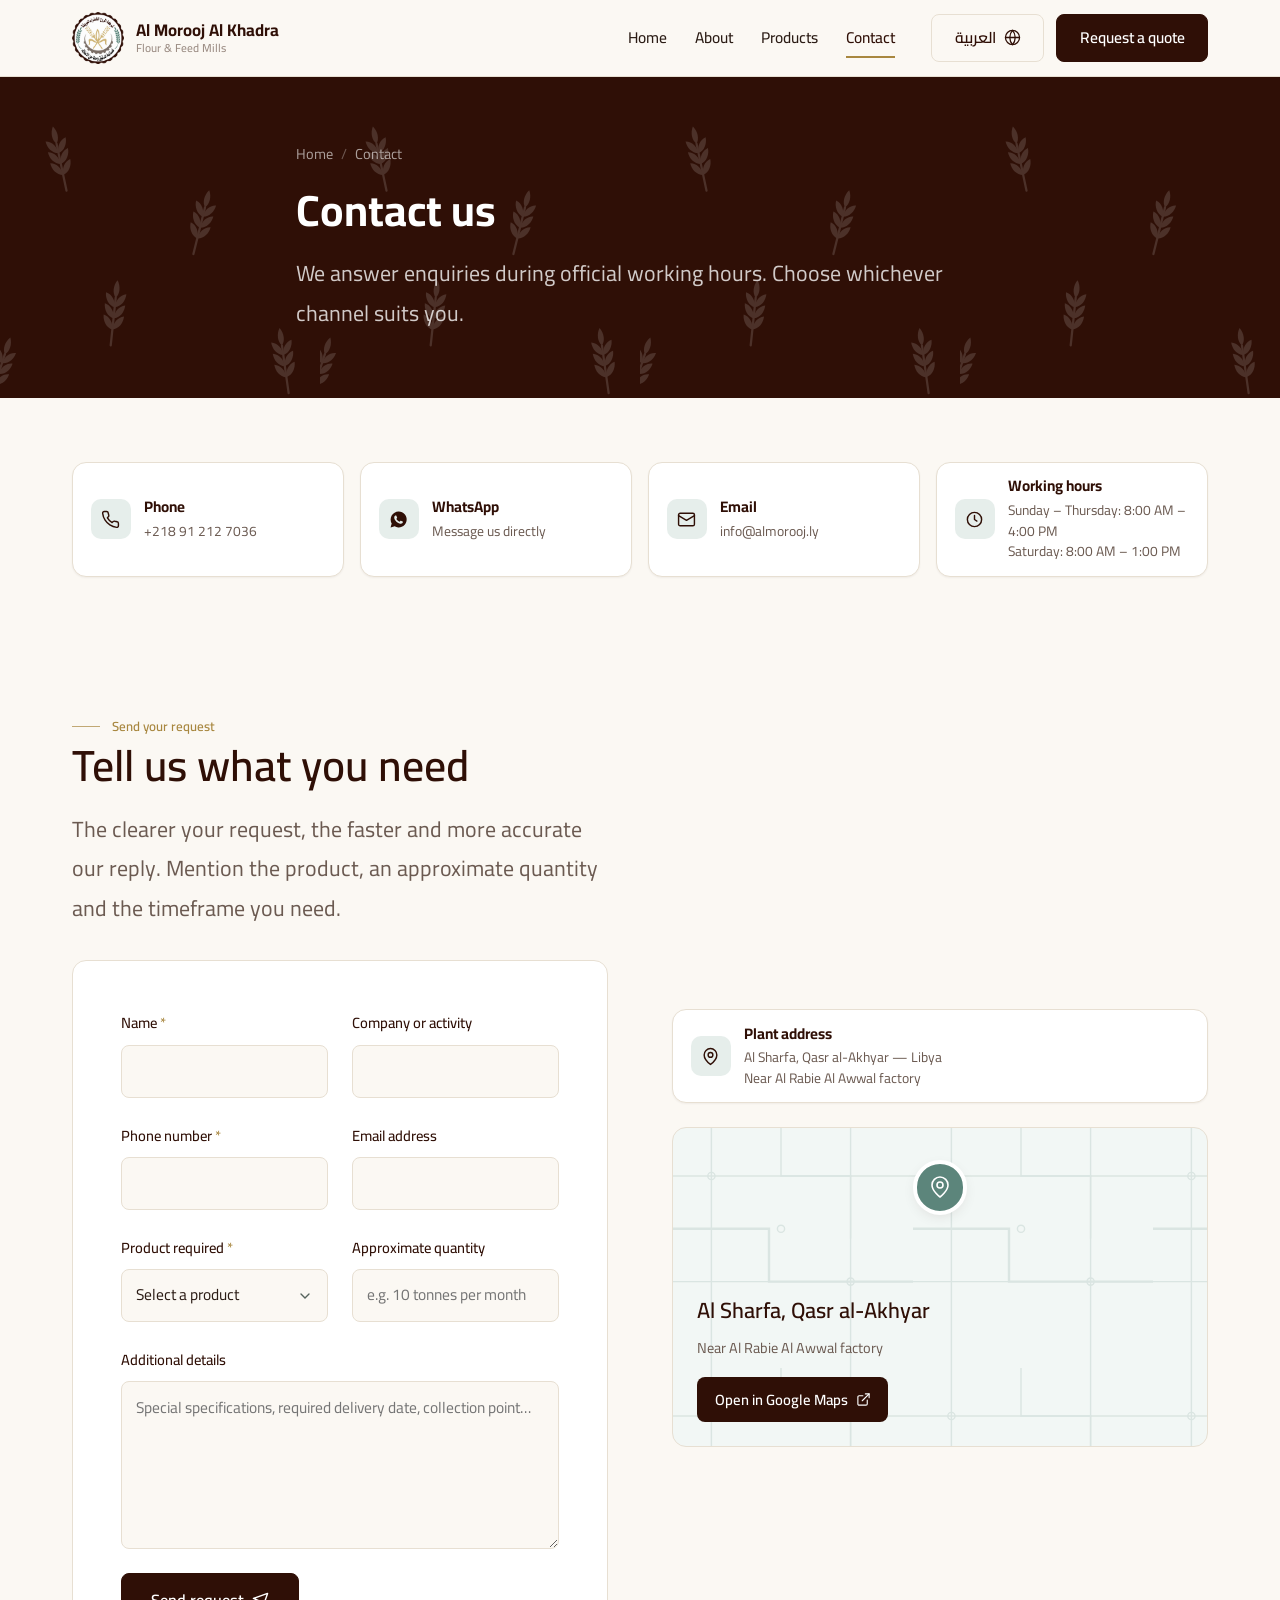
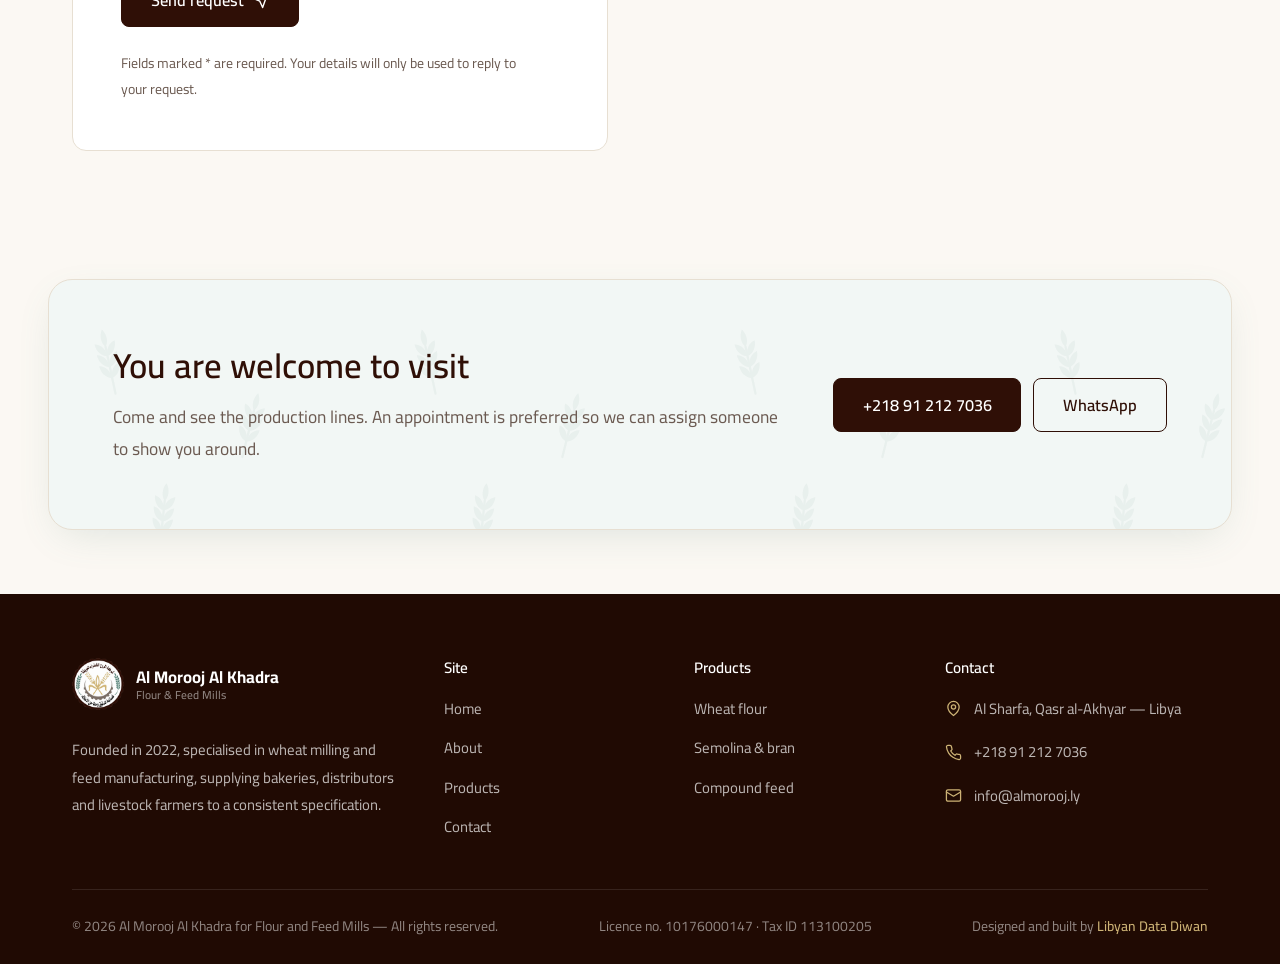
<file: en/contact.html>
<!DOCTYPE html>
<html lang="en" dir="ltr">
<head>
<meta charset="utf-8">
<meta name="viewport" content="width=device-width, initial-scale=1">

<title>Contact | Al Morooj Al Khadra</title>
<meta name="description" content="Contact Al Morooj Al Khadra for Flour and Feed Mills — product enquiries, quote requests and plant visits.">
<meta name="author" content="Al Morooj Al Khadra for Flour and Feed Mills">
<meta name="theme-color" content="#2f0f06">
<link rel="canonical" href="https://almorooj.ly/en/contact.html">
<link rel="alternate" hreflang="ar" href="https://almorooj.ly/contact.html">
<link rel="alternate" hreflang="en" href="https://almorooj.ly/en/contact.html">

<meta property="og:type" content="website">
<meta property="og:locale" content="en_US">
<meta property="og:site_name" content="Al Morooj Al Khadra">
<meta property="og:title" content="Contact | Al Morooj Al Khadra">
<meta property="og:description" content="Product enquiries, quote requests and plant visits.">
<meta property="og:url" content="https://almorooj.ly/en/contact.html">
<meta property="og:image" content="https://almorooj.ly/assets/img/og-image.png">
<meta name="twitter:card" content="summary_large_image">

<link rel="icon" href="../assets/img/favicon.svg" type="image/svg+xml">
<link rel="icon" href="../assets/img/favicon-32.png" sizes="32x32" type="image/png">
<link rel="icon" href="../assets/img/favicon-192.png" sizes="192x192" type="image/png">
<link rel="apple-touch-icon" href="../assets/img/apple-touch-icon.png">
<link rel="manifest" href="../site.webmanifest">

<link rel="preload" href="../assets/fonts/cairo-latin.woff2" as="font" type="font/woff2" crossorigin>
<link rel="stylesheet" href="../assets/css/fonts.css">
<link rel="stylesheet" href="../assets/css/base.css">
<link rel="stylesheet" href="../assets/css/components.css">
<script src="../assets/js/main.js" defer></script>
<noscript><style>.reveal { opacity: 1; transform: none; }</style></noscript>
</head>

<body>
<a class="skip-link" href="#main">Skip to content</a>

<!-- ══════════ Header ══════════ -->
<header class="site-header">
  <div class="container site-header__inner">
    <a class="brand" href="index.html" aria-label="Al Morooj Al Khadra — home">
      <img class="brand__mark" src="../assets/img/logo-small.png" alt="" width="160" height="160">
      <span class="brand__text">
        <span class="brand__name">Al Morooj Al Khadra</span>
        <span class="brand__sub">Flour &amp; Feed Mills</span>
      </span>
    </a>

    <button class="nav-toggle" type="button" aria-expanded="false" aria-controls="primary-nav" aria-label="Open menu">
      <span></span>
    </button>

    <nav class="nav" id="primary-nav" aria-label="Main navigation">
      <ul class="nav__list">
        <li><a class="nav__link" href="index.html">Home</a></li>
        <li><a class="nav__link" href="about.html">About</a></li>
        <li><a class="nav__link" href="products.html">Products</a></li>
        <li><a class="nav__link" href="contact.html" aria-current="page">Contact</a></li>
      </ul>
      <div class="nav__actions">
        <a class="lang-switch" href="../contact.html" hreflang="ar" lang="ar" dir="rtl">
          <svg viewBox="0 0 24 24" fill="none" stroke="currentColor" stroke-width="1.8" aria-hidden="true"><circle cx="12" cy="12" r="10"/><path d="M2 12h20M12 2a15 15 0 0 1 0 20 15 15 0 0 1 0-20z"/></svg>
          العربية
        </a>
        <a class="btn" href="#quote">Request a quote</a>
      </div>
    </nav>
  </div>
</header>

<main id="main">

  <!-- ══════════ Page head ══════════ -->
  <section class="page-head">
    <div class="container page-head__inner">
      <ol class="breadcrumb">
        <li><a href="index.html">Home</a></li>
        <li>Contact</li>
      </ol>
      <h1>Contact us</h1>
      <p>We answer enquiries during official working hours. Choose whichever channel suits you.</p>
    </div>
  </section>

  <!-- ══════════ Channels ══════════ -->
  <section class="section section--tight">
    <div class="container">
      <div class="grid contact-grid">
        <a class="contact-card contact-card--link reveal" href="tel:+218912127036">
          <span class="contact-card__icon" aria-hidden="true">
            <svg viewBox="0 0 24 24" fill="none" stroke="currentColor" stroke-width="1.8" stroke-linecap="round" stroke-linejoin="round"><path d="M22 16.9v3a2 2 0 0 1-2.2 2 19.8 19.8 0 0 1-8.6-3.1 19.5 19.5 0 0 1-6-6A19.8 19.8 0 0 1 2.1 4.2 2 2 0 0 1 4.1 2h3a2 2 0 0 1 2 1.7c.1 1 .4 1.9.7 2.8a2 2 0 0 1-.5 2.1L8.1 9.9a16 16 0 0 0 6 6l1.3-1.3a2 2 0 0 1 2.1-.4c.9.3 1.8.5 2.8.6a2 2 0 0 1 1.7 2.1z"/></svg>
          </span>
          <div>
            <h3>Phone</h3>
            <p>+218 91 212 7036</p>
          </div>
        </a>

        <a class="contact-card contact-card--link reveal" href="https://wa.me/218912127036" target="_blank" rel="noopener">
          <span class="contact-card__icon" aria-hidden="true">
            <svg viewBox="0 0 24 24" fill="currentColor"><path d="M12 2a10 10 0 0 0-8.6 15L2 22l5.2-1.4A10 10 0 1 0 12 2zm5.2 14.1c-.2.6-1.2 1.2-1.7 1.2-.5.1-1 .2-3.2-.7a11.4 11.4 0 0 1-4.7-4.1c-.3-.5-1-1.5-1-2.9 0-1.3.7-2 1-2.3.2-.3.5-.3.7-.3h.5c.2 0 .4 0 .6.5l.8 2c.1.2.1.4 0 .5l-.4.5-.3.4c-.1.1-.3.3-.1.6.2.3.7 1.2 1.5 1.9 1 .9 1.9 1.2 2.2 1.3.3.1.4.1.6-.1l.8-1c.2-.2.4-.2.6-.1l2 .9c.2.1.4.2.4.3.1.1.1.6-.1 1.2z"/></svg>
          </span>
          <div>
            <h3>WhatsApp</h3>
            <p>Message us directly</p>
          </div>
        </a>

        <a class="contact-card contact-card--link reveal" href="mailto:info@almorooj.ly">
          <span class="contact-card__icon" aria-hidden="true">
            <svg viewBox="0 0 24 24" fill="none" stroke="currentColor" stroke-width="1.8" stroke-linecap="round" stroke-linejoin="round"><rect x="2" y="4" width="20" height="16" rx="2"/><path d="m2 7 10 6 10-6"/></svg>
          </span>
          <div>
            <h3>Email</h3>
            <p>info@almorooj.ly</p>
          </div>
        </a>

        <div class="contact-card reveal">
          <span class="contact-card__icon" aria-hidden="true">
            <svg viewBox="0 0 24 24" fill="none" stroke="currentColor" stroke-width="1.8" stroke-linecap="round" stroke-linejoin="round"><circle cx="12" cy="12" r="9"/><path d="M12 7v5l3 2"/></svg>
          </span>
          <div>
            <h3>Working hours</h3>
            <p>Sunday – Thursday: 8:00 AM – 4:00 PM<br>Saturday: 8:00 AM – 1:00 PM</p>
          </div>
        </div>
      </div>
    </div>
  </section>

  <!-- ══════════ Form & map ══════════ -->
  <section class="section section--tight" id="quote">
    <div class="container split">
      <div class="reveal">
        <span class="eyebrow">Send your request</span>
        <h2>Tell us what you need</h2>
        <p class="lead" style="margin-block-start: var(--sp-4)">
          The clearer your request, the faster and more accurate our reply. Mention the product,
          an approximate quantity and the timeframe you need.
        </p>

        <!--
          The form works without a server:
          • If the action attribute is left empty, it opens the visitor's mail client with a
            prepared message addressed to the value in data-mailto.
          • To receive messages in your inbox instead, create a form on Formspree and put its
            URL in action, e.g. action="https://formspree.io/f/xxxxxxx"
        -->
        <form class="form" data-contact-form action="https://formsubmit.co/info@almorooj.ly" method="post"
              data-mailto="info@almorooj.ly"
              data-mail-subject="Quote request from the website"
              data-msg-required="This field is required"
              data-msg-email="Please enter a valid email address"
              data-msg-sending="Sending…"
              data-msg-success="Your message has reached us. We will get back to you shortly."
              data-msg-error="Sending failed. Please try again or email us directly."
              style="margin-block-start: var(--sp-6)">

          <input type="hidden" name="_subject" value="New quote request from Al Morooj website">
          <input type="hidden" name="_template" value="table">
          <input type="hidden" name="_captcha" value="false">

          <div class="form__row form__row--2">
            <div class="field">
              <label for="name">Name <span aria-hidden="true">*</span></label>
              <input type="text" id="name" name="Name" autocomplete="name" required>
              <span class="field__error" role="alert"></span>
            </div>
            <div class="field">
              <label for="company">Company or activity</label>
              <input type="text" id="company" name="Company" autocomplete="organization">
            </div>
          </div>

          <div class="form__row form__row--2">
            <div class="field">
              <label for="phone">Phone number <span aria-hidden="true">*</span></label>
              <input type="tel" id="phone" name="Phone" autocomplete="tel" required>
              <span class="field__error" role="alert"></span>
            </div>
            <div class="field">
              <label for="email">Email address</label>
              <input type="email" id="email" name="Email" autocomplete="email">
              <span class="field__error" role="alert"></span>
            </div>
          </div>

          <div class="form__row form__row--2">
            <div class="field">
              <label for="product">Product required <span aria-hidden="true">*</span></label>
              <select id="product" name="Product" required>
                <option value="">Select a product</option>
                <option>Premium flour</option>
                <option>Wholemeal flour</option>
                <option>Bakery grade flour</option>
                <option>Fine semolina</option>
                <option>Coarse semolina</option>
                <option>Wheat bran</option>
                <option>Poultry feed</option>
                <option>Cattle feed</option>
                <option>Sheep feed</option>
                <option>More than one product</option>
              </select>
              <span class="field__error" role="alert"></span>
            </div>
            <div class="field">
              <label for="quantity">Approximate quantity</label>
              <input type="text" id="quantity" name="Quantity" placeholder="e.g. 10 tonnes per month">
            </div>
          </div>

          <div class="field">
            <label for="message">Additional details</label>
            <textarea id="message" name="Details" rows="5" placeholder="Special specifications, required delivery date, collection point…"></textarea>
          </div>

          <p class="form__status" role="status" aria-live="polite"></p>

          <div>
            <button class="btn btn--lg" type="submit">
              Send request
              <svg viewBox="0 0 24 24" fill="none" stroke="currentColor" stroke-width="2" stroke-linecap="round" stroke-linejoin="round" aria-hidden="true"><path d="m22 2-7 20-4-9-9-4z"/></svg>
            </button>
          </div>

          <p class="form__note">Fields marked <span aria-hidden="true">*</span> are required. Your details will only be used to reply to your request.</p>
        </form>
      </div>

      <div class="reveal">
        <div class="contact-card" style="margin-block-end: var(--sp-5)">
          <span class="contact-card__icon" aria-hidden="true">
            <svg viewBox="0 0 24 24" fill="none" stroke="currentColor" stroke-width="1.8" stroke-linecap="round" stroke-linejoin="round"><path d="M20 10c0 6-8 12-8 12s-8-6-8-12a8 8 0 0 1 16 0z"/><circle cx="12" cy="10" r="3"/></svg>
          </span>
          <div>
            <h3>Plant address</h3>
            <p>
              Al Sharfa, Qasr al-Akhyar — Libya<br>
              <span class="muted">Near Al Rabie Al Awwal factory</span>
            </p>
          </div>
        </div>

        <!-- The map loads only when the visitor clicks -->
        <a class="map-card" href="https://www.google.com/maps/search/?api=1&amp;query=32.711167%2C13.8285" target="_blank" rel="noopener">
          <span class="map-card__pin" aria-hidden="true">
            <svg viewBox="0 0 24 24" fill="none" stroke="currentColor" stroke-width="1.6" stroke-linecap="round" stroke-linejoin="round"><path d="M20 10c0 6-8 12-8 12s-8-6-8-12a8 8 0 0 1 16 0z"/><circle cx="12" cy="10" r="3"/></svg>
          </span>
          <span class="map-card__body">
            <strong>Al Sharfa, Qasr al-Akhyar</strong>
            <small>Near Al Rabie Al Awwal factory</small>
          </span>
          <span class="map-card__cta">
            Open in Google Maps
            <svg viewBox="0 0 24 24" fill="none" stroke="currentColor" stroke-width="1.8" stroke-linecap="round" stroke-linejoin="round" aria-hidden="true"><path d="M15 3h6v6"/><path d="M10 14 21 3"/><path d="M18 13v6a2 2 0 0 1-2 2H5a2 2 0 0 1-2-2V8a2 2 0 0 1 2-2h6"/></svg>
          </span>
        </a>
      </div>
    </div>
  </section>

  <!-- ══════════ Visit CTA ══════════ -->
  <section class="cta-band">
    <div class="container cta-band__inner">
      <div>
        <h2>You are welcome to visit</h2>
        <p>Come and see the production lines. An appointment is preferred so we can assign someone to show you around.</p>
      </div>
      <div class="cta-band__actions">
        <a class="btn btn--light btn--lg" href="tel:+218912127036">+218 91 212 7036</a>
        <a class="btn btn--wheat btn--lg" href="https://wa.me/218912127036" target="_blank" rel="noopener">WhatsApp</a>
      </div>
    </div>
  </section>

</main>

<!-- ══════════ Footer ══════════ -->
<footer class="site-footer">
  <div class="container">
    <div class="site-footer__grid">
      <div>
        <div class="brand">
          <img class="brand__mark" src="../assets/img/logo-small.png" alt="" width="160" height="160" loading="lazy">
          <span class="brand__text">
            <span class="brand__name">Al Morooj Al Khadra</span>
            <span class="brand__sub">Flour &amp; Feed Mills</span>
          </span>
        </div>
        <p class="site-footer__about">
          Founded in 2022, specialised in wheat milling and feed manufacturing, supplying
          bakeries, distributors and livestock farmers to a consistent specification.
        </p>
      </div>

      <nav aria-label="Site links">
        <h4>Site</h4>
        <ul class="footer-links">
          <li><a href="index.html">Home</a></li>
          <li><a href="about.html">About</a></li>
          <li><a href="products.html">Products</a></li>
          <li><a href="contact.html">Contact</a></li>
        </ul>
      </nav>

      <nav aria-label="Product links">
        <h4>Products</h4>
        <ul class="footer-links">
          <li><a href="products.html#flour">Wheat flour</a></li>
          <li><a href="products.html#semolina">Semolina &amp; bran</a></li>
          <li><a href="products.html#feed">Compound feed</a></li>
        </ul>
      </nav>

      <div>
        <h4>Contact</h4>
        <ul class="footer-contact">
          <li>
            <svg viewBox="0 0 24 24" fill="none" stroke="currentColor" stroke-width="1.8" stroke-linecap="round" stroke-linejoin="round" aria-hidden="true"><path d="M20 10c0 6-8 12-8 12s-8-6-8-12a8 8 0 0 1 16 0z"/><circle cx="12" cy="10" r="3"/></svg>
            <span>Al Sharfa, Qasr al-Akhyar — Libya</span>
          </li>
          <li>
            <svg viewBox="0 0 24 24" fill="none" stroke="currentColor" stroke-width="1.8" stroke-linecap="round" stroke-linejoin="round" aria-hidden="true"><path d="M22 16.9v3a2 2 0 0 1-2.2 2 19.8 19.8 0 0 1-8.6-3.1 19.5 19.5 0 0 1-6-6A19.8 19.8 0 0 1 2.1 4.2 2 2 0 0 1 4.1 2h3a2 2 0 0 1 2 1.7c.1 1 .4 1.9.7 2.8a2 2 0 0 1-.5 2.1L8.1 9.9a16 16 0 0 0 6 6l1.3-1.3a2 2 0 0 1 2.1-.4c.9.3 1.8.5 2.8.6a2 2 0 0 1 1.7 2.1z"/></svg>
            <a href="tel:+218912127036">+218 91 212 7036</a>
          </li>
          <li>
            <svg viewBox="0 0 24 24" fill="none" stroke="currentColor" stroke-width="1.8" stroke-linecap="round" stroke-linejoin="round" aria-hidden="true"><rect x="2" y="4" width="20" height="16" rx="2"/><path d="m2 7 10 6 10-6"/></svg>
            <a href="mailto:info@almorooj.ly">info@almorooj.ly</a>
          </li>
        </ul>
      </div>
    </div>

    <div class="site-footer__bottom">
      <p>© <span data-year>2026</span> Al Morooj Al Khadra for Flour and Feed Mills — All rights reserved.</p>
      <p>Licence no. 10176000147 · Tax ID 113100205</p>
      <p class="site-footer__credit">Designed and built by <a href="https://ldd.ly" target="_blank" rel="noopener">Libyan Data Diwan</a></p>
    </div>
  </div>
</footer>

</body>
</html>
</file>
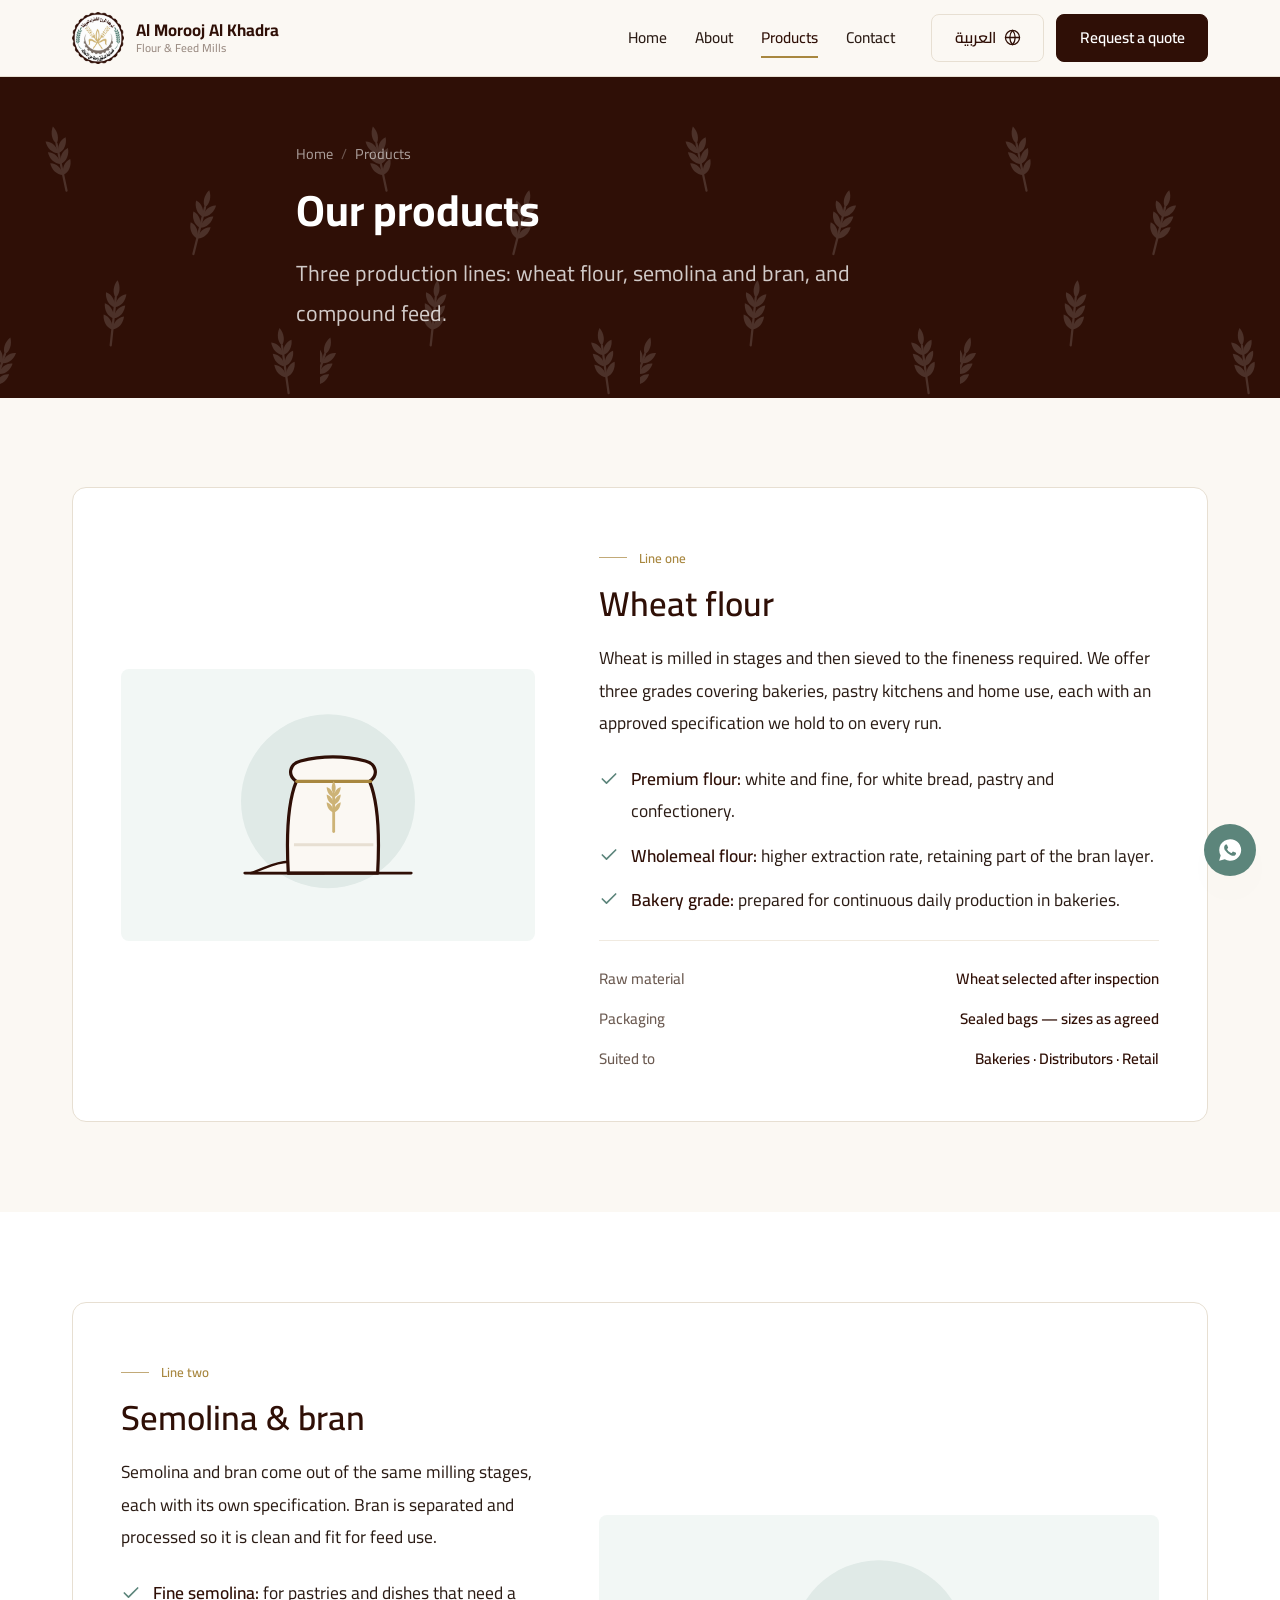
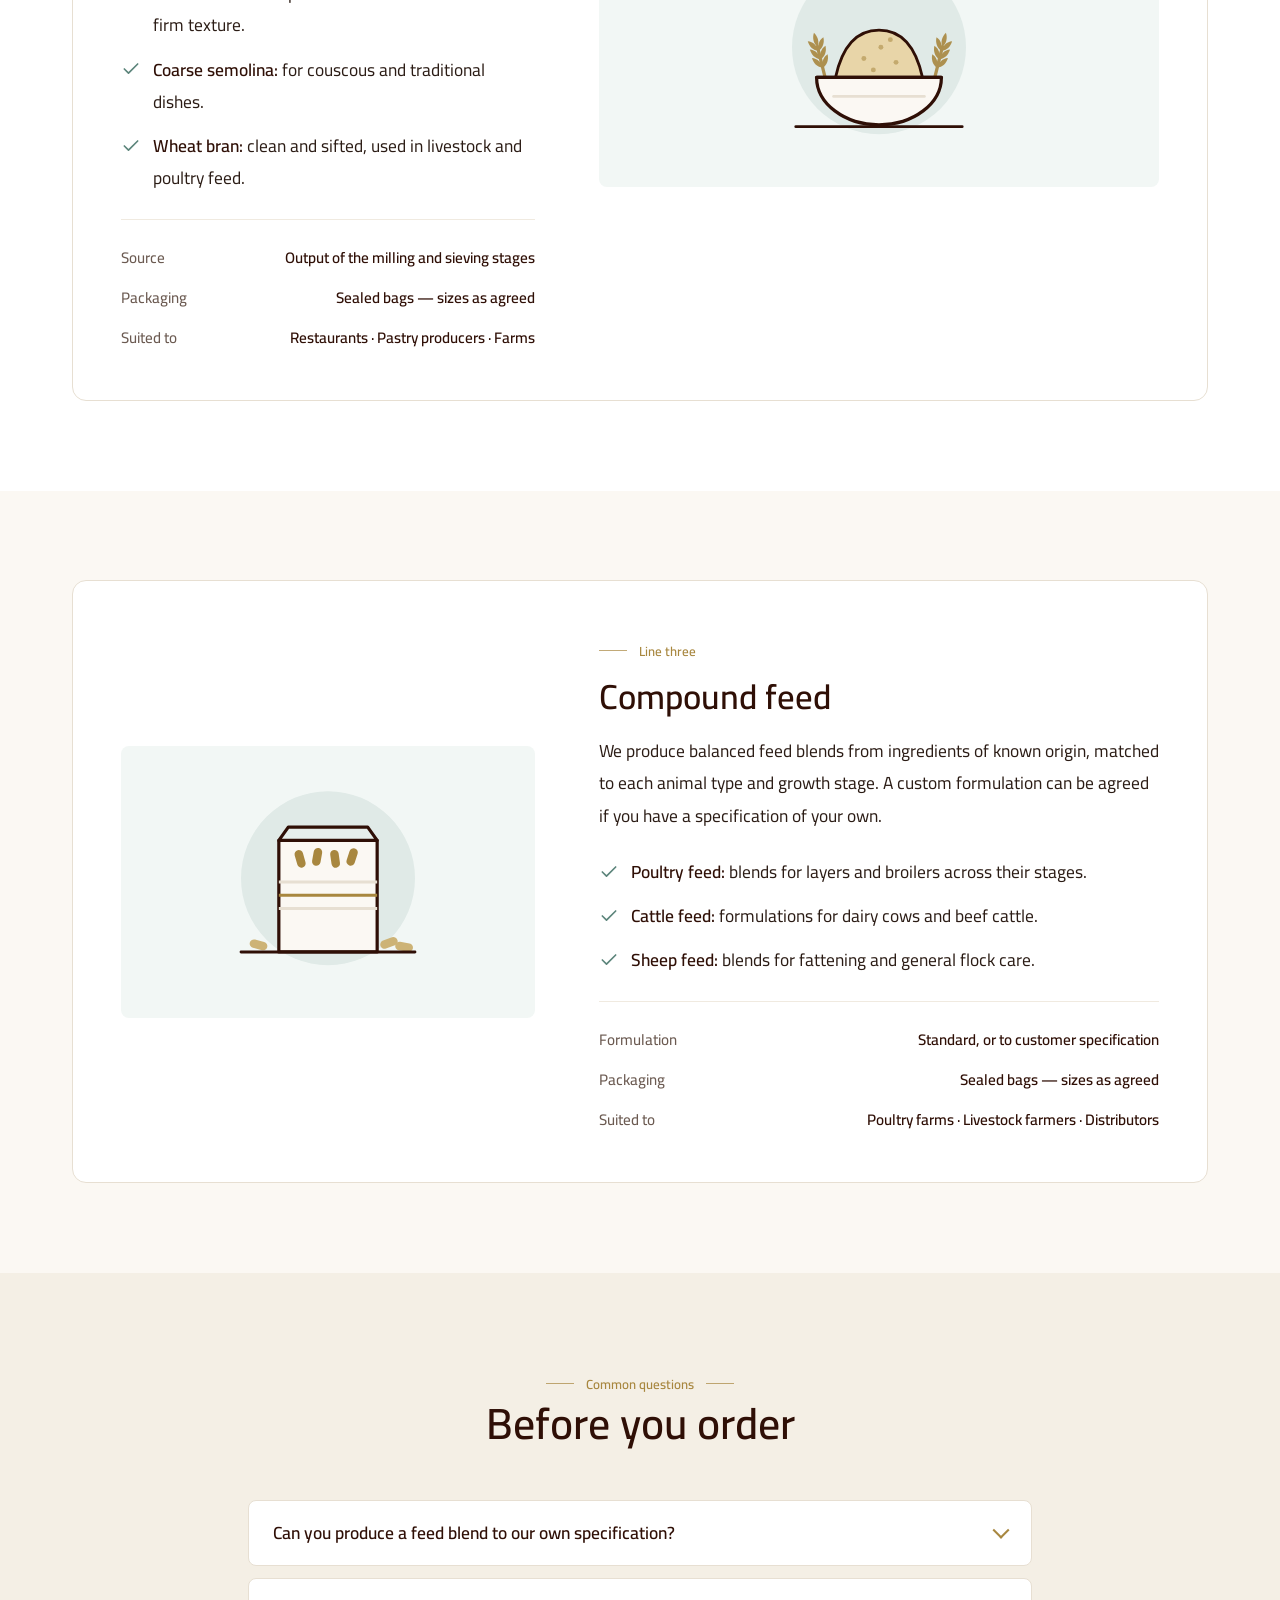
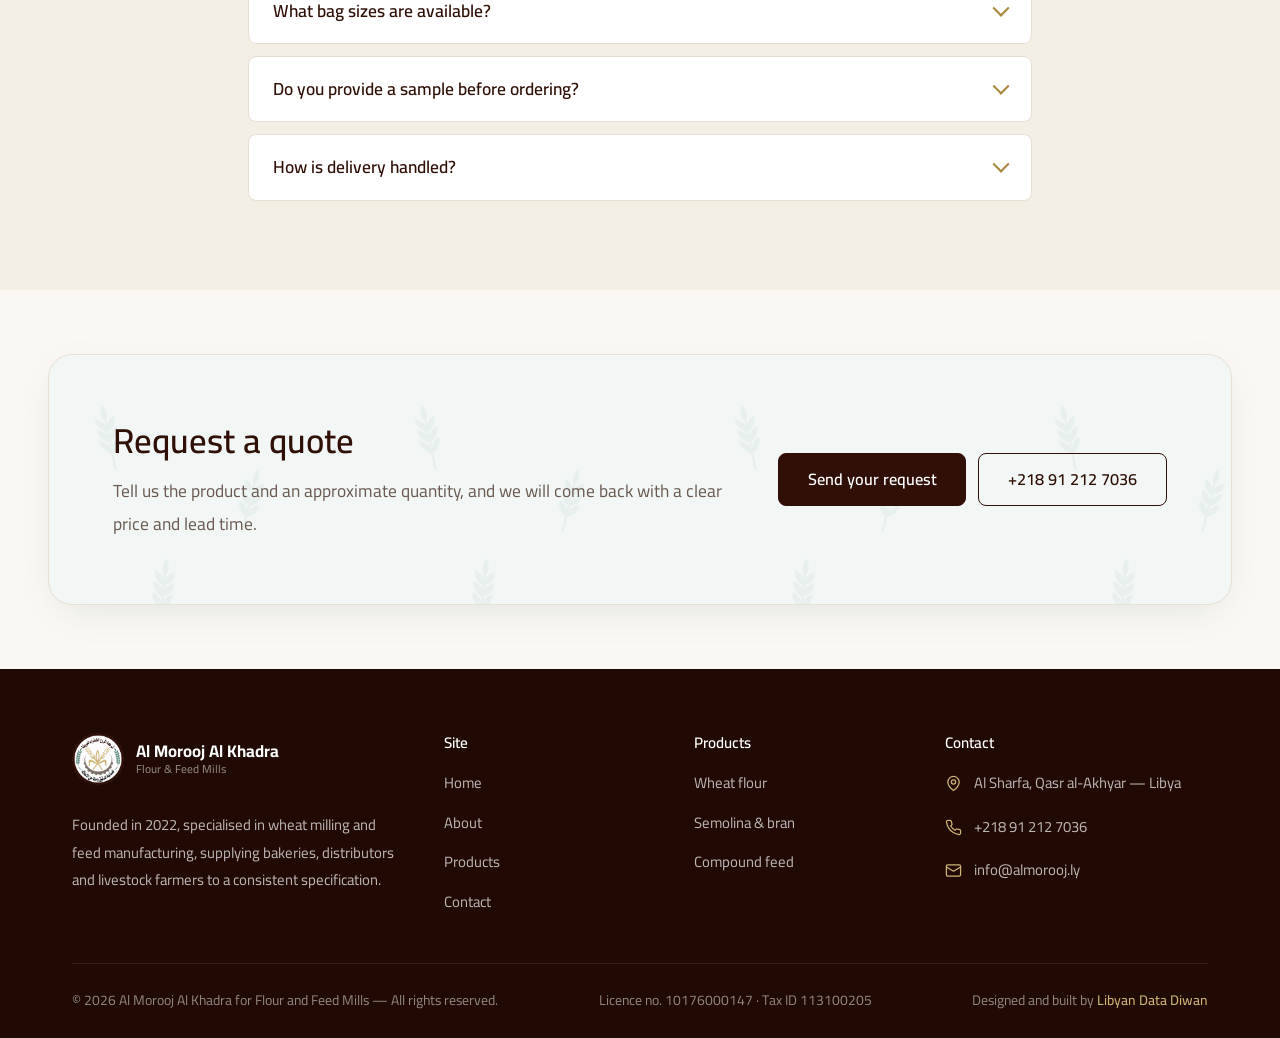
<file: en/products.html>
<!DOCTYPE html>
<html lang="en" dir="ltr">
<head>
<meta charset="utf-8">
<meta name="viewport" content="width=device-width, initial-scale=1">

<title>Products | Al Morooj Al Khadra</title>
<meta name="description" content="Wheat flour in several grades, semolina and bran, and compound feed for poultry, cattle and sheep — from Al Morooj Al Khadra for Flour and Feed Mills.">
<meta name="author" content="Al Morooj Al Khadra for Flour and Feed Mills">
<meta name="theme-color" content="#2f0f06">
<link rel="canonical" href="https://almorooj.ly/en/products.html">
<link rel="alternate" hreflang="ar" href="https://almorooj.ly/products.html">
<link rel="alternate" hreflang="en" href="https://almorooj.ly/en/products.html">

<meta property="og:type" content="website">
<meta property="og:locale" content="en_US">
<meta property="og:site_name" content="Al Morooj Al Khadra">
<meta property="og:title" content="Products | Al Morooj Al Khadra">
<meta property="og:description" content="Wheat flour, semolina and bran, and compound feed for poultry, cattle and sheep.">
<meta property="og:url" content="https://almorooj.ly/en/products.html">
<meta property="og:image" content="https://almorooj.ly/assets/img/og-image.png">
<meta name="twitter:card" content="summary_large_image">

<link rel="icon" href="../assets/img/favicon.svg" type="image/svg+xml">
<link rel="icon" href="../assets/img/favicon-32.png" sizes="32x32" type="image/png">
<link rel="icon" href="../assets/img/favicon-192.png" sizes="192x192" type="image/png">
<link rel="apple-touch-icon" href="../assets/img/apple-touch-icon.png">
<link rel="manifest" href="../site.webmanifest">

<link rel="preload" href="../assets/fonts/cairo-latin.woff2" as="font" type="font/woff2" crossorigin>
<link rel="stylesheet" href="../assets/css/fonts.css">
<link rel="stylesheet" href="../assets/css/base.css">
<link rel="stylesheet" href="../assets/css/components.css">
<script src="../assets/js/main.js" defer></script>
<noscript><style>.reveal { opacity: 1; transform: none; }</style></noscript>

<script type="application/ld+json">
{
  "@context": "https://schema.org",
  "@type": "FAQPage",
  "mainEntity": [
    {
      "@type": "Question",
      "name": "Can you produce a feed blend to our own specification?",
      "acceptedAnswer": {
        "@type": "Answer",
        "text": "Yes. Send us the specification, we review it with you, then agree the formulation and quantity before production starts."
      }
    },
    {
      "@type": "Question",
      "name": "What bag sizes are available?",
      "acceptedAnswer": {
        "@type": "Answer",
        "text": "Bag sizes vary by product and order volume, and are agreed when the quote is prepared."
      }
    },
    {
      "@type": "Question",
      "name": "Do you provide a sample before ordering?",
      "acceptedAnswer": {
        "@type": "Answer",
        "text": "Yes, a sample of the requested product can be supplied for evaluation before any agreement."
      }
    }
  ]
}
</script>
</head>

<body>
<a class="skip-link" href="#main">Skip to content</a>

<!-- ══════════ Header ══════════ -->
<header class="site-header">
  <div class="container site-header__inner">
    <a class="brand" href="index.html" aria-label="Al Morooj Al Khadra — home">
      <img class="brand__mark" src="../assets/img/logo-small.png" alt="" width="160" height="160">
      <span class="brand__text">
        <span class="brand__name">Al Morooj Al Khadra</span>
        <span class="brand__sub">Flour &amp; Feed Mills</span>
      </span>
    </a>

    <button class="nav-toggle" type="button" aria-expanded="false" aria-controls="primary-nav" aria-label="Open menu">
      <span></span>
    </button>

    <nav class="nav" id="primary-nav" aria-label="Main navigation">
      <ul class="nav__list">
        <li><a class="nav__link" href="index.html">Home</a></li>
        <li><a class="nav__link" href="about.html">About</a></li>
        <li><a class="nav__link" href="products.html" aria-current="page">Products</a></li>
        <li><a class="nav__link" href="contact.html">Contact</a></li>
      </ul>
      <div class="nav__actions">
        <a class="lang-switch" href="../products.html" hreflang="ar" lang="ar" dir="rtl">
          <svg viewBox="0 0 24 24" fill="none" stroke="currentColor" stroke-width="1.8" aria-hidden="true"><circle cx="12" cy="12" r="10"/><path d="M2 12h20M12 2a15 15 0 0 1 0 20 15 15 0 0 1 0-20z"/></svg>
          العربية
        </a>
        <a class="btn" href="contact.html">Request a quote</a>
      </div>
    </nav>
  </div>
</header>

<main id="main">

  <!-- ══════════ Page head ══════════ -->
  <section class="page-head">
    <div class="container page-head__inner">
      <ol class="breadcrumb">
        <li><a href="index.html">Home</a></li>
        <li>Products</li>
      </ol>
      <h1>Our products</h1>
      <p>Three production lines: wheat flour, semolina and bran, and compound feed.</p>
    </div>
  </section>

  <!-- ══════════ Wheat flour ══════════ -->
  <section class="section" id="flour">
    <div class="container">
      <article class="product-detail reveal">
        <div class="product-detail__figure">
          <img src="../assets/img/illus-flour.svg" alt="Sack of wheat flour" width="220" height="220" loading="lazy">
        </div>
        <div>
          <span class="eyebrow">Line one</span>
          <h2 style="margin-block-start: var(--sp-3); font-size: var(--step-3)">Wheat flour</h2>
          <p style="margin-block-start: var(--sp-4)">
            Wheat is milled in stages and then sieved to the fineness required. We offer three
            grades covering bakeries, pastry kitchens and home use, each with an approved
            specification we hold to on every run.
          </p>

          <ul class="check-list">
            <li>
              <svg viewBox="0 0 24 24" fill="none" stroke="currentColor" stroke-width="2" stroke-linecap="round" stroke-linejoin="round" aria-hidden="true"><path d="M20 6 9 17l-5-5"/></svg>
              <span><strong>Premium flour:</strong> white and fine, for white bread, pastry and confectionery.</span>
            </li>
            <li>
              <svg viewBox="0 0 24 24" fill="none" stroke="currentColor" stroke-width="2" stroke-linecap="round" stroke-linejoin="round" aria-hidden="true"><path d="M20 6 9 17l-5-5"/></svg>
              <span><strong>Wholemeal flour:</strong> higher extraction rate, retaining part of the bran layer.</span>
            </li>
            <li>
              <svg viewBox="0 0 24 24" fill="none" stroke="currentColor" stroke-width="2" stroke-linecap="round" stroke-linejoin="round" aria-hidden="true"><path d="M20 6 9 17l-5-5"/></svg>
              <span><strong>Bakery grade:</strong> prepared for continuous daily production in bakeries.</span>
            </li>
          </ul>

          <dl class="spec-list">
            <div>
              <dt>Raw material</dt>
              <dd>Wheat selected after inspection</dd>
            </div>
            <div>
              <dt>Packaging</dt>
              <dd>Sealed bags — sizes as agreed</dd>
            </div>
            <div>
              <dt>Suited to</dt>
              <dd>Bakeries · Distributors · Retail</dd>
            </div>
          </dl>
        </div>
      </article>
    </div>
  </section>

  <!-- ══════════ Semolina & bran ══════════ -->
  <section class="section section--paper" id="semolina">
    <div class="container">
      <article class="product-detail product-detail--flip reveal">
        <div class="product-detail__figure">
          <img src="../assets/img/illus-semolina.svg" alt="Semolina and wheat bran" width="220" height="220" loading="lazy">
        </div>
        <div>
          <span class="eyebrow">Line two</span>
          <h2 style="margin-block-start: var(--sp-3); font-size: var(--step-3)">Semolina &amp; bran</h2>
          <p style="margin-block-start: var(--sp-4)">
            Semolina and bran come out of the same milling stages, each with its own
            specification. Bran is separated and processed so it is clean and fit for feed use.
          </p>

          <ul class="check-list">
            <li>
              <svg viewBox="0 0 24 24" fill="none" stroke="currentColor" stroke-width="2" stroke-linecap="round" stroke-linejoin="round" aria-hidden="true"><path d="M20 6 9 17l-5-5"/></svg>
              <span><strong>Fine semolina:</strong> for pastries and dishes that need a firm texture.</span>
            </li>
            <li>
              <svg viewBox="0 0 24 24" fill="none" stroke="currentColor" stroke-width="2" stroke-linecap="round" stroke-linejoin="round" aria-hidden="true"><path d="M20 6 9 17l-5-5"/></svg>
              <span><strong>Coarse semolina:</strong> for couscous and traditional dishes.</span>
            </li>
            <li>
              <svg viewBox="0 0 24 24" fill="none" stroke="currentColor" stroke-width="2" stroke-linecap="round" stroke-linejoin="round" aria-hidden="true"><path d="M20 6 9 17l-5-5"/></svg>
              <span><strong>Wheat bran:</strong> clean and sifted, used in livestock and poultry feed.</span>
            </li>
          </ul>

          <dl class="spec-list">
            <div>
              <dt>Source</dt>
              <dd>Output of the milling and sieving stages</dd>
            </div>
            <div>
              <dt>Packaging</dt>
              <dd>Sealed bags — sizes as agreed</dd>
            </div>
            <div>
              <dt>Suited to</dt>
              <dd>Restaurants · Pastry producers · Farms</dd>
            </div>
          </dl>
        </div>
      </article>
    </div>
  </section>

  <!-- ══════════ Compound feed ══════════ -->
  <section class="section" id="feed">
    <div class="container">
      <article class="product-detail reveal">
        <div class="product-detail__figure">
          <img src="../assets/img/illus-feed.svg" alt="Bags of compound animal feed" width="220" height="220" loading="lazy">
        </div>
        <div>
          <span class="eyebrow">Line three</span>
          <h2 style="margin-block-start: var(--sp-3); font-size: var(--step-3)">Compound feed</h2>
          <p style="margin-block-start: var(--sp-4)">
            We produce balanced feed blends from ingredients of known origin, matched to each
            animal type and growth stage. A custom formulation can be agreed if you have a
            specification of your own.
          </p>

          <ul class="check-list">
            <li>
              <svg viewBox="0 0 24 24" fill="none" stroke="currentColor" stroke-width="2" stroke-linecap="round" stroke-linejoin="round" aria-hidden="true"><path d="M20 6 9 17l-5-5"/></svg>
              <span><strong>Poultry feed:</strong> blends for layers and broilers across their stages.</span>
            </li>
            <li>
              <svg viewBox="0 0 24 24" fill="none" stroke="currentColor" stroke-width="2" stroke-linecap="round" stroke-linejoin="round" aria-hidden="true"><path d="M20 6 9 17l-5-5"/></svg>
              <span><strong>Cattle feed:</strong> formulations for dairy cows and beef cattle.</span>
            </li>
            <li>
              <svg viewBox="0 0 24 24" fill="none" stroke="currentColor" stroke-width="2" stroke-linecap="round" stroke-linejoin="round" aria-hidden="true"><path d="M20 6 9 17l-5-5"/></svg>
              <span><strong>Sheep feed:</strong> blends for fattening and general flock care.</span>
            </li>
          </ul>

          <dl class="spec-list">
            <div>
              <dt>Formulation</dt>
              <dd>Standard, or to customer specification</dd>
            </div>
            <div>
              <dt>Packaging</dt>
              <dd>Sealed bags — sizes as agreed</dd>
            </div>
            <div>
              <dt>Suited to</dt>
              <dd>Poultry farms · Livestock farmers · Distributors</dd>
            </div>
          </dl>
        </div>
      </article>
    </div>
  </section>

  <!-- ══════════ FAQ ══════════ -->
  <section class="section section--sand">
    <div class="container container--narrow">
      <div class="section-head section-head--center reveal">
        <span class="eyebrow">Common questions</span>
        <h2>Before you order</h2>
      </div>

      <div class="faq reveal">
        <details>
          <summary>Can you produce a feed blend to our own specification?</summary>
          <p>Yes. Send us the specification, we review it with you, then agree the formulation and quantity before production starts.</p>
        </details>
        <details>
          <summary>What bag sizes are available?</summary>
          <p>Bag sizes vary by product and order volume, and are agreed when the quote is prepared.</p>
        </details>
        <details>
          <summary>Do you provide a sample before ordering?</summary>
          <p>Yes, a sample of the requested product can be supplied for evaluation before any agreement.</p>
        </details>
        <details>
          <summary>How is delivery handled?</summary>
          <p>The delivery date is agreed when the order is confirmed, and we hold to it. For repeat orders a recurring supply schedule can be arranged.</p>
        </details>
      </div>
    </div>
  </section>

  <!-- ══════════ CTA ══════════ -->
  <section class="cta-band">
    <div class="container cta-band__inner">
      <div>
        <h2>Request a quote</h2>
        <p>Tell us the product and an approximate quantity, and we will come back with a clear price and lead time.</p>
      </div>
      <div class="cta-band__actions">
        <a class="btn btn--light btn--lg" href="contact.html">Send your request</a>
        <a class="btn btn--wheat btn--lg" href="tel:+218912127036">+218 91 212 7036</a>
      </div>
    </div>
  </section>

</main>

<!-- ══════════ Footer ══════════ -->
<footer class="site-footer">
  <div class="container">
    <div class="site-footer__grid">
      <div>
        <div class="brand">
          <img class="brand__mark" src="../assets/img/logo-small.png" alt="" width="160" height="160" loading="lazy">
          <span class="brand__text">
            <span class="brand__name">Al Morooj Al Khadra</span>
            <span class="brand__sub">Flour &amp; Feed Mills</span>
          </span>
        </div>
        <p class="site-footer__about">
          Founded in 2022, specialised in wheat milling and feed manufacturing, supplying
          bakeries, distributors and livestock farmers to a consistent specification.
        </p>
      </div>

      <nav aria-label="Site links">
        <h4>Site</h4>
        <ul class="footer-links">
          <li><a href="index.html">Home</a></li>
          <li><a href="about.html">About</a></li>
          <li><a href="products.html">Products</a></li>
          <li><a href="contact.html">Contact</a></li>
        </ul>
      </nav>

      <nav aria-label="Product links">
        <h4>Products</h4>
        <ul class="footer-links">
          <li><a href="products.html#flour">Wheat flour</a></li>
          <li><a href="products.html#semolina">Semolina &amp; bran</a></li>
          <li><a href="products.html#feed">Compound feed</a></li>
        </ul>
      </nav>

      <div>
        <h4>Contact</h4>
        <ul class="footer-contact">
          <li>
            <svg viewBox="0 0 24 24" fill="none" stroke="currentColor" stroke-width="1.8" stroke-linecap="round" stroke-linejoin="round" aria-hidden="true"><path d="M20 10c0 6-8 12-8 12s-8-6-8-12a8 8 0 0 1 16 0z"/><circle cx="12" cy="10" r="3"/></svg>
            <span>Al Sharfa, Qasr al-Akhyar — Libya</span>
          </li>
          <li>
            <svg viewBox="0 0 24 24" fill="none" stroke="currentColor" stroke-width="1.8" stroke-linecap="round" stroke-linejoin="round" aria-hidden="true"><path d="M22 16.9v3a2 2 0 0 1-2.2 2 19.8 19.8 0 0 1-8.6-3.1 19.5 19.5 0 0 1-6-6A19.8 19.8 0 0 1 2.1 4.2 2 2 0 0 1 4.1 2h3a2 2 0 0 1 2 1.7c.1 1 .4 1.9.7 2.8a2 2 0 0 1-.5 2.1L8.1 9.9a16 16 0 0 0 6 6l1.3-1.3a2 2 0 0 1 2.1-.4c.9.3 1.8.5 2.8.6a2 2 0 0 1 1.7 2.1z"/></svg>
            <a href="tel:+218912127036">+218 91 212 7036</a>
          </li>
          <li>
            <svg viewBox="0 0 24 24" fill="none" stroke="currentColor" stroke-width="1.8" stroke-linecap="round" stroke-linejoin="round" aria-hidden="true"><rect x="2" y="4" width="20" height="16" rx="2"/><path d="m2 7 10 6 10-6"/></svg>
            <a href="mailto:info@almorooj.ly">info@almorooj.ly</a>
          </li>
        </ul>
      </div>
    </div>

    <div class="site-footer__bottom">
      <p>© <span data-year>2026</span> Al Morooj Al Khadra for Flour and Feed Mills — All rights reserved.</p>
      <p>Licence no. 10176000147 · Tax ID 113100205</p>
      <p class="site-footer__credit">Designed and built by <a href="https://ldd.ly" target="_blank" rel="noopener">Libyan Data Diwan</a></p>
    </div>
  </div>
</footer>

<a class="whatsapp-fab" href="https://wa.me/218912127036" target="_blank" rel="noopener" aria-label="Chat on WhatsApp">
  <svg viewBox="0 0 24 24" fill="currentColor" aria-hidden="true"><path d="M12 2a10 10 0 0 0-8.6 15L2 22l5.2-1.4A10 10 0 1 0 12 2zm5.2 14.1c-.2.6-1.2 1.2-1.7 1.2-.5.1-1 .2-3.2-.7a11.4 11.4 0 0 1-4.7-4.1c-.3-.5-1-1.5-1-2.9 0-1.3.7-2 1-2.3.2-.3.5-.3.7-.3h.5c.2 0 .4 0 .6.5l.8 2c.1.2.1.4 0 .5l-.4.5-.3.4c-.1.1-.3.3-.1.6.2.3.7 1.2 1.5 1.9 1 .9 1.9 1.2 2.2 1.3.3.1.4.1.6-.1l.8-1c.2-.2.4-.2.6-.1l2 .9c.2.1.4.2.4.3.1.1.1.6-.1 1.2z"/></svg>
</a>

</body>
</html>
</file>
<file: assets/css/fonts.css>
/* Cairo — SIL Open Font License 1.1; self-hosted to avoid third-party requests. */
@font-face {
  font-family: 'Cairo';
  font-style: normal;
  font-weight: 400 700;
  font-display: swap;
  src: url('../fonts/cairo-arabic.woff2') format('woff2');
  unicode-range: U+0600-06FF, U+0750-077F, U+0870-0891, U+0897-08E1, U+08E3-08FF, U+200C-200E, U+2010-2011, U+204F, U+2E41, U+FB50-FDFF, U+FE70-FE74, U+FE76-FEFC, U+102E0-102FB, U+10E60-10E7E, U+10EC2-10EC7, U+10EC9-10EEE, U+10EF0-10EFF, U+1EE00-1EE03, U+1EE05-1EE1F, U+1EE21-1EE22, U+1EE24, U+1EE27, U+1EE29-1EE32, U+1EE34-1EE37, U+1EE39, U+1EE3B, U+1EE42, U+1EE47, U+1EE49, U+1EE4B, U+1EE4D-1EE4F, U+1EE51-1EE52, U+1EE54, U+1EE57, U+1EE59, U+1EE5B, U+1EE5D, U+1EE5F, U+1EE61-1EE62, U+1EE64, U+1EE67-1EE6A, U+1EE6C-1EE72, U+1EE74-1EE77, U+1EE79-1EE7C, U+1EE7E, U+1EE80-1EE89, U+1EE8B-1EE9B, U+1EEA1-1EEA3, U+1EEA5-1EEA9, U+1EEAB-1EEBB, U+1EEF0-1EEF1;
}

@font-face {
  font-family: 'Cairo';
  font-style: normal;
  font-weight: 400 700;
  font-display: swap;
  src: url('../fonts/cairo-latin.woff2') format('woff2');
  unicode-range: U+0000-00FF, U+0131, U+0152-0153, U+02BB-02BC, U+02C6, U+02DA, U+02DC, U+0304, U+0308, U+0329, U+2000-206F, U+20AC, U+2122, U+2191, U+2193, U+2212, U+2215, U+FEFF, U+FFFD;
}
</file>
<file: assets/css/base.css>
/* =========================================================
   base.css — المتغيرات، إعادة الضبط، التيبوغرافيا، الشبكة
   شركة المروج الخضراء العريقة لصناعة الدقيق ومطاحن الأعلاف
   ========================================================= */

/* ---------- 1. المتغيرات (Design Tokens) ---------- */
:root {
  /* ---------------------------------------------------------
     الألوان — مأخوذة مباشرة من شعار الشركة:
     البنّي الداكن للإطار والخط، الأخضر المريمي للسنابل الجانبية،
     القمحي للسنابل الوسطى، والبيج الرمادي للترس.
     --------------------------------------------------------- */
  --c-brown: #2f0f06; /* لون الإطار في الشعار — اللون الأساسي */
  --c-brown-deep: #200a03; /* أغمق درجة — التذييل */
  --c-brown-soft: #57342a; /* درجة أفتح للتحويم */

  --c-sage: #5c857b; /* أخضر السنابل الجانبية */
  --c-sage-bright: #6e9b90;
  --c-sage-tint: #e6eeeb;
  --c-sage-wash: #f2f7f5;

  --c-gold: #a8873f; /* درجة أغمق من قمحي الشعار لتباين النص */
  --c-gold-bright: #cdb376; /* القمحي كما هو في الشعار */
  --c-gold-tint: #f7f0df;

  --c-taupe: #9c918a; /* بيج الترس */

  --c-ink: #2b1c15;
  --c-ink-soft: #6b5a51;
  --c-ink-faint: #9a8b82;

  --c-sand: #fbf8f3;
  --c-sand-deep: #f4efe5;
  --c-paper: #ffffff;
  --c-line: #e7dfd2;
  --c-line-soft: #f0eae0;

  /* أدوار الألوان */
  --bg: var(--c-sand);
  --surface: var(--c-paper);
  --text: var(--c-ink);
  --text-muted: var(--c-ink-soft);
  --brand: var(--c-brown);
  --accent: var(--c-gold);

  /* التيبوغرافيا */
  --font-ar: 'Cairo', 'Segoe UI', system-ui, sans-serif;
  --font-num: 'Cairo', ui-monospace, monospace;

  --step--1: clamp(0.82rem, 0.79rem + 0.14vw, 0.9rem);
  --step-0: clamp(1rem, 0.97rem + 0.16vw, 1.09rem);
  --step-1: clamp(1.19rem, 1.13rem + 0.31vw, 1.37rem);
  --step-2: clamp(1.42rem, 1.31rem + 0.53vw, 1.72rem);
  --step-3: clamp(1.69rem, 1.51rem + 0.87vw, 2.16rem);
  --step-4: clamp(2.01rem, 1.74rem + 1.36vw, 2.72rem);
  --step-5: clamp(2.4rem, 1.96rem + 2.2vw, 3.6rem);

  /* المسافات — سلّم متناسق */
  --sp-1: 0.25rem;
  --sp-2: 0.5rem;
  --sp-3: 0.75rem;
  --sp-4: 1rem;
  --sp-5: 1.5rem;
  --sp-6: 2rem;
  --sp-7: 3rem;
  --sp-8: 4rem;
  --sp-9: 6rem;
  --sp-10: 8rem;

  /* القياسات */
  --container: 74rem;
  --container-narrow: 52rem;
  --radius-sm: 4px;
  --radius: 8px;
  --radius-lg: 14px;

  /* الظلال — خفيفة جداً، تعتمد على الحدود لا على الضبابية */
  --shadow-sm: 0 1px 2px rgba(47, 15, 6, 0.05);
  --shadow: 0 4px 16px -6px rgba(47, 15, 6, 0.16);
  --shadow-lg: 0 18px 40px -22px rgba(47, 15, 6, 0.34);

  --ease: cubic-bezier(0.32, 0.72, 0.28, 1);
  --dur: 0.28s;

  --header-h: 4.75rem;
}

/* ---------- 2. إعادة الضبط ---------- */
*,
*::before,
*::after {
  box-sizing: border-box;
}

* {
  margin: 0;
}

html {
  -webkit-text-size-adjust: 100%;
  scroll-behavior: smooth;
  scroll-padding-top: calc(var(--header-h) + 1rem);
}

body {
  display: flex;
  flex-direction: column;
  min-height: 100vh;
  font-family: var(--font-ar);
  font-size: var(--step-0);
  font-weight: 400;
  line-height: 1.85;
  color: var(--text);
  background-color: var(--bg);
  -webkit-font-smoothing: antialiased;
  -moz-osx-font-smoothing: grayscale;
  text-rendering: optimizeLegibility;
  overflow-x: hidden;
}

main {
  flex: 1 0 auto;
}

img,
svg,
picture,
video,
iframe {
  display: block;
  max-width: 100%;
}

img,
svg {
  height: auto;
}

button,
input,
select,
textarea {
  font: inherit;
  color: inherit;
}

ul,
ol {
  padding: 0;
  list-style: none;
}

a {
  color: inherit;
  text-decoration: none;
}

/* ---------- 3. التيبوغرافيا ---------- */
h1,
h2,
h3,
h4 {
  font-weight: 600;
  line-height: 1.35;
  color: var(--c-brown);
  text-wrap: balance;
}

h1 {
  font-size: var(--step-5);
  font-weight: 700;
  line-height: 1.22;
}

h2 {
  font-size: var(--step-4);
  line-height: 1.28;
}

/* إلغاء تباعد الحروف (letter-spacing) في النصوص العربية على متصفحات أبل (Safari / WebKit) لمنع تفكك الحروف */
html[lang="ar"],
[dir="rtl"],
:lang(ar) {
  letter-spacing: normal;
}

[dir="rtl"] *,
:lang(ar) * {
  letter-spacing: normal !important;
}

h3 {
  font-size: var(--step-2);
}

h4 {
  font-size: var(--step-1);
}

p {
  text-wrap: pretty;
}

strong {
  font-weight: 600;
  color: var(--c-brown);
}

/* الأرقام دائماً بالاتجاه اللاتيني حتى داخل نص عربي */
.num,
time,
[dir='ltr'] {
  font-variant-numeric: tabular-nums;
}

.lead {
  font-size: var(--step-1);
  line-height: 1.8;
  color: var(--text-muted);
}

::selection {
  background: var(--c-brown);
  color: var(--c-sand);
}

/* ---------- 4. الحاويات والشبكة ---------- */
.container {
  width: 100%;
  max-width: var(--container);
  margin-inline: auto;
  padding-inline: var(--sp-5);
}

.container--narrow {
  max-width: var(--container-narrow);
}

.section {
  padding-block: clamp(var(--sp-8), 7vw, var(--sp-10));
}

.section--tight {
  padding-block: clamp(var(--sp-7), 5vw, var(--sp-8));
}

.section--sand {
  background-color: var(--c-sand-deep);
}

.section--paper {
  background-color: var(--c-paper);
}

.section--dark {
  background-color: var(--c-brown);
  color: var(--c-sand);
}

/* قسم بالأخضر المريمي — يُستعمل للتنويع بين الأقسام الداكنة */
.section--sage {
  background-color: var(--c-sage);
  color: rgba(255, 255, 255, 0.9);
}

.section--dark h2,
.section--dark h3,
.section--sage h2,
.section--sage h3 {
  color: var(--c-paper);
}

.grid {
  display: grid;
  gap: var(--sp-5);
}

.grid--2 {
  grid-template-columns: repeat(auto-fit, minmax(min(20rem, 100%), 1fr));
}

.grid--3 {
  grid-template-columns: repeat(auto-fit, minmax(min(16.5rem, 100%), 1fr));
}

.grid--4 {
  grid-template-columns: repeat(auto-fit, minmax(min(13rem, 100%), 1fr));
}

/* ---------- 5. أدوات مساعدة ---------- */
.text-center {
  text-align: center;
}

.muted {
  color: var(--text-muted);
}

.visually-hidden {
  position: absolute;
  width: 1px;
  height: 1px;
  padding: 0;
  margin: -1px;
  overflow: hidden;
  clip-path: inset(50%);
  white-space: nowrap;
  border: 0;
}

.skip-link {
  position: absolute;
  inset-block-start: -100%;
  inset-inline-start: var(--sp-4);
  z-index: 999;
  padding: var(--sp-3) var(--sp-5);
  color: var(--c-paper);
  background: var(--c-brown);
  border-radius: 0 0 var(--radius) var(--radius);
}

.skip-link:focus-visible {
  inset-block-start: 0;
}

:where(a, button, input, textarea, select, [tabindex]):focus-visible {
  outline: 2px solid var(--c-sage-bright);
  outline-offset: 3px;
  border-radius: var(--radius-sm);
}

/* ---------- 6. الحركة ---------- */
.reveal {
  opacity: 0;
  transform: translateY(14px);
  transition: opacity 0.7s var(--ease), transform 0.7s var(--ease);
}

.reveal.is-visible {
  opacity: 1;
  transform: none;
}

@media (prefers-reduced-motion: reduce) {
  html {
    scroll-behavior: auto;
  }

  *,
  *::before,
  *::after {
    animation-duration: 0.01ms !important;
    animation-iteration-count: 1 !important;
    transition-duration: 0.01ms !important;
  }

  .reveal {
    opacity: 1;
    transform: none;
  }
}

/* ---------- 7. الطباعة على الورق ---------- */
@media print {
  .site-header,
  .site-footer,
  .cta-band,
  .nav-toggle {
    display: none !important;
  }

  body {
    background: #fff;
    color: #000;
  }
}
</file>
<file: assets/css/components.css>
/* =========================================================
   components.css — الترويسة، الأزرار، البطاقات، الأقسام، التذييل
   ========================================================= */

/* ---------- الشريط العلوي ---------- */
.topbar {
  background: var(--c-brown);
  color: rgba(255, 255, 255, 0.82);
  font-size: var(--step--1);
  line-height: 1.6;
}

.topbar__inner {
  display: flex;
  flex-wrap: wrap;
  gap: var(--sp-2) var(--sp-5);
  align-items: center;
  justify-content: space-between;
  min-height: 2.5rem;
  padding-block: var(--sp-2);
}

.topbar__list {
  display: flex;
  flex-wrap: wrap;
  gap: var(--sp-2) var(--sp-5);
  align-items: center;
}

.topbar__item {
  display: inline-flex;
  gap: var(--sp-2);
  align-items: center;
  transition: color var(--dur) var(--ease);
}

.topbar__item:hover {
  color: #fff;
}

.topbar__item svg {
  width: 15px;
  height: 15px;
  flex: none;
  opacity: 0.7;
}

.topbar__tagline {
  display: none;
}

@media (min-width: 56em) {
  .topbar__tagline {
    display: block;
  }
}

/* ---------- الترويسة ---------- */
.site-header {
  position: sticky;
  inset-block-start: 0;
  z-index: 100;
  background: rgba(251, 248, 243, 0.94);
  border-block-end: 1px solid var(--c-line);
  backdrop-filter: saturate(1.4) blur(8px);
  transition: box-shadow var(--dur) var(--ease);
}

.site-header.is-stuck {
  box-shadow: 0 1px 14px -6px rgba(47, 15, 6, 0.22);
}

.site-header__inner {
  display: flex;
  gap: var(--sp-5);
  align-items: center;
  justify-content: space-between;
  min-height: var(--header-h);
}

/* الشعار */
.brand {
  display: inline-flex;
  gap: var(--sp-3);
  align-items: center;
  flex: none;
}

/* الشعار ختم دائري مفصّل — يحتاج حجماً أكبر قليلاً حتى يُقرأ */
.brand__mark {
  width: 3.25rem;
  height: 3.25rem;
  flex: none;
}

.brand__text {
  display: flex;
  flex-direction: column;
  line-height: 1.25;
}

.brand__name {
  font-size: 1.05rem;
  font-weight: 700;
  color: var(--c-brown);
}

.brand__sub {
  font-size: 0.72rem;
  font-weight: 500;
  color: var(--c-ink-faint);
}


/* التنقل */
.nav {
  display: flex;
  gap: var(--sp-5);
  align-items: center;
}

.nav__list {
  display: flex;
  gap: var(--sp-1);
  align-items: center;
}

.nav__link {
  position: relative;
  display: block;
  padding: var(--sp-2) var(--sp-3);
  font-size: 0.97rem;
  font-weight: 500;
  color: var(--c-ink);
  border-radius: var(--radius-sm);
  transition: color var(--dur) var(--ease);
}

.nav__link::after {
  content: '';
  position: absolute;
  inset-block-end: 0.15rem;
  inset-inline: var(--sp-3);
  height: 2px;
  background: var(--c-gold);
  transform: scaleX(0);
  transform-origin: var(--origin, right);
  transition: transform var(--dur) var(--ease);
}

.nav__link:hover,
.nav__link[aria-current='page'] {
  color: var(--c-brown);
}

.nav__link:hover::after,
.nav__link[aria-current='page']::after {
  transform: scaleX(1);
}

.nav__actions {
  display: flex;
  gap: var(--sp-3);
  align-items: center;
}

/* مبدّل اللغة */
.lang-switch {
  display: inline-flex;
  gap: var(--sp-2);
  align-items: center;
  padding: 0.7rem 1.4rem;
  font-size: 0.97rem;
  font-weight: 600;
  line-height: 1.5;
  color: var(--c-brown);
  background: transparent;
  border: 1px solid var(--c-line);
  border-radius: var(--radius);
  transition: background var(--dur) var(--ease), border-color var(--dur) var(--ease), transform var(--dur) var(--ease);
}

.lang-switch:hover {
  background: var(--c-sage-tint);
  border-color: var(--c-sage);
  transform: translateY(-1px);
}

.lang-switch:active {
  transform: none;
}

.lang-switch svg {
  width: 17px;
  height: 17px;
  flex: none;
}

/* زر القائمة للجوال */
.nav-toggle {
  display: grid;
  place-items: center;
  width: 2.75rem;
  height: 2.75rem;
  padding: 0;
  background: none;
  border: 1px solid var(--c-line);
  border-radius: var(--radius);
  cursor: pointer;
}

.nav-toggle span {
  position: relative;
  display: block;
  width: 18px;
  height: 1.5px;
  background: var(--c-brown);
  transition: transform var(--dur) var(--ease), opacity 0.15s linear;
}

.nav-toggle span::before,
.nav-toggle span::after {
  content: '';
  position: absolute;
  inset-inline-start: 0;
  width: 18px;
  height: 1.5px;
  background: inherit;
  transition: transform var(--dur) var(--ease);
}

.nav-toggle span::before {
  inset-block-start: -6px;
}

.nav-toggle span::after {
  inset-block-start: 6px;
}

.nav-toggle[aria-expanded='true'] span {
  background: transparent;
}

.nav-toggle[aria-expanded='true'] span::before {
  transform: translateY(6px) rotate(45deg);
  background: var(--c-brown);
}

.nav-toggle[aria-expanded='true'] span::after {
  transform: translateY(-6px) rotate(-45deg);
  background: var(--c-brown);
}

@media (min-width: 62em) {
  .nav-toggle {
    display: none;
  }
}

@media (max-width: 61.99em) {
  .nav {
    position: fixed;
    inset-block-start: var(--header-h);
    inset-inline: 0;
    z-index: 90;
    flex-direction: column;
    gap: var(--sp-4);
    align-items: stretch;
    max-height: calc(100dvh - var(--header-h));
    padding: var(--sp-5);
    overflow-y: auto;
    background: var(--c-sand);
    border-block-end: 1px solid var(--c-line);
    box-shadow: var(--shadow-lg);
    visibility: hidden;
    opacity: 0;
    transform: translateY(-8px);
    transition: opacity var(--dur) var(--ease), transform var(--dur) var(--ease),
      visibility var(--dur);
  }

  .nav.is-open {
    visibility: visible;
    opacity: 1;
    transform: none;
  }

  .nav__list {
    flex-direction: column;
    align-items: stretch;
    gap: 0;
  }

  .nav__link {
    padding: var(--sp-4) var(--sp-2);
    font-size: 1.05rem;
    border-block-end: 1px solid var(--c-line-soft);
    border-radius: 0;
  }

  .nav__link::after {
    display: none;
  }

  .nav__actions {
    flex-direction: column;
    align-items: stretch;
  }

  .nav__actions .btn,
  .nav__actions .lang-switch {
    justify-content: center;
  }
}

/* ---------- الأزرار ---------- */
.btn {
  display: inline-flex;
  gap: var(--sp-2);
  align-items: center;
  padding: 0.7rem 1.4rem;
  font-size: 0.97rem;
  font-weight: 600;
  line-height: 1.5;
  color: var(--c-paper);
  background: var(--c-brown);
  border: 1px solid var(--c-brown);
  border-radius: var(--radius);
  cursor: pointer;
  transition: background var(--dur) var(--ease), border-color var(--dur) var(--ease),
    transform var(--dur) var(--ease);
}

.btn:hover {
  background: var(--c-sage);
  border-color: var(--c-sage);
  transform: translateY(-1px);
}

.btn:active {
  transform: none;
}

.btn svg {
  width: 17px;
  height: 17px;
  flex: none;
}

.btn--ghost {
  color: var(--c-brown);
  background: transparent;
  border-color: var(--c-line);
}

.btn--ghost:hover {
  background: var(--c-sage-tint);
  border-color: var(--c-sage);
}

.btn--light {
  color: var(--c-brown);
  background: var(--c-paper);
  border-color: var(--c-paper);
}

.btn--light:hover {
  background: var(--c-gold-tint);
  border-color: var(--c-gold-tint);
}

.btn--wheat {
  background: var(--c-gold);
  border-color: var(--c-gold);
}

.btn--wheat:hover {
  background: var(--c-gold-bright);
  border-color: var(--c-gold-bright);
}

.btn--lg {
  padding: 0.85rem 1.8rem;
  font-size: 1.02rem;
}

/* السهم يتبع اتجاه اللغة */
.btn__arrow {
  transition: transform var(--dur) var(--ease);
}

.btn:hover .btn__arrow {
  transform: translateX(var(--arrow-dir, -3px));
}

/* ---------- ترويسة القسم ---------- */
.eyebrow {
  display: inline-flex;
  gap: var(--sp-3);
  align-items: center;
  font-size: 0.82rem;
  font-weight: 600;
  color: var(--c-gold);
}

.eyebrow::before {
  content: '';
  width: 1.75rem;
  height: 1px;
  background: currentColor;
  opacity: 0.7;
}

.section--dark .eyebrow,
.section--sage .eyebrow {
  color: var(--c-gold-bright);
}

.section-head {
  max-width: 44rem;
  margin-block-end: var(--sp-7);
}

.section-head--center {
  margin-inline: auto;
  text-align: center;
}

.section-head--center .eyebrow::after {
  content: '';
  width: 1.75rem;
  height: 1px;
  background: currentColor;
  opacity: 0.7;
}

.section-head p {
  margin-block-start: var(--sp-4);
  font-size: var(--step-1);
  color: var(--text-muted);
}

/* ---------- الواجهة الرئيسية (Hero) ---------- */
.hero {
  position: relative;
  overflow: hidden;
  background: var(--c-sand);
  border-block-end: 1px solid var(--c-line);
}

.hero::before {
  content: '';
  position: absolute;
  inset: 0;
  background-image: url('../img/pattern-wheat.svg');
  background-size: 320px auto;
  opacity: 0.5;
  pointer-events: none;
}

.hero__inner {
  position: relative;
  display: grid;
  gap: var(--sp-7);
  align-items: center;
  padding-block: clamp(var(--sp-7), 6vw, var(--sp-9));
}

@media (min-width: 60em) {
  .hero__inner {
    grid-template-columns: 1.05fr 0.95fr;
    gap: var(--sp-8);
  }
}

.hero__title {
  margin-block-start: var(--sp-5);
}

.hero__title em {
  font-style: normal;
  color: var(--c-gold);
}

.hero__text {
  max-width: 34rem;
  margin-block-start: var(--sp-5);
  font-size: var(--step-1);
  color: var(--text-muted);
}

.hero__actions {
  display: flex;
  flex-wrap: wrap;
  gap: var(--sp-3);
  margin-block-start: var(--sp-6);
}

.hero__figure {
  position: relative;
}

.hero__figure img {
  width: 100%;
}

.hero__badges {
  display: flex;
  flex-wrap: wrap;
  gap: var(--sp-2) var(--sp-5);
  margin-block-start: var(--sp-6);
  padding-block-start: var(--sp-5);
  border-block-start: 1px solid var(--c-line);
}

.hero__badge {
  display: inline-flex;
  gap: var(--sp-2);
  align-items: center;
  font-size: var(--step--1);
  font-weight: 500;
  color: var(--c-ink-soft);
}

.hero__badge svg {
  width: 16px;
  height: 16px;
  color: var(--c-sage);
  flex: none;
}

/* ترويسة الصفحات الداخلية */
.page-head {
  position: relative;
  padding-block: clamp(var(--sp-7), 5vw, var(--sp-8));
  background: var(--c-brown);
  color: rgba(255, 255, 255, 0.78);
  overflow: hidden;
}

.page-head::before {
  content: '';
  position: absolute;
  inset: 0;
  background-image: url('../img/pattern-wheat-light.svg');
  background-size: 320px auto;
  opacity: 0.14;
}

.page-head__inner {
  position: relative;
  max-width: 46rem;
}

.page-head h1 {
  margin-block-start: var(--sp-4);
  font-size: var(--step-4);
  color: var(--c-paper);
}

.page-head p {
  margin-block-start: var(--sp-4);
  font-size: var(--step-1);
}

.breadcrumb {
  display: flex;
  flex-wrap: wrap;
  gap: var(--sp-2);
  align-items: center;
  font-size: var(--step--1);
  color: rgba(255, 255, 255, 0.6);
}

.breadcrumb li:not(:last-child)::after {
  content: '/';
  margin-inline-start: var(--sp-2);
  opacity: 0.5;
}

.breadcrumb a:hover {
  color: var(--c-gold-bright);
}

/* ---------- شريط المزايا ---------- */
.feature {
  display: flex;
  flex-direction: column;
  gap: var(--sp-3);
  padding: var(--sp-5);
  background: var(--c-paper);
  border: 1px solid var(--c-line);
  border-radius: var(--radius-lg);
  transition: border-color var(--dur) var(--ease), transform var(--dur) var(--ease);
}

.feature:hover {
  border-color: var(--c-sage);
  transform: translateY(-2px);
}

.feature__icon {
  display: grid;
  place-items: center;
  width: 2.9rem;
  height: 2.9rem;
  color: var(--c-brown);
  background: var(--c-sage-tint);
  border-radius: var(--radius);
}

.feature__icon svg {
  width: 22px;
  height: 22px;
}

.feature h3 {
  font-size: var(--step-1);
}

.feature p {
  font-size: 0.95rem;
  color: var(--text-muted);
}

/* ---------- بطاقات المنتجات ---------- */
.product-card {
  display: flex;
  flex-direction: column;
  overflow: hidden;
  background: var(--c-paper);
  border: 1px solid var(--c-line);
  border-radius: var(--radius-lg);
  transition: border-color var(--dur) var(--ease), box-shadow var(--dur) var(--ease),
    transform var(--dur) var(--ease);
}

.product-card:hover {
  border-color: var(--c-sage);
  box-shadow: var(--shadow);
  transform: translateY(-3px);
}

.product-card__figure {
  display: grid;
  place-items: center;
  padding: var(--sp-6) var(--sp-5);
  background: var(--c-sage-wash);
  border-block-end: 1px solid var(--c-line-soft);
}

.product-card__figure img {
  width: min(11rem, 70%);
}

.product-card__body {
  display: flex;
  flex-direction: column;
  flex: 1;
  gap: var(--sp-3);
  padding: var(--sp-5);
}

.product-card h3 {
  font-size: var(--step-1);
}

.product-card p {
  font-size: 0.95rem;
  color: var(--text-muted);
}

.product-card__list {
  display: flex;
  flex-wrap: wrap;
  gap: var(--sp-2);
  margin-block-start: auto;
  padding-block-start: var(--sp-3);
}

.tag {
  padding: 0.28rem 0.7rem;
  font-size: 0.8rem;
  font-weight: 500;
  color: var(--c-brown);
  background: var(--c-sage-tint);
  border-radius: 999px;
}

.tag--wheat {
  color: #7c5810;
  background: var(--c-gold-tint);
}

/* ---------- تفاصيل المنتج ---------- */
.product-detail {
  display: grid;
  gap: var(--sp-6);
  align-items: center;
  padding: clamp(var(--sp-5), 4vw, var(--sp-7));
  background: var(--c-paper);
  border: 1px solid var(--c-line);
  border-radius: var(--radius-lg);
}

@media (min-width: 52em) {
  .product-detail {
    grid-template-columns: 0.85fr 1.15fr;
    gap: var(--sp-8);
  }

  .product-detail--flip .product-detail__figure {
    order: 2;
  }
}

.product-detail__figure {
  display: grid;
  place-items: center;
  padding: var(--sp-6);
  background: var(--c-sage-wash);
  border-radius: var(--radius);
}

.product-detail__figure img {
  width: min(13rem, 60%);
}

.spec-list {
  display: grid;
  gap: var(--sp-3);
  margin-block-start: var(--sp-5);
  padding-block-start: var(--sp-5);
  border-block-start: 1px solid var(--c-line-soft);
}

.spec-list div {
  display: flex;
  flex-wrap: wrap;
  gap: var(--sp-2) var(--sp-4);
  justify-content: space-between;
  font-size: 0.95rem;
}

.spec-list dt {
  font-weight: 500;
  color: var(--c-ink-soft);
}

.spec-list dd {
  margin: 0;
  font-weight: 600;
  color: var(--c-brown);
}

/* ---------- قائمة مرقّمة (القيم / المراحل) ---------- */
.steps {
  counter-reset: step;
  display: grid;
  gap: var(--sp-5);
}

.step {
  position: relative;
  counter-increment: step;
  padding-inline-start: var(--sp-8);
}

.step::before {
  content: counter(step, decimal-leading-zero);
  position: absolute;
  inset-inline-start: 0;
  inset-block-start: 0.15rem;
  display: grid;
  place-items: center;
  width: 2.4rem;
  height: 2.4rem;
  font-size: 0.85rem;
  font-weight: 600;
  font-variant-numeric: tabular-nums;
  color: var(--c-gold);
  background: var(--c-gold-tint);
  border-radius: 50%;
}

.step h3 {
  font-size: var(--step-1);
}

.step p {
  margin-block-start: var(--sp-2);
  color: var(--text-muted);
}

.section--dark .step::before,
.section--sage .step::before {
  color: var(--c-brown);
  background: var(--c-gold-bright);
}

.section--dark .step p,
.section--sage .step p,
.section--dark .lead,
.section--sage .lead {
  color: rgba(255, 255, 255, 0.78);
}

/* ---------- قسم نصّي بعمودين ---------- */
.split {
  display: grid;
  gap: var(--sp-7);
  align-items: center;
}

@media (min-width: 58em) {
  .split {
    grid-template-columns: 1fr 1fr;
    gap: var(--sp-8);
  }

  .split--flip > :first-child {
    order: 2;
  }
}

.split__figure {
  display: grid;
  place-items: center;
  padding: clamp(var(--sp-5), 4vw, var(--sp-7));
  background: var(--c-sage-wash);
  border: 1px solid var(--c-line-soft);
  border-radius: var(--radius-lg);
}

/* ---------- قائمة تحقّق ---------- */
.check-list {
  display: grid;
  gap: var(--sp-3);
  margin-block-start: var(--sp-5);
}

.check-list li {
  display: flex;
  gap: var(--sp-3);
  align-items: flex-start;
}

.check-list svg {
  width: 20px;
  height: 20px;
  flex: none;
  margin-block-start: 0.35rem;
  color: var(--c-sage);
}

.section--dark .check-list svg,
.section--sage .check-list svg {
  color: var(--c-gold-bright);
}

/* ---------- شريط الدعوة للتواصل ---------- */
.cta-band {
  padding-block: clamp(var(--sp-6), 6vw, var(--sp-8));
  background: var(--bg);
}

.cta-band__inner {
  display: grid;
  gap: var(--sp-5);
  align-items: center;
  padding: clamp(var(--sp-6), 6vw, var(--sp-8));
  background-color: var(--c-sage-wash);
  background-image: url('../img/pattern-wheat.svg');
  background-size: 320px auto;
  border: 1px solid var(--c-line);
  border-radius: 1.5rem;
  box-shadow: 0 12px 40px -12px rgba(92, 133, 123, 0.2);
}

@media (min-width: 54em) {
  .cta-band__inner {
    grid-template-columns: 1.4fr auto;
    gap: var(--sp-7);
  }
}

.cta-band h2 {
  font-size: var(--step-3);
  color: var(--c-brown);
}

.cta-band p {
  margin-block-start: var(--sp-3);
  color: var(--text-muted);
  font-size: var(--step-0);
}

.cta-band__actions {
  display: flex;
  flex-wrap: wrap;
  gap: var(--sp-3);
}

/* Overriding the buttons for the new light CTA background */
.cta-band .btn--light {
  color: var(--c-paper);
  background: var(--c-brown);
  border-color: var(--c-brown);
}
.cta-band .btn--light:hover {
  background: var(--c-sage);
  border-color: var(--c-sage);
}

.cta-band .btn--wheat {
  color: var(--c-brown);
  background: transparent;
  border-color: var(--c-brown);
}
.cta-band .btn--wheat:hover {
  background: var(--c-sage-tint);
  border-color: var(--c-sage);
}

/* ---------- بطاقة الموقع ---------- */
/* بديل الخريطة المضمّنة: ضغطة واحدة تفتح خرائط جوجل — بلا أي طلب لطرف ثالث */
.map-card {
  position: relative;
  display: flex;
  flex-direction: column;
  gap: var(--sp-4);
  justify-content: flex-end;
  min-height: 17rem;
  padding: var(--sp-6) var(--sp-5) var(--sp-5);
  overflow: hidden;
  background-color: var(--c-sage-wash);
  background-image: url('../img/pattern-map.svg');
  background-size: 240px auto;
  border: 1px solid var(--c-line);
  border-radius: var(--radius-lg);
  transition: border-color var(--dur) var(--ease), box-shadow var(--dur) var(--ease),
    transform var(--dur) var(--ease);
}

@media (min-width: 48em) {
  .map-card {
    min-height: 20rem;
  }
}

.map-card:hover {
  border-color: var(--c-sage);
  box-shadow: var(--shadow);
  transform: translateY(-2px);
}

.map-card__pin {
  display: grid;
  place-items: center;
  width: 3.4rem;
  height: 3.4rem;
  margin-inline: auto;
  margin-block-end: auto;
  color: var(--c-paper);
  background: var(--c-sage);
  border: 4px solid var(--c-paper);
  border-radius: 50%;
  box-shadow: var(--shadow);
}

.map-card__pin svg {
  width: 24px;
  height: 24px;
}

.map-card__body {
  display: flex;
  flex-direction: column;
  gap: var(--sp-1);
}

.map-card__body strong {
  font-size: var(--step-1);
  font-weight: 600;
  color: var(--c-brown);
}

.map-card__body small {
  font-size: 0.9rem;
  color: var(--text-muted);
}

.map-card__cta {
  display: inline-flex;
  gap: var(--sp-2);
  align-items: center;
  align-self: flex-start;
  padding: 0.55rem 1.1rem;
  font-size: 0.92rem;
  font-weight: 600;
  color: var(--c-paper);
  background: var(--c-brown);
  border-radius: var(--radius);
  transition: background var(--dur) var(--ease);
}

.map-card:hover .map-card__cta {
  background: var(--c-sage);
}

.map-card__cta svg {
  width: 15px;
  height: 15px;
  flex: none;
}

/* ---------- بطاقات التواصل ---------- */
.contact-grid {
  display: grid;
  gap: var(--sp-4);
  grid-template-columns: 1fr;
}

@media (min-width: 32em) {
  .contact-grid {
    grid-template-columns: repeat(2, 1fr);
  }
}

@media (min-width: 58em) {
  .contact-grid {
    grid-template-columns: repeat(4, 1fr);
  }
}

.contact-card {
  display: flex;
  align-items: center;
  gap: 0.85rem;
  padding: 0.85rem 1.1rem;
  height: 100%;
  background: var(--c-paper);
  border: 1px solid var(--c-line);
  border-radius: var(--radius-lg);
  box-shadow: var(--shadow-sm);
  transition: border-color var(--dur) var(--ease), box-shadow var(--dur) var(--ease),
    transform var(--dur) var(--ease);
}

.contact-card:hover {
  border-color: var(--c-sage);
}

/* بطاقة رابط كاملة (هاتف / واتساب / بريد) — كل مساحتها قابلة للضغط */
.contact-card--link {
  cursor: pointer;
}

.contact-card--link:hover {
  box-shadow: var(--shadow);
  transform: translateY(-2px);
  border-color: var(--c-sage);
}

.contact-card--link:hover .contact-card__icon {
  color: var(--c-paper);
  background: var(--c-sage);
}

.contact-card--link:hover h3 {
  color: var(--c-sage);
}

.contact-card__icon {
  display: grid;
  place-items: center;
  width: 2.5rem;
  height: 2.5rem;
  flex: none;
  color: var(--c-brown);
  background: var(--c-sage-tint);
  border-radius: 10px;
  transition: color var(--dur) var(--ease), background var(--dur) var(--ease);
}

.contact-card__icon svg {
  width: 19px;
  height: 19px;
}

.contact-card h3 {
  font-size: 0.95rem;
  font-weight: 700;
  margin-block-end: 0.2rem;
  transition: color var(--dur) var(--ease);
}

.contact-card p {
  font-size: 0.86rem;
  color: var(--text-muted);
  line-height: 1.5;
  margin: 0;
}

/* ---------- النموذج ---------- */
.form {
  display: grid;
  gap: var(--sp-5);
  padding: clamp(var(--sp-5), 4vw, var(--sp-7));
  background: var(--c-paper);
  border: 1px solid var(--c-line);
  border-radius: var(--radius-lg);
}

.form__row {
  display: grid;
  gap: var(--sp-5);
}

@media (min-width: 40em) {
  .form__row--2 {
    grid-template-columns: 1fr 1fr;
  }
}

.field {
  display: grid;
  gap: var(--sp-2);
}

.field label {
  font-size: 0.92rem;
  font-weight: 500;
  color: var(--c-brown);
}

.field label span {
  color: var(--c-gold);
}

.field input,
.field select,
.field textarea {
  width: 100%;
  padding: 0.7rem 0.9rem;
  font-size: 0.97rem;
  background: var(--c-sand);
  border: 1px solid var(--c-line);
  border-radius: var(--radius);
  transition: border-color var(--dur) var(--ease), background var(--dur) var(--ease);
}

.field textarea {
  min-height: 8rem;
  resize: vertical;
}

.field select {
  appearance: none;
  background-image: url("data:image/svg+xml,%3Csvg xmlns='http://www.w3.org/2000/svg' width='16' height='16' viewBox='0 0 24 24' fill='none' stroke='%2356635c' stroke-width='2' stroke-linecap='round'%3E%3Cpath d='m6 9 6 6 6-6'/%3E%3C/svg%3E");
  background-repeat: no-repeat;
  background-position: left 0.9rem center;
  padding-inline-start: 2.4rem;
}

[dir='ltr'] .field select {
  background-position: right 0.9rem center;
  padding-inline-start: 0.9rem;
  padding-inline-end: 2.4rem;
}

.field input:focus,
.field select:focus,
.field textarea:focus {
  background: var(--c-paper);
  border-color: var(--c-sage);
  outline: none;
  box-shadow: 0 0 0 3px var(--c-sage-tint);
}

.field__error {
  display: none;
  font-size: 0.85rem;
  color: #a8322b;
}

.field.has-error input,
.field.has-error select,
.field.has-error textarea {
  border-color: #c0554e;
}

.field.has-error .field__error {
  display: block;
}

.form__note {
  font-size: 0.87rem;
  color: var(--text-muted);
}

.form__status {
  display: none;
  padding: var(--sp-4);
  font-size: 0.95rem;
  border-radius: var(--radius);
}

.form__status.is-success {
  display: block;
  color: #1c4332;
  background: var(--c-sage-tint);
  border: 1px solid #b8d4bf;
}

.form__status.is-error {
  display: block;
  color: #8c2d26;
  background: #fbeceb;
  border: 1px solid #efc9c6;
}

/* ---------- الأسئلة الشائعة ---------- */
.faq {
  display: grid;
  gap: var(--sp-3);
}

.faq details {
  padding: var(--sp-4) var(--sp-5);
  background: var(--c-paper);
  border: 1px solid var(--c-line);
  border-radius: var(--radius);
  transition: border-color var(--dur) var(--ease);
}

.faq details[open] {
  border-color: var(--c-sage);
}

.faq summary {
  display: flex;
  gap: var(--sp-4);
  align-items: center;
  justify-content: space-between;
  font-weight: 600;
  color: var(--c-brown);
  cursor: pointer;
  list-style: none;
}

.faq summary::-webkit-details-marker {
  display: none;
}

.faq summary::after {
  content: '';
  width: 12px;
  height: 12px;
  flex: none;
  border-inline-end: 2px solid var(--c-gold);
  border-block-end: 2px solid var(--c-gold);
  transform: rotate(45deg) translate(-2px, -2px);
  transition: transform var(--dur) var(--ease);
}

.faq details[open] summary::after {
  transform: rotate(-135deg) translate(-2px, -2px);
}

.faq p {
  margin-block-start: var(--sp-3);
  padding-block-start: var(--sp-3);
  font-size: 0.95rem;
  color: var(--text-muted);
  border-block-start: 1px solid var(--c-line-soft);
}

/* ---------- التذييل ---------- */
.site-footer {
  margin-top: auto;
  padding-block: var(--sp-8) var(--sp-5);
  color: rgba(255, 255, 255, 0.7);
  background: var(--c-brown-deep);
}

.site-footer h4 {
  margin-block-end: var(--sp-4);
  font-size: 0.95rem;
  font-weight: 600;
  color: var(--c-paper);
}

.site-footer__grid {
  display: grid;
  gap: var(--sp-6);
}



@media (min-width: 44em) {
  .site-footer__grid {
    grid-template-columns: repeat(2, 1fr);
  }
}

@media (min-width: 66em) {
  .site-footer__grid {
    grid-template-columns: 1.6fr 1fr 1fr 1.3fr;
    gap: var(--sp-7);
  }
}

.site-footer .brand__name {
  color: var(--c-paper);
}

.site-footer .brand__sub {
  color: rgba(255, 255, 255, 0.5);
}

.site-footer__about {
  margin-block-start: var(--sp-4);
  font-size: 0.93rem;
  line-height: 1.85;
}

.footer-links {
  display: grid;
  gap: var(--sp-3);
  font-size: 0.93rem;
}

.footer-links a {
  transition: color var(--dur) var(--ease);
}

.footer-links a:hover {
  color: var(--c-gold-bright);
}

.footer-contact {
  display: grid;
  gap: var(--sp-4);
  font-size: 0.93rem;
}

.footer-contact li {
  display: flex;
  gap: var(--sp-3);
  align-items: flex-start;
}

.footer-contact svg {
  width: 17px;
  height: 17px;
  flex: none;
  margin-block-start: 0.35rem;
  color: var(--c-gold-bright);
}

.footer-contact a:hover {
  color: var(--c-gold-bright);
}

.site-footer__bottom {
  display: flex;
  flex-wrap: wrap;
  gap: var(--sp-3) var(--sp-5);
  align-items: center;
  justify-content: space-between;
  margin-block-start: var(--sp-7);
  padding-block-start: var(--sp-5);
  font-size: 0.87rem;
  color: rgba(255, 255, 255, 0.5);
  border-block-start: 1px solid rgba(255, 255, 255, 0.1);
}

.site-footer__bottom a:hover {
  color: var(--c-gold-bright);
}

.site-footer__credit a {
  font-weight: 500;
  color: var(--c-gold-bright);
  border-block-end: 1px solid transparent;
  transition: border-color var(--dur) var(--ease);
}

.site-footer__credit a:hover {
  border-block-end-color: currentColor;
}

/* ---------- زر واتساب العائم ---------- */
.whatsapp-fab {
  position: fixed;
  inset-block-end: var(--sp-5);
  inset-inline-end: var(--sp-5);
  z-index: 80;
  display: grid;
  place-items: center;
  width: 3.25rem;
  height: 3.25rem;
  color: var(--c-paper);
  background: var(--c-sage);
  border-radius: 50%;
  box-shadow: var(--shadow-lg);
  transition: transform var(--dur) var(--ease);
}

.whatsapp-fab:hover {
  transform: scale(1.06);
}

.whatsapp-fab svg {
  width: 26px;
  height: 26px;
}

/* ---------- صفحة 404 ---------- */
.error-page {
  display: grid;
  place-items: center;
  flex: 1;
  padding-block: var(--sp-8);
  text-align: center;
}

.error-page__code {
  font-size: clamp(4rem, 12vw, 7rem);
  font-weight: 700;
  line-height: 1;
  color: var(--c-gold);
  font-variant-numeric: tabular-nums;
}
</file>
